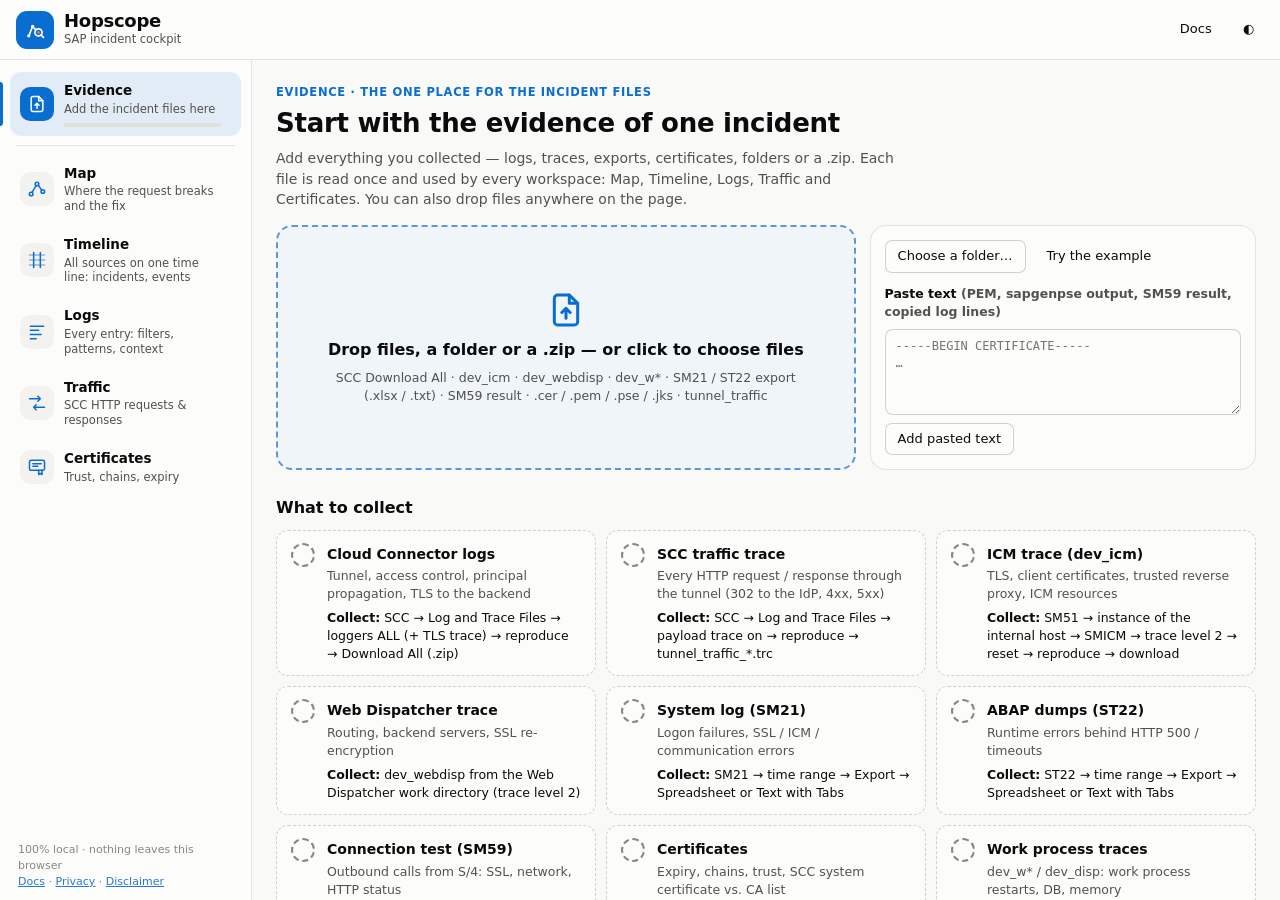
<file: index.html>
<!doctype html>
<html lang="en">
<head>
<meta charset="utf-8">
<meta name="viewport" content="width=device-width, initial-scale=1">
<title>Hopscope</title>
<meta name="description" content="Hopscope — SAP incident cockpit: drop the logs of one incident and see the hop where the request breaks.">
<link rel="icon" href="assets/img/hopscope.svg" type="image/svg+xml">
<meta property="og:title" content="Hopscope - SAP incident cockpit">
<meta property="og:description" content="Drop the logs of one SAP incident and see the hop where the request breaks. Runs in your browser; nothing is uploaded.">
<meta property="og:image" content="https://masnizar.github.io/hopscope/assets/img/cockpit-example.png">
<meta property="og:url" content="https://masnizar.github.io/hopscope/">
<meta name="twitter:card" content="summary_large_image">
<link rel="stylesheet" href="assets/css/app.css">
</head>
<body class="hs">
<header class="hs-top">
  <a class="hs-brand" href="index.html" aria-label="Hopscope — start page">
    <span class="brand-mark" aria-hidden="true">
      <svg viewBox="0 0 24 24" width="22" height="22"><path d="M5.2 18.4 9.4 8.2l3.6 3.7" fill="none" stroke="currentColor" stroke-width="1.8" stroke-linecap="round" stroke-linejoin="round"/><circle cx="5.2" cy="18.4" r="1.8" fill="currentColor"/><circle cx="9.4" cy="8.2" r="1.8" fill="currentColor"/><circle cx="15.8" cy="14.6" r="3.9" fill="none" stroke="currentColor" stroke-width="1.8"/><circle cx="15.8" cy="14.6" r="1.5" fill="#ff6b6b"/><path d="m18.6 17.4 2.6 2.6" stroke="currentColor" stroke-width="2" stroke-linecap="round"/></svg>
    </span>
    <span class="hs-name-wrap"><b class="hs-name">Hopscope</b><span class="hs-tag">SAP incident cockpit</span></span>
  </a>
  <button class="hs-verdict" id="verdict" type="button" hidden></button>
  <div class="hs-incident" id="incident" hidden></div>
  <span class="spacer"></span>
  <div class="hs-actions">
    <button class="btn ghost" id="btnNew" type="button" title="New incident — remove all loaded files" hidden><span class="hs-long">New incident</span><span class="hs-short">New</span></button>
    <a class="btn ghost" href="docs.html" style="text-decoration:none">Docs</a>
    <button class="btn ghost icon" id="btnTheme" type="button" title="Change theme" aria-label="Change theme">◐</button>
  </div>
  <input type="file" id="inputFiles" multiple hidden>
  <input type="file" id="inputFolder" webkitdirectory multiple hidden>
</header>

<div class="hs-body">
  <nav class="hs-rail" id="rail" aria-label="Workspaces"></nav>
  <main class="hs-main" id="stage">
    <div class="hs-status" id="status" role="status" hidden></div>
    <section class="hs-evidence" id="evidence" hidden></section>
  </main>
</div>

<div class="hs-drop" id="drop" hidden>
  <div class="hs-drop-box">
    <svg viewBox="0 0 24 24" width="44" height="44" aria-hidden="true"><path d="M12 15V4m0 0-4 4m4-4 4 4M5 15v3a2 2 0 0 0 2 2h10a2 2 0 0 0 2-2v-3" stroke="currentColor" stroke-width="1.6" fill="none" stroke-linecap="round" stroke-linejoin="round"/></svg>
    <b>Drop to add to the incident</b>
    <span>Logs, traces, SM21 / ST22 / SM59 exports, certificates, folders or a .zip — read once, sent to every workspace, never leaves this browser.</span>
  </div>
</div>

<script src="assets/js/core/engine.js"></script>
<script src="assets/js/core/widgets.js"></script>
<script src="assets/js/core/tables.js"></script>
<script src="assets/js/core/x509.js"></script>
<script src="assets/js/core/sapkernel.js"></script>
<script src="assets/js/modules/scc.js"></script>
<script src="assets/js/modules/icm.js"></script>
<script src="assets/js/modules/wdp.js"></script>
<script src="assets/js/tools/certs.js"></script>
<script src="assets/js/tools/correlate.js"></script>
<script src="assets/js/tools/landscape.js"></script>
<script src="assets/js/tools/landscape-ui.js"></script>
<script src="assets/js/cockpit.js"></script>
</body>
</html>
</file>
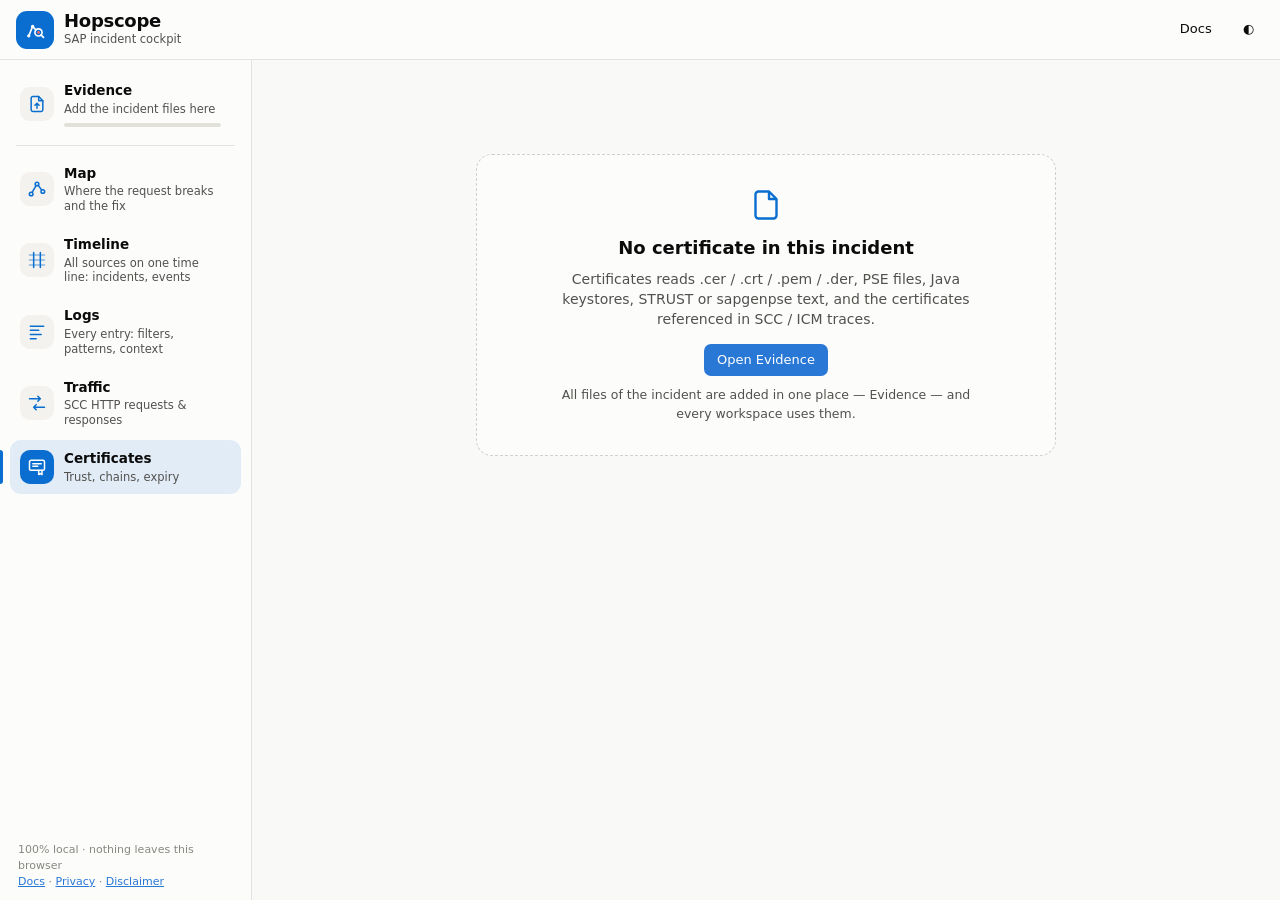
<file: certificates.html>
<!doctype html>
<html lang="en">
<head>
<meta charset="utf-8">
<meta name="viewport" content="width=device-width, initial-scale=1">
<title>Hopscope · Certificates</title>
<meta name="hopscope-view" content="certs">
<link rel="icon" href="assets/img/hopscope.svg" type="image/svg+xml">
<link rel="stylesheet" href="assets/css/app.css">
</head>
<body>
<header class="topbar">
  <div class="brand">
    <span class="brand-mark" aria-hidden="true">
      <svg viewBox="0 0 24 24" width="22" height="22"><path d="M5.2 18.4 9.4 8.2l3.6 3.7" fill="none" stroke="currentColor" stroke-width="1.8" stroke-linecap="round" stroke-linejoin="round"/><circle cx="5.2" cy="18.4" r="1.8" fill="currentColor"/><circle cx="9.4" cy="8.2" r="1.8" fill="currentColor"/><circle cx="15.8" cy="14.6" r="3.9" fill="none" stroke="currentColor" stroke-width="1.8"/><circle cx="15.8" cy="14.6" r="1.5" fill="#ff6b6b"/><path d="m18.6 17.4 2.6 2.6" stroke="currentColor" stroke-width="2" stroke-linecap="round"/></svg>
    </span>
    <div>
      <div class="brand-title">Hopscope</div>
      <div class="brand-sub">Certificates — PSE, CRT, CER, PEM, P7B · 100% local</div>
    </div>
  </div>
  <nav class="toolnav" aria-label="Workspace">
    <a href="index.html">Cockpit</a>
    <a href="landscape.html">Map</a>
    <a href="log-analyzer.html">Logs</a>
    <a href="scc-traffic.html">Traffic</a>
    <a href="correlation.html">Timeline</a>
    <a href="certificates.html" class="active" aria-current="page">Certificates</a>
  </nav>
  <div class="topbar-actions">
    <button class="btn" id="btnAdd" hidden>+ Add files</button>
    <button class="btn" id="btnPem" hidden title="All certificates in one PEM file">Download PEM bundle</button>
    <button class="btn" id="btnCsv" hidden>Export CSV</button>
    <button class="btn" id="btnReport" hidden>Export report (.md)</button>
    <button class="btn ghost" id="btnReset" hidden>Reset</button>
    <button class="btn ghost icon" id="btnTheme" title="Change theme" aria-label="Change theme">◐</button>
  </div>
</header>

<main>
  <section id="loader" class="loader">
    <div>
      <div class="dropzone" id="dropzone" tabindex="0">
        <div class="dz-icon" aria-hidden="true">
          <svg viewBox="0 0 24 24" width="40" height="40"><path d="M12 15V4m0 0-4 4m4-4 4 4M5 15v3a2 2 0 0 0 2 2h10a2 2 0 0 0 2-2v-3" stroke="currentColor" stroke-width="1.6" fill="none" stroke-linecap="round" stroke-linejoin="round"/></svg>
        </div>
        <h1>Drop certificates or PSE files here</h1>
        <p class="muted"><b>.pse</b> (SAPSSLS, SAPSSLC, SAPSSLA, SAPSYS, SAPSRV, …), <b>.crt / .cer / .der / .pem</b>, <b>.p7b</b> bundles, Java keystores (<b>.jks / .ks</b> — Cloud Connector, AS Java), sapgenpse / openssl output (.txt), <b>dev_icm / dev_webdisp</b> traces (certificate subject / issuer / serial seen in handshakes), Cloud Connector <b>scc_core.trc</b> with TLS trace — or a .zip of the <code>sec</code> directory / the SCC log download.</p>
        <div class="dz-buttons">
          <button class="btn primary" id="btnPickFiles">Choose files…</button>
          <button class="btn" id="btnPickFolder">Choose folder…</button>
        </div>
        <input type="file" id="inputFiles" multiple hidden>
        <input type="file" id="inputFolder" webkitdirectory multiple hidden>
        <p class="status" id="status" role="status"></p>
      </div>
      <div class="card" style="margin-top:14px">
        <h2>…or paste certificates</h2>
        <textarea id="pasteBox" rows="6" placeholder="-----BEGIN CERTIFICATE-----&#10;…&#10;-----END CERTIFICATE-----&#10;&#10;or the output of: sapgenpse maintain_pk -l -p SAPSSLC.pse"></textarea>
        <div style="margin-top:8px"><button class="btn primary" id="btnPaste">Analyze pasted text</button></div>
      </div>
    </div>
    <div class="guide-preview">
      <h2>Where to get the certificates</h2>
      <ul class="guide-list">
        <li><b class="k">PSE files</b><span>ABAP: <code>/usr/sap/&lt;SID&gt;/&lt;INSTANCE&gt;/sec</code> (SAPSSLS.pse = SSL server Standard, SAPSSLC.pse = SSL client Standard, SAPSSLA.pse = SSL client Anonymous, SAPSYS.pse = System PSE, SAPSNCS.pse = SNC). Web Dispatcher: its <code>sec</code> directory. Download via AL11 / CG3Y or copy from the OS.</span></li>
        <li><b class="k">PSE content</b><span>Certificates are read when the PSE stores them unencrypted. If none are found, export them from STRUST or run <code>sapgenpse maintain_pk -l -p &lt;pse&gt;</code> and <code>sapgenpse get_my_name -v -p &lt;pse&gt;</code> and load the output text.</span></li>
        <li><b class="k">STRUST export</b><span>STRUST → select PSE → double-click a certificate → <b>Export certificate</b> (Base64 or binary). Own certificate: <b>Certificate → Export</b>.</span></li>
        <li><b class="k">Traces</b><span>SMICM → trace level 2–3 → reproduce → <code>dev_icm</code> (Web Dispatcher: <code>dev_webdisp</code>). The certificate references (<code>Subject DN / Issuer DN / SerialNum</code>, CCL error blocks) are matched by issuer + serial number to the loaded PSE / certificate files.</span></li>
        <li><b class="k">Cloud Connector</b><span>Configuration → On Premise → System Certificate / CA Certificate → download (<code>sys_cert.der</code>, <code>ca_cert.der</code>). With the TLS trace on (Log and Trace Files), <code>scc_core.trc</code> shows the backend server certificate and the CA list it accepts for client certificates — load both to see whether the backend accepts the system certificate.</span></li>
        <li><b class="k">Partner certificates</b><span>Browser (padlock → certificate → export) or <code>openssl s_client -connect host:443 -showcerts</code> → save the PEM blocks to a file.</span></li>
        <li><b class="k">Privacy</b><span>Only public certificates are read; private keys are never extracted. Everything stays in this browser.</span></li>
      </ul>
    </div>
  </section>

  <section id="app" hidden>
    <div class="kpis" id="kpis"></div>

    <div class="filters">
      <label class="field-inline">Reference date <input type="date" id="optRef"></label>
      <label class="field-inline">Host name check <input type="text" id="optHost" placeholder="e.g. erp.example.com"></label>
      <input type="search" id="optQ" placeholder="Filter certificates (CN, issuer, SAN, PSE, serial)…">
    </div>

    <div class="card">
      <div class="card-head"><h2>Findings <span class="count" id="cntFind"></span></h2></div>
      <div id="findings"></div>
    </div>

    <div class="card" style="margin-top:14px" id="trustCard">
      <div class="card-head"><h2>Trust check</h2><span class="spacer"></span>
        <label class="field-inline">Trust store (PSE certificate list) <select id="optStore"></select></label>
      </div>
      <p class="muted small" style="margin:0 0 10px">Simulates whether the selected PSE accepts the other loaded certificates. For <b>SSSLERR_CLIENT_CERT_UNTRUSTED</b> choose the SSL server PSE of the HTTPS port (SAPSSLS.pse or the SSL server identity of the port) and load the client certificate (with its chain). For <b>SSSLERR_PEER_CERT_UNTRUSTED</b> choose the SSL client PSE (SAPSSLC / SAPSSLA / the SSL client identity of the SM59 destination) and load the server certificate of the target. Every link is checked down to the serial number: issuer name, key identifier (AKI ↔ SKI), issuer serial (AKI) and the signature itself.</p>
      <div id="trust"></div>
    </div>

    <div class="card" style="margin-top:14px" id="hsCard" hidden>
      <div class="card-head"><h2>Client certificate vs. CA list of the server</h2></div>
      <p class="muted small" style="margin:0 0 10px">From the Cloud Connector TLS trace (<code>scc_core.trc</code> with TLS trace on, or the availability check <code>SCCEndpointValidator</code>): the HTTPS backend asks for a client certificate and names the CAs it accepts (<b>Accepted certificate authorities</b> = the certificate list of its SSL server PSE). A client only sends a certificate issued by one of them, otherwise <b>"No client certificate available"</b>. For principal propagation the backend must receive the SCC system certificate, or it does not trust the Cloud Connector as reverse proxy. Load <code>scc_core.trc</code> together with <code>sys_cert.der</code> (Configuration → On Premise → System Certificate → download).</p>
      <div id="hsRes"></div>
    </div>

    <div class="card" style="margin-top:14px">
      <div class="card-head"><h2>Serial number lookup</h2></div>
      <p class="muted small" style="margin:0 0 10px">Serial number from STRUST, sapgenpse, an ICM / Web Dispatcher trace (<code>SerialNum =</code>), SM21 / security audit log, SAML / XML signature (decimal), openssl or a browser — any notation: hex with or without colons, leading zeros, decimal. Shows the certificate, its chain with the serial of every level, and certificates issued by a CA certificate with this serial.</p>
      <div class="filters" style="margin:0 0 10px">
        <input type="search" id="optSerial" placeholder="Serial, e.g. 0A:20:25:11:18:14:35:50 · 0a2025111814 · 7215939227226109264">
        <input type="search" id="optSerialIss" placeholder="Issuer (optional, part of the DN)">
      </div>
      <div id="serialRes"></div>
    </div>

    <div class="card" style="margin-top:14px">
      <div class="card-head"><h2>Logon ticket ACL check (STRUSTSSO2)</h2></div>
      <p class="muted small" style="margin:0 0 10px">ABAP systems (ECC / S/4HANA) accept logon / assertion tickets only from systems in the STRUSTSSO2 access control list — identified by <b>system ID, client, subject, issuer and serial number</b> of the issuing system's System PSE certificate. Paste the ACL rows (STRUSTSSO2 → Access Control List, or SE16 table <code>TWPSSO2ACL</code>, tab / "|" / ";" separated) and load the SAPSYS certificate(s) of the issuing system(s).</p>
      <textarea id="aclBox" rows="4" placeholder="ABC&#9;100&#9;CN=ABC, OU=I0020000001, OU=SAP Web AS, O=SAP Trust Community, C=DE&#9;CN=ABC, OU=I0020000001, OU=SAP Web AS, O=SAP Trust Community, C=DE&#9;20260101120000"></textarea>
      <div style="margin-top:8px"><button class="btn" id="btnAcl" type="button">Check ACL</button></div>
      <div id="aclRes" style="margin-top:10px"></div>
    </div>

    <div class="card" style="margin-top:14px">
      <div class="card-head"><h2>Validity timeline</h2><div class="legend" id="ganttLegend"></div></div>
      <div class="chart" id="gantt"></div>
      <div class="muted small" id="ganttNote"></div>
    </div>

    <div class="card" style="margin-top:14px">
      <div class="card-head"><h2>Certificates <span class="count" id="cntCerts"></span></h2></div>
      <div class="table-wrap"><table class="simple" id="certTable"></table></div>
    </div>

    <div class="two-col">
      <div class="card"><div class="card-head"><h2>Chains</h2></div><div id="chains"></div></div>
      <div class="card"><div class="card-head"><h2>Files</h2></div><div id="files"></div></div>
    </div>
  </section>
</main>

<div class="modal" id="modal" hidden>
  <div class="modal-box" role="dialog" aria-modal="true" aria-labelledby="modalTitle">
    <div class="modal-head"><h3 id="modalTitle"></h3><button class="btn ghost icon" id="modalClose" aria-label="Close">✕</button></div>
    <div class="modal-body" id="modalBody"></div>
  </div>
</div>
<div class="tooltip" id="tooltip" hidden></div>

<script src="assets/js/core/engine.js"></script>
<script src="assets/js/core/widgets.js"></script>
<script src="assets/js/core/tables.js"></script>
<script src="assets/js/core/x509.js"></script>
<script src="assets/js/tools/certs.js"></script>
<script src="assets/js/tools/certs-ui.js"></script>
</body>
</html>
</file>
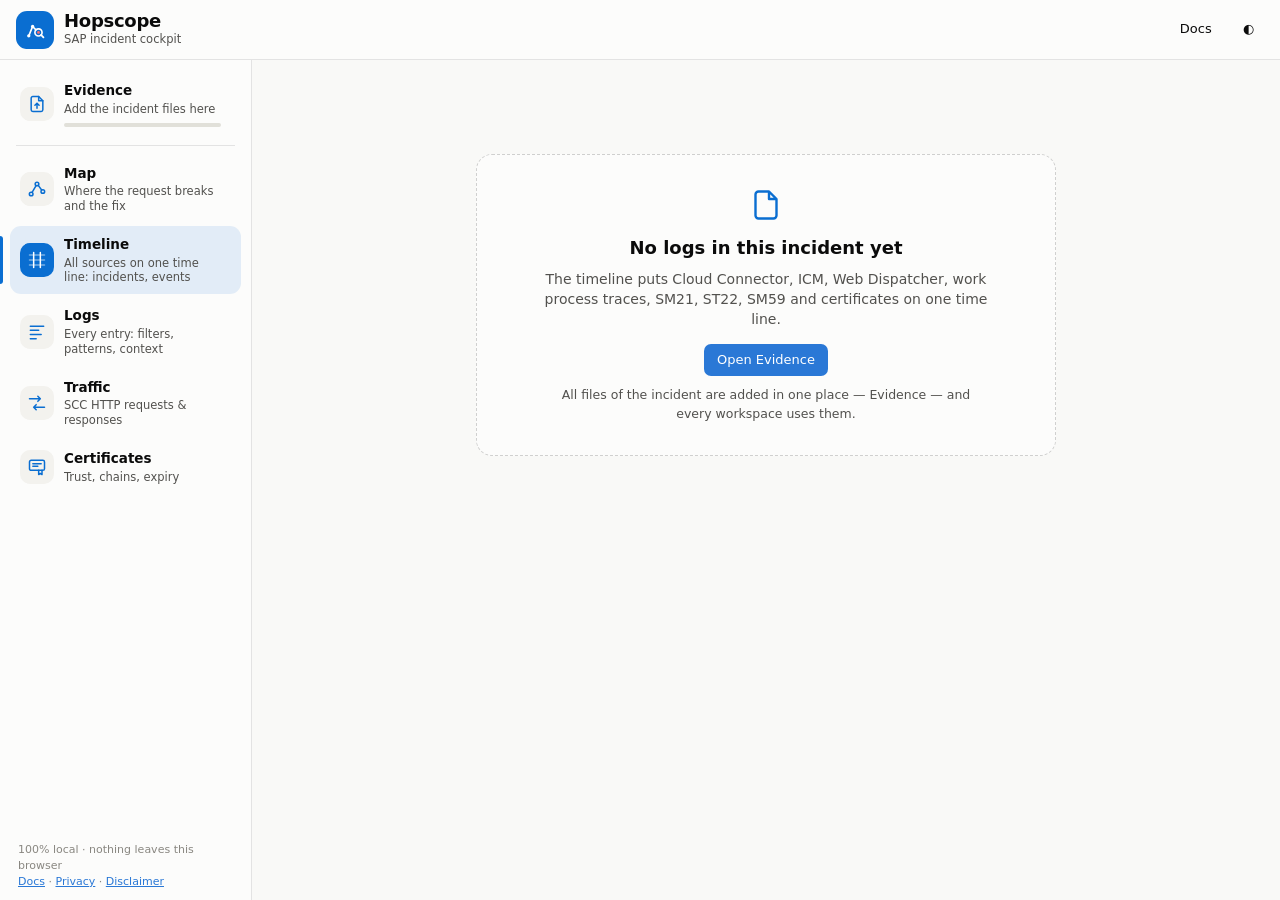
<file: correlation.html>
<!doctype html>
<html lang="en">
<head>
<meta charset="utf-8">
<meta name="viewport" content="width=device-width, initial-scale=1">
<title>Hopscope · Timeline</title>
<meta name="hopscope-view" content="timeline">
<link rel="icon" href="assets/img/hopscope.svg" type="image/svg+xml">
<link rel="stylesheet" href="assets/css/app.css">
</head>
<body>
<header class="topbar">
  <div class="brand">
    <span class="brand-mark" aria-hidden="true">
      <svg viewBox="0 0 24 24" width="22" height="22"><path d="M5.2 18.4 9.4 8.2l3.6 3.7" fill="none" stroke="currentColor" stroke-width="1.8" stroke-linecap="round" stroke-linejoin="round"/><circle cx="5.2" cy="18.4" r="1.8" fill="currentColor"/><circle cx="9.4" cy="8.2" r="1.8" fill="currentColor"/><circle cx="15.8" cy="14.6" r="3.9" fill="none" stroke="currentColor" stroke-width="1.8"/><circle cx="15.8" cy="14.6" r="1.5" fill="#ff6b6b"/><path d="m18.6 17.4 2.6 2.6" stroke="currentColor" stroke-width="2" stroke-linecap="round"/></svg>
    </span>
    <div>
      <div class="brand-title">Hopscope</div>
      <div class="brand-sub">Timeline — Cloud Connector, ICM, Web Dispatcher, SM21, ST22, SM59 &amp; STRUST on one time line</div>
    </div>
  </div>
  <nav class="toolnav" aria-label="Workspace">
    <a href="index.html">Cockpit</a>
    <a href="landscape.html">Map</a>
    <a href="log-analyzer.html">Logs</a>
    <a href="scc-traffic.html">Traffic</a>
    <a href="correlation.html" class="active" aria-current="page">Timeline</a>
    <a href="certificates.html">Certificates</a>
  </nav>
  <div class="topbar-actions">
    <button class="btn" id="btnAdd" hidden>+ Add files</button>
    <button class="btn" id="btnReport" hidden>Export report (.md)</button>
    <button class="btn ghost" id="btnReset" hidden>Reset</button>
    <button class="btn ghost icon" id="btnTheme" title="Change theme" aria-label="Change theme">◐</button>
  </div>
</header>

<main>
  <section id="loader" class="loader">
    <div class="dropzone" id="dropzone" tabindex="0">
      <div class="dz-icon" aria-hidden="true">
        <svg viewBox="0 0 24 24" width="40" height="40"><path d="M12 15V4m0 0-4 4m4-4 4 4M5 15v3a2 2 0 0 0 2 2h10a2 2 0 0 0 2-2v-3" stroke="currentColor" stroke-width="1.6" fill="none" stroke-linecap="round" stroke-linejoin="round"/></svg>
      </div>
      <h1>Drop all files of the incident here</h1>
      <p class="muted">dev_webdisp, dev_icm, dev_w*, dev_disp, SM21 / ST22 exports (.txt, .csv, .xlsx), SM59 test results, STRUST certificates (.cer/.crt/.pem or copied list), HTTP logs, Cloud Connector logs — or a .zip with all of them.</p>
      <div class="dz-buttons">
        <button class="btn primary" id="btnPickFiles">Choose files…</button>
        <button class="btn" id="btnPickFolder">Choose folder…</button>
      </div>
      <input type="file" id="inputFiles" multiple hidden>
      <input type="file" id="inputFolder" webkitdirectory multiple hidden>
      <p class="status" id="status" role="status"></p>
    </div>
    <div class="guide-preview">
      <h2>How to collect each source (same time range)</h2>
      <ul class="guide-list">
        <li><b class="k">Web Dispatcher</b><span><code>dev_webdisp</code> from the work directory of the Web Dispatcher instance (or web administration → Monitor → Trace).</span></li>
        <li><b class="k">ICM (SMICM)</b><span>SMICM → Goto → Trace Level → 2 (3 for TLS handshake details) → Goto → Trace File → Reset → reproduce → Goto → Trace File → Display All → save as local file, or <code>dev_icm</code> via AL11 / CG3Y. Any name containing <code>dev_icm</code> works (e.g. <code>DV1_dev_icm.txt</code>). Set the level back afterwards.</span></li>
        <li><b class="k">Cloud Connector</b><span>SCC UI → Configuration → Log And Trace Files → set the Cloud Connector loggers to <b>All</b> → reproduce → download <code>ljs_trace.log</code> / <code>scc_core</code> (or "Download All" as .zip) → reset the level. Backend requests, system mappings and principal propagation are only logged at that level.</span></li>
        <li><b class="k">Time zones</b><span>SCC logs in UTC, SAP traces in server time. The server offset is detected from the HTTP <code>Date: … GMT</code> headers in dev_icm / dev_webdisp and the SCC times are converted; override with "Server time zone".</span></li>
        <li><b class="k">dev_w* / dev_disp</b><span>SM50 → select work process → Administration → Trace → Display File (save), or AL11 → DIR_HOME.</span></li>
        <li><b class="k">SM21</b><span>Select the time range → list → <b>Export</b> → Spreadsheet (.xlsx) or Local File → Text with Tabs. Keep the column headers (Date, Time, Message Text, …).</span></li>
        <li><b class="k">ST22</b><span>Select the time range → dump list → <b>Export</b> → Spreadsheet or Text with Tabs (columns Date, Time, Runtime Error, Exception, Program, User…).</span></li>
        <li><b class="k">SM59</b><span>Connection Test of the destination → System → List → Save → Local File (or copy the result into a .txt file). Without a timestamp the file date is used.</span></li>
        <li><b class="k">STRUST</b><span>Double-click the certificate → Export (.crt/.cer/.pem), or copy the certificate details / <code>sapgenpse maintain_pk -l</code> output into a .txt file.</span></li>
        <li><b class="k">Privacy</b><span>Everything is processed locally in this browser.</span></li>
      </ul>
    </div>
  </section>

  <section id="app" hidden>
    <div class="card">
      <div class="card-head">
        <h2>Sources</h2>
        <span class="spacer"></span>
        <label class="field-inline">Correlation window
          <select id="optWindow">
            <option value="30">30 s</option><option value="60">1 min</option><option value="120" selected>2 min</option>
            <option value="300">5 min</option><option value="900">15 min</option><option value="3600">1 h</option>
          </select>
        </label>
        <label class="field-inline">Server time zone
          <select id="optTz" title="Time base = SAP server local time. Logs with an explicit zone (Cloud Connector: UTC) are converted to it."></select>
        </label>
        <label class="field-inline">Date format in exports
          <select id="optDate">
            <option value="auto">Auto</option><option value="DMY">DD.MM.YYYY</option><option value="MDY">MM/DD/YYYY</option><option value="YMD">YYYY-MM-DD</option>
          </select>
        </label>
      </div>
      <div class="table-wrap"><table class="simple" id="srcTable"></table></div>
      <p class="small" id="tzNote" style="margin:8px 0 0"></p>
      <p class="muted small" style="margin:4px 0 0" id="srcHint">Wrong source? Change it in the list. A single file in another time zone? Use “Shift (h)”.</p>
    </div>

    <div class="kpis" id="kpis" style="margin-top:14px"></div>

    <div class="card">
      <div class="card-head"><h2>Findings &amp; solutions <span class="count" id="cntFind"></span></h2><span class="spacer"></span><span class="muted small">for the selected time range · all sources</span></div>
      <div id="findings"></div>
    </div>

    <div class="card">
      <div class="card-head"><h2>Timeline</h2><div class="legend" id="laneLegend"></div></div>
      <div id="timeFilter" hidden></div>
      <div class="chart lanes" id="lanes"></div>
      <div class="muted small" id="lanesNote"></div>
    </div>

    <div class="card" style="margin-top:14px">
      <div class="card-head"><h2>Correlated incidents <span class="count" id="cntInc"></span></h2><span class="spacer"></span>
        <label class="field-inline">Sort <select id="optSort"><option value="score">Most significant</option><option value="time">Time</option></select></label>
      </div>
      <div id="incidents"></div>
    </div>

    <div class="two-col">
      <div class="card"><div class="card-head"><h2>Certificates (STRUST &amp; traces)</h2></div><div id="certs"></div></div>
      <div class="card"><div class="card-head"><h2>Connection tests (SM59)</h2></div><div id="tests"></div></div>
    </div>
    <div class="two-col">
      <div class="card"><div class="card-head"><h2>Top ABAP dumps (ST22)</h2></div><div id="topDumps"></div></div>
      <div class="card"><div class="card-head"><h2>Top error codes / messages</h2></div><div id="topCodes"></div></div>
    </div>

    <div class="card" style="margin-top:14px" id="eventsCard">
      <div class="card-head"><h2>All events</h2><span class="spacer"></span><span class="muted small" id="evCount"></span></div>
      <div class="filters" style="margin-bottom:8px">
        <div class="lvl-filter" id="evSrc"></div>
        <select id="evLevel" aria-label="Level"><option value="bad">WARN and worse</option><option value="err">ERROR only</option><option value="all">All events</option></select>
        <input type="search" id="evText" placeholder="Search events…">
        <button class="btn ghost" id="evClear">Clear</button>
      </div>
      <div class="chips" id="evChips"></div>
      <div class="table-wrap">
        <table class="log-table" id="evTable">
          <thead><tr><th class="c-time">Time</th><th class="c-src">Source</th><th class="c-lvl">Level</th><th class="c-logger">Code</th><th>Event</th></tr></thead>
          <tbody></tbody>
        </table>
      </div>
      <div class="viewer-bar" style="margin-top:8px"><span class="spacer"></span>
        <span class="pager"><button class="btn ghost" id="evPrev" aria-label="Previous page">‹</button><span id="evPage"></span><button class="btn ghost" id="evNext" aria-label="Next page">›</button></span>
      </div>
    </div>
  </section>
</main>

<div class="modal" id="modal" hidden>
  <div class="modal-box" role="dialog" aria-modal="true" aria-labelledby="modalTitle">
    <div class="modal-head"><h3 id="modalTitle"></h3><button class="btn ghost icon" id="modalClose" aria-label="Close">✕</button></div>
    <div class="modal-body" id="modalBody"></div>
  </div>
</div>
<div class="tooltip" id="tooltip" hidden></div>

<script src="assets/js/core/engine.js"></script>
<script src="assets/js/core/widgets.js"></script>
<script src="assets/js/core/tables.js"></script>
<script src="assets/js/core/x509.js"></script>
<script src="assets/js/core/sapkernel.js"></script>
<script src="assets/js/modules/scc.js"></script>
<script src="assets/js/modules/icm.js"></script>
<script src="assets/js/modules/wdp.js"></script>
<script src="assets/js/tools/certs.js"></script>
<script src="assets/js/tools/correlate.js"></script>
<script src="assets/js/tools/correlate-ui.js"></script>
</body>
</html>
</file>
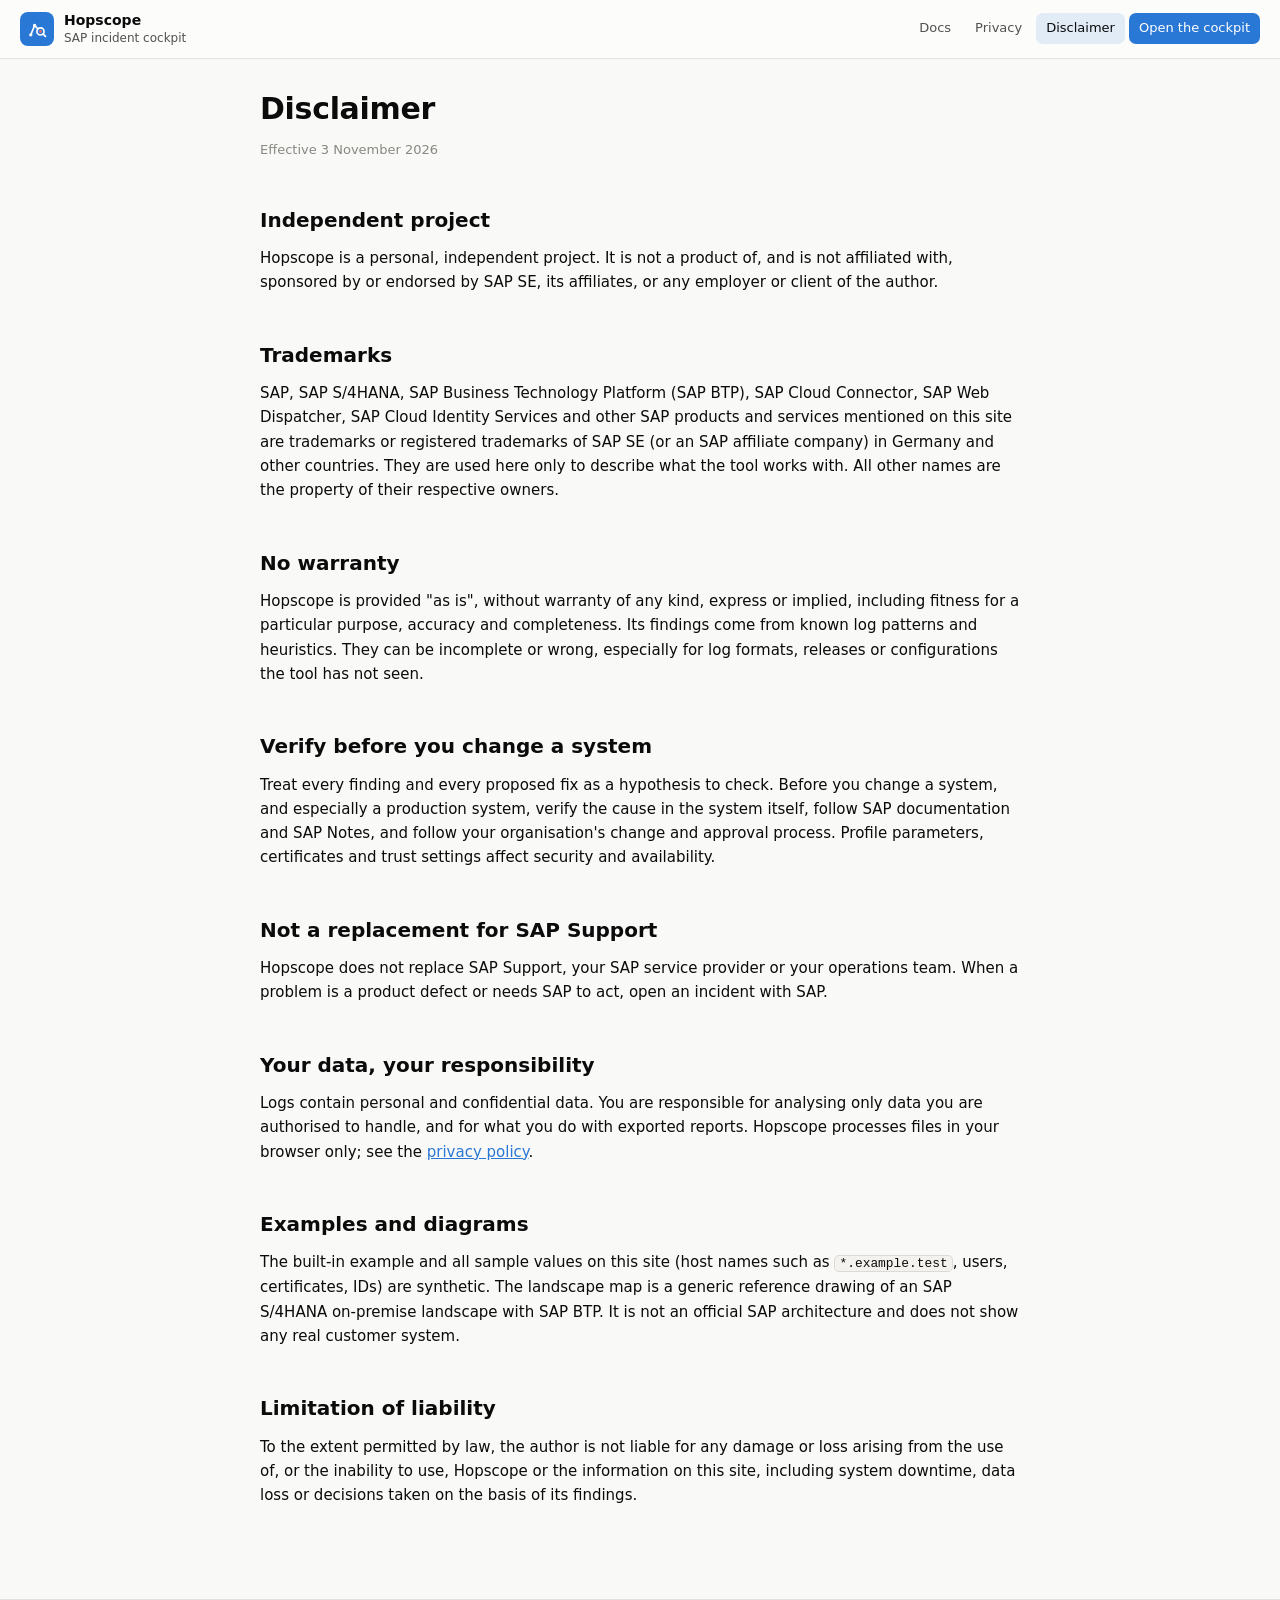
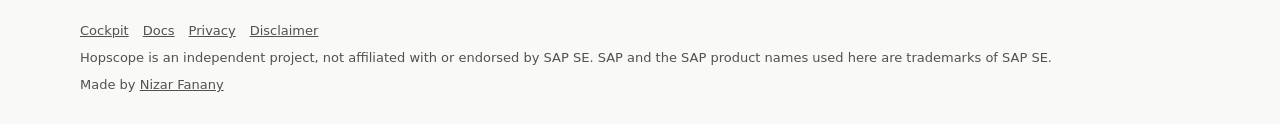
<file: disclaimer.html>
<!doctype html>
<html lang="en">
<head>
<meta charset="utf-8">
<meta name="viewport" content="width=device-width, initial-scale=1">
<title>Hopscope · Disclaimer</title>
<meta name="description" content="Hopscope is an independent project, not affiliated with SAP SE. Provided as is, without warranty; verify findings before changing a system.">
<link rel="icon" href="assets/img/hopscope.svg" type="image/svg+xml">
<link rel="stylesheet" href="assets/css/app.css">
<link rel="stylesheet" href="assets/css/site.css">
<script>try { var t = localStorage.getItem('sapts.theme'); if (t === 'light' || t === 'dark') document.documentElement.dataset.theme = t; } catch (e) {}</script>
</head>
<body class="site">
<header class="topbar">
  <a class="brand" href="index.html" style="color:inherit;text-decoration:none">
    <span class="brand-mark" aria-hidden="true">
      <svg viewBox="0 0 24 24" width="22" height="22"><path d="M5.2 18.4 9.4 8.2l3.6 3.7" fill="none" stroke="currentColor" stroke-width="1.8" stroke-linecap="round" stroke-linejoin="round"/><circle cx="5.2" cy="18.4" r="1.8" fill="currentColor"/><circle cx="9.4" cy="8.2" r="1.8" fill="currentColor"/><circle cx="15.8" cy="14.6" r="3.9" fill="none" stroke="currentColor" stroke-width="1.8"/><circle cx="15.8" cy="14.6" r="1.5" fill="#ff6b6b"/><path d="m18.6 17.4 2.6 2.6" stroke="currentColor" stroke-width="2" stroke-linecap="round"/></svg>
    </span>
    <div><div class="brand-title">Hopscope</div><div class="brand-sub">SAP incident cockpit</div></div>
  </a>
  <nav class="site-nav" aria-label="Site">
    <a href="docs.html">Docs</a>
    <a href="privacy.html">Privacy</a>
    <a href="disclaimer.html" aria-current="page">Disclaimer</a>
    <a class="primary" href="index.html">Open the cockpit</a>
  </nav>
</header>

<main>
  <article class="prose" style="margin:0 auto">
    <h1>Disclaimer</h1>
    <p class="meta">Effective 3 November 2026</p>

    <h2>Independent project</h2>
    <p>Hopscope is a personal, independent project. It is not a product of, and is not affiliated with, sponsored by or endorsed by SAP SE, its affiliates, or any employer or client of the author.</p>

    <h2>Trademarks</h2>
    <p>SAP, SAP S/4HANA, SAP Business Technology Platform (SAP BTP), SAP Cloud Connector, SAP Web Dispatcher, SAP Cloud Identity Services and other SAP products and services mentioned on this site are trademarks or registered trademarks of SAP SE (or an SAP affiliate company) in Germany and other countries. They are used here only to describe what the tool works with. All other names are the property of their respective owners.</p>

    <h2>No warranty</h2>
    <p>Hopscope is provided "as is", without warranty of any kind, express or implied, including fitness for a particular purpose, accuracy and completeness. Its findings come from known log patterns and heuristics. They can be incomplete or wrong, especially for log formats, releases or configurations the tool has not seen.</p>

    <h2>Verify before you change a system</h2>
    <p>Treat every finding and every proposed fix as a hypothesis to check. Before you change a system, and especially a production system, verify the cause in the system itself, follow SAP documentation and SAP Notes, and follow your organisation's change and approval process. Profile parameters, certificates and trust settings affect security and availability.</p>

    <h2>Not a replacement for SAP Support</h2>
    <p>Hopscope does not replace SAP Support, your SAP service provider or your operations team. When a problem is a product defect or needs SAP to act, open an incident with SAP.</p>

    <h2>Your data, your responsibility</h2>
    <p>Logs contain personal and confidential data. You are responsible for analysing only data you are authorised to handle, and for what you do with exported reports. Hopscope processes files in your browser only; see the <a href="privacy.html">privacy policy</a>.</p>

    <h2>Examples and diagrams</h2>
    <p>The built-in example and all sample values on this site (host names such as <code>*.example.test</code>, users, certificates, IDs) are synthetic. The landscape map is a generic reference drawing of an SAP S/4HANA on-premise landscape with SAP BTP. It is not an official SAP architecture and does not show any real customer system.</p>

    <h2>Limitation of liability</h2>
    <p>To the extent permitted by law, the author is not liable for any damage or loss arising from the use of, or the inability to use, Hopscope or the information on this site, including system downtime, data loss or decisions taken on the basis of its findings.</p>
  </article>
</main>
<footer class="site-foot"><div class="in">
  <nav aria-label="Site"><a href="index.html">Cockpit</a><a href="docs.html">Docs</a><a href="privacy.html">Privacy</a><a href="disclaimer.html">Disclaimer</a></nav>
  <p>Hopscope is an independent project, not affiliated with or endorsed by SAP SE. SAP and the SAP product names used here are trademarks of SAP SE.</p>
  <p>Made by <a href="https://www.linkedin.com/in/nizarfanany" rel="author">Nizar Fanany</a></p>
</div></footer>
</body>
</html>
</file>
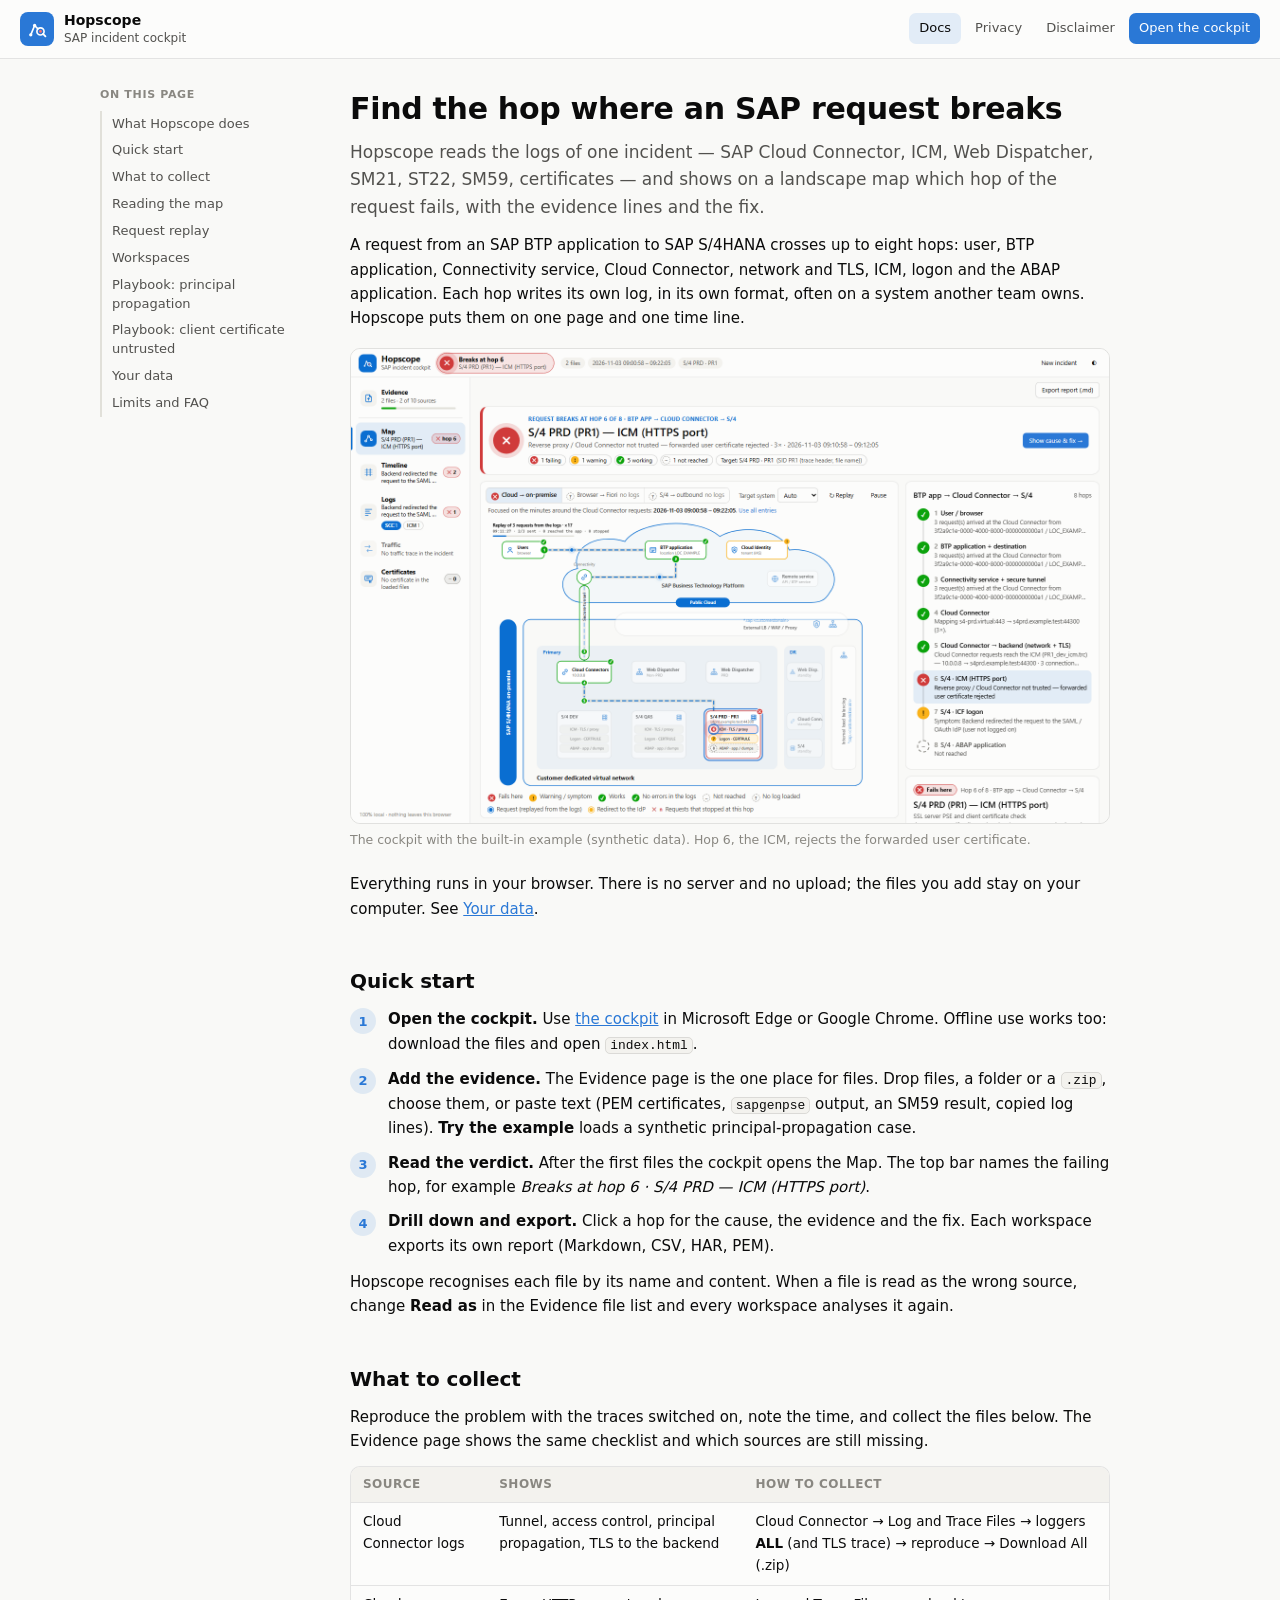
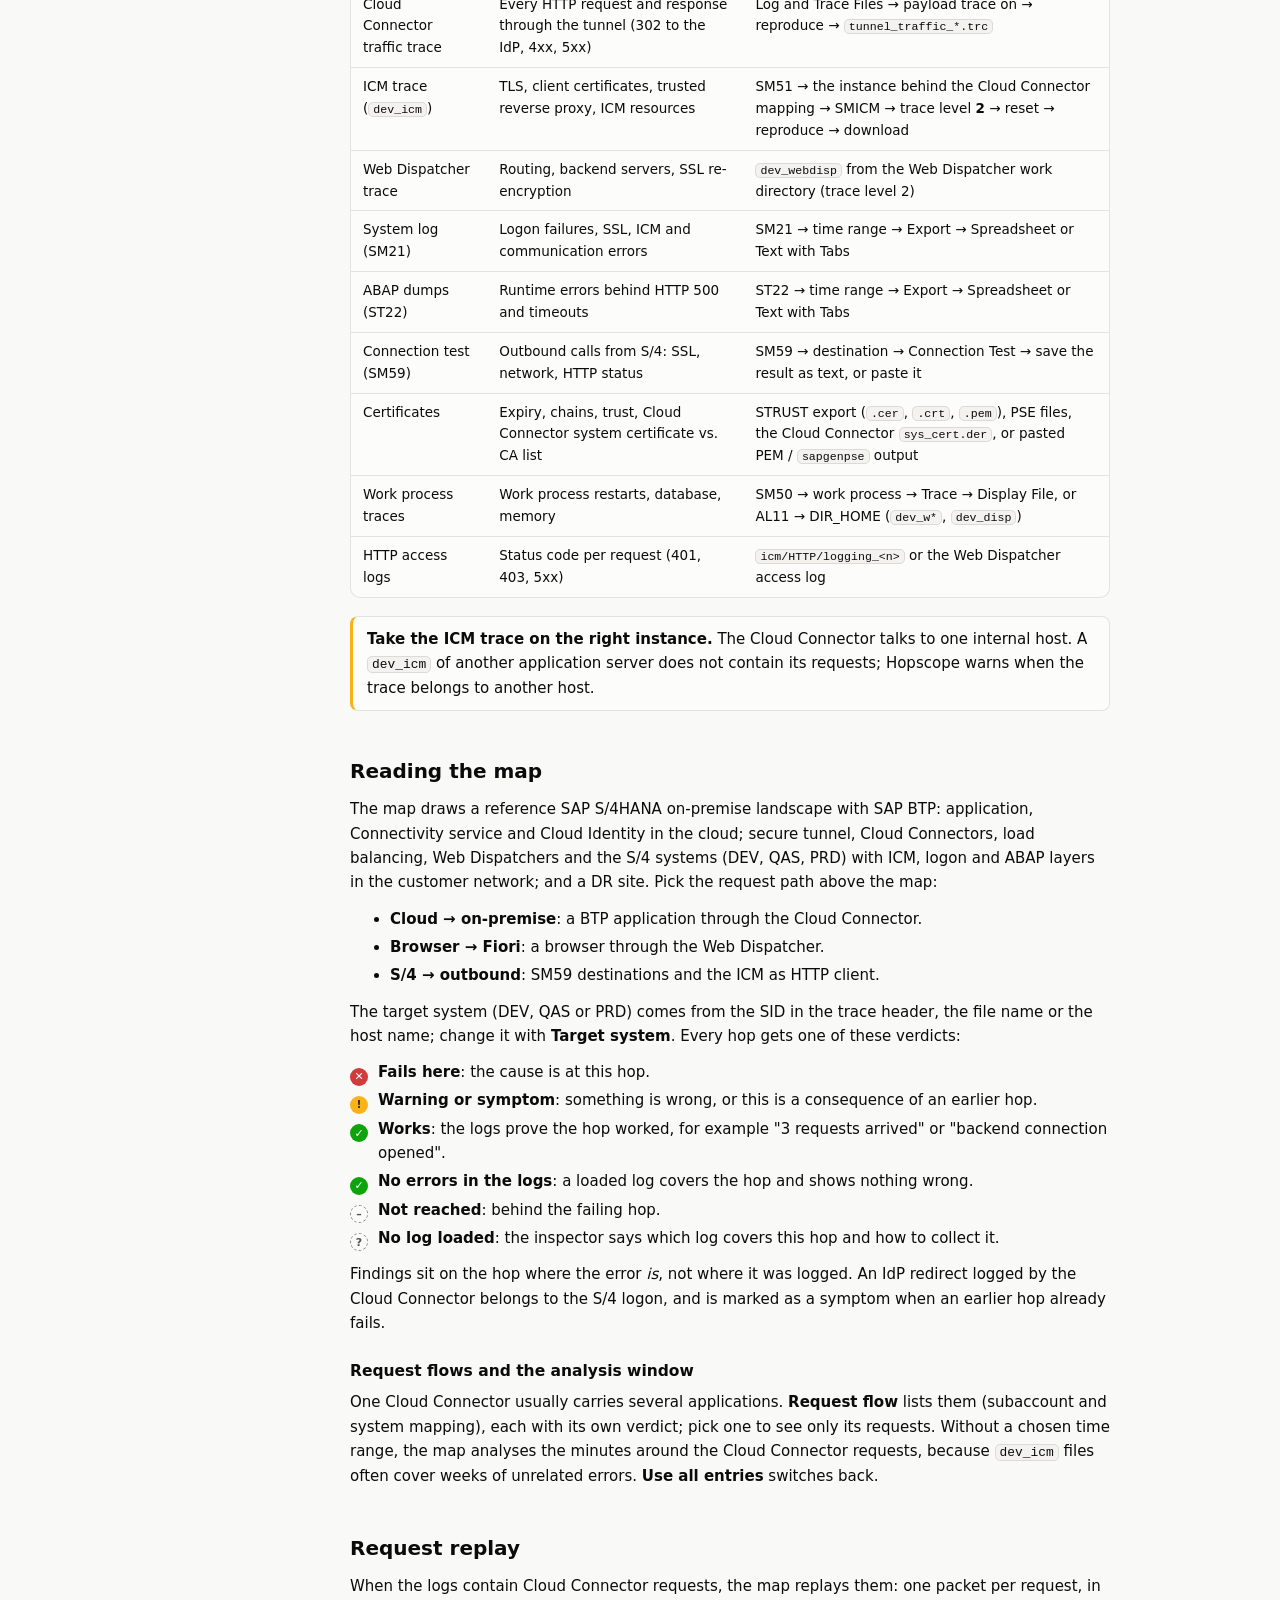
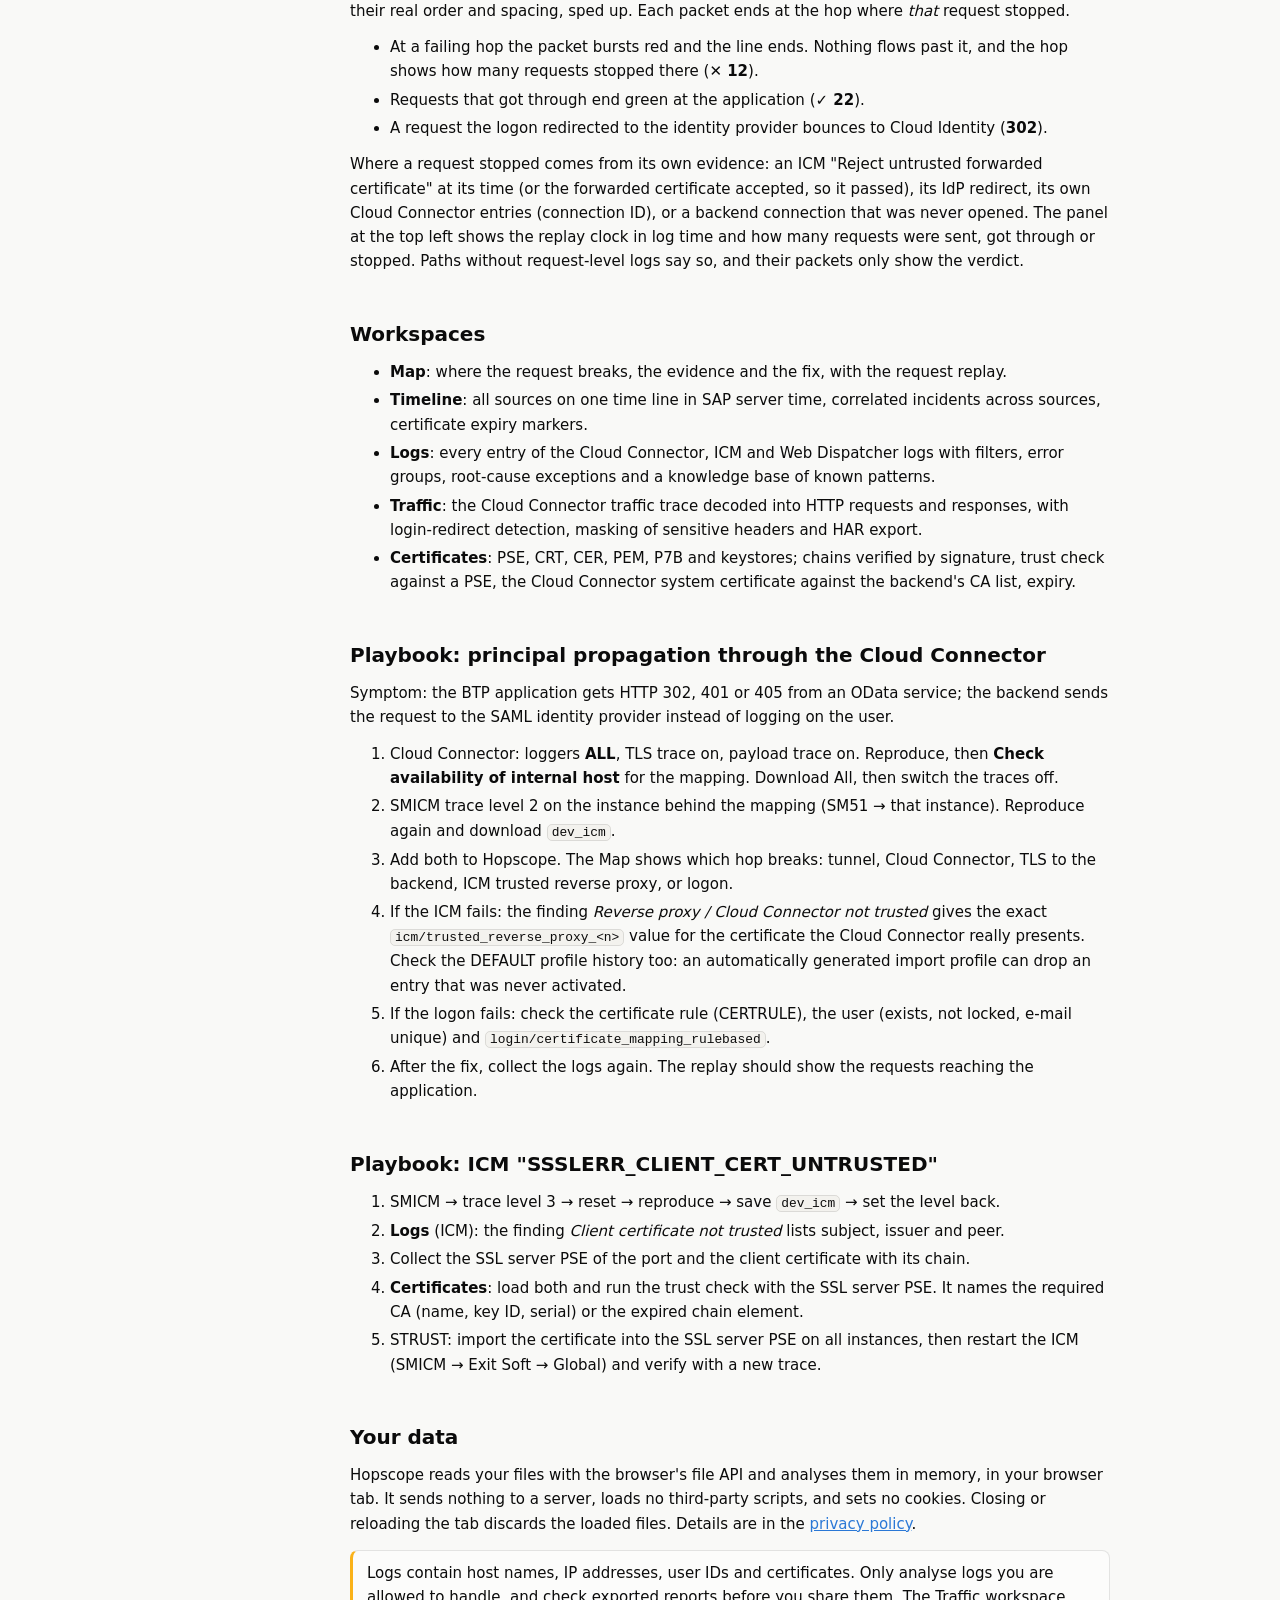
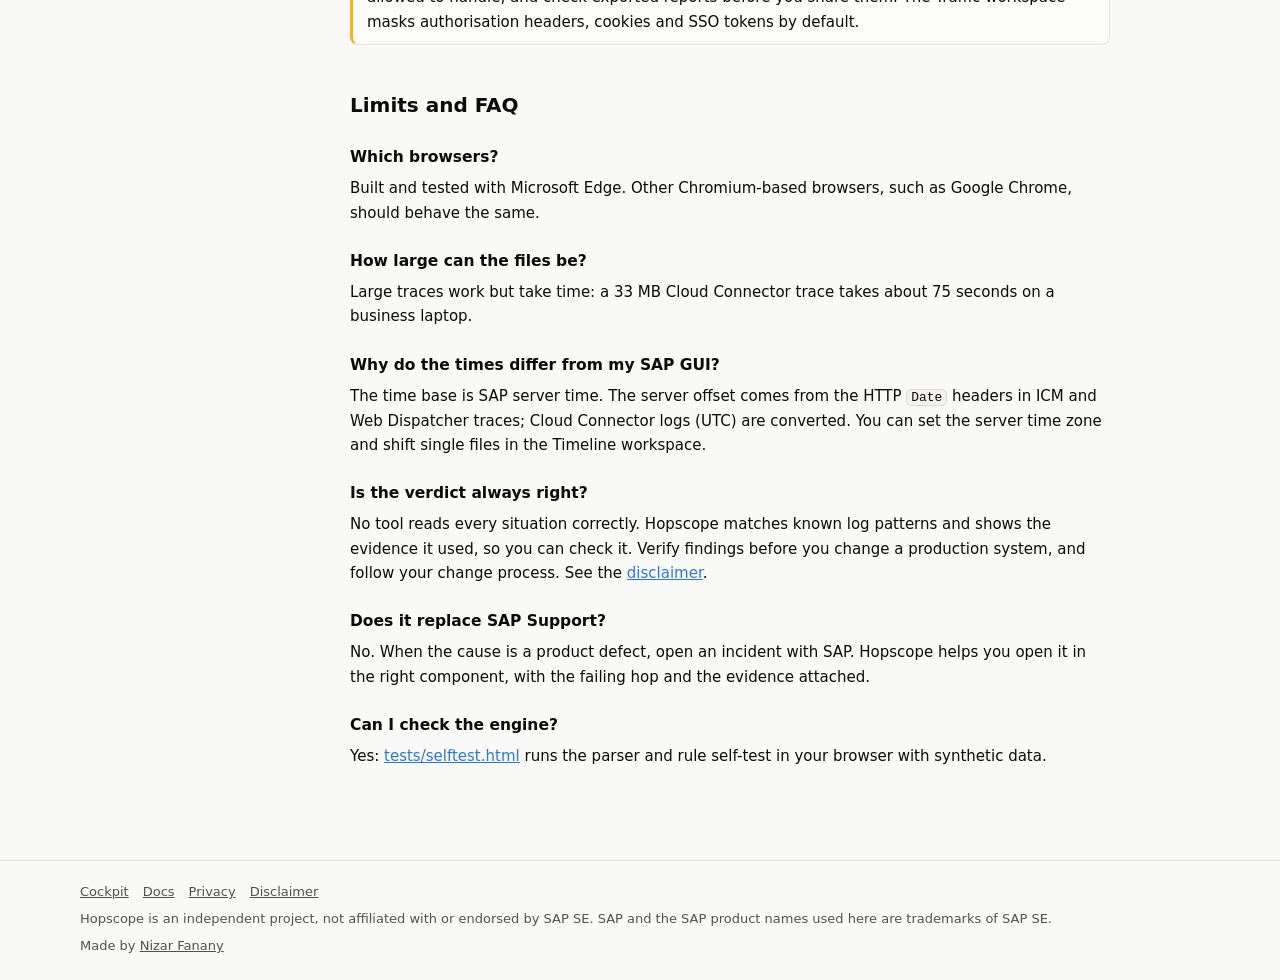
<file: docs.html>
<!doctype html>
<html lang="en">
<head>
<meta charset="utf-8">
<meta name="viewport" content="width=device-width, initial-scale=1">
<title>Hopscope · Docs</title>
<meta name="description" content="How to use Hopscope: which SAP logs to collect, how to read the landscape map and the request replay, and playbooks for principal propagation and ICM certificate errors.">
<link rel="icon" href="assets/img/hopscope.svg" type="image/svg+xml">
<link rel="stylesheet" href="assets/css/app.css">
<link rel="stylesheet" href="assets/css/site.css">
<script>try { var t = localStorage.getItem('sapts.theme'); if (t === 'light' || t === 'dark') document.documentElement.dataset.theme = t; } catch (e) {}</script>
</head>
<body class="site">
<header class="topbar">
  <a class="brand" href="index.html" style="color:inherit;text-decoration:none">
    <span class="brand-mark" aria-hidden="true">
      <svg viewBox="0 0 24 24" width="22" height="22"><path d="M5.2 18.4 9.4 8.2l3.6 3.7" fill="none" stroke="currentColor" stroke-width="1.8" stroke-linecap="round" stroke-linejoin="round"/><circle cx="5.2" cy="18.4" r="1.8" fill="currentColor"/><circle cx="9.4" cy="8.2" r="1.8" fill="currentColor"/><circle cx="15.8" cy="14.6" r="3.9" fill="none" stroke="currentColor" stroke-width="1.8"/><circle cx="15.8" cy="14.6" r="1.5" fill="#ff6b6b"/><path d="m18.6 17.4 2.6 2.6" stroke="currentColor" stroke-width="2" stroke-linecap="round"/></svg>
    </span>
    <div><div class="brand-title">Hopscope</div><div class="brand-sub">SAP incident cockpit</div></div>
  </a>
  <nav class="site-nav" aria-label="Site">
    <a href="docs.html" aria-current="page">Docs</a>
    <a href="privacy.html">Privacy</a>
    <a href="disclaimer.html">Disclaimer</a>
    <a class="primary" href="index.html">Open the cockpit</a>
  </nav>
</header>

<main>
  <div class="doc-grid">
    <nav class="toc" aria-label="On this page">
      <b>On this page</b>
      <a href="#what">What Hopscope does</a>
      <a href="#start">Quick start</a>
      <a href="#collect">What to collect</a>
      <a href="#map">Reading the map</a>
      <a href="#replay">Request replay</a>
      <a href="#workspaces">Workspaces</a>
      <a href="#playbook-pp">Playbook: principal propagation</a>
      <a href="#playbook-cert">Playbook: client certificate untrusted</a>
      <a href="#privacy">Your data</a>
      <a href="#limits">Limits and FAQ</a>
    </nav>

    <article class="prose">
      <h1 id="what">Find the hop where an SAP request breaks</h1>
      <p class="lead">Hopscope reads the logs of one incident — SAP Cloud Connector, ICM, Web Dispatcher, SM21, ST22, SM59, certificates — and shows on a landscape map which hop of the request fails, with the evidence lines and the fix.</p>
      <p>A request from an SAP BTP application to SAP S/4HANA crosses up to eight hops: user, BTP application, Connectivity service, Cloud Connector, network and TLS, ICM, logon and the ABAP application. Each hop writes its own log, in its own format, often on a system another team owns. Hopscope puts them on one page and one time line.</p>
      <figure>
        <img src="assets/img/cockpit-example.png" width="1600" height="1000" alt="The Hopscope cockpit with the built-in example: the landscape map marks hop 6, the ICM of the S/4 PRD system, as the failing hop; the hop list on the right explains each hop.">
        <figcaption>The cockpit with the built-in example (synthetic data). Hop 6, the ICM, rejects the forwarded user certificate.</figcaption>
      </figure>
      <p>Everything runs in your browser. There is no server and no upload; the files you add stay on your computer. See <a href="#privacy">Your data</a>.</p>

      <h2 id="start">Quick start</h2>
      <ol class="steps">
        <li><b>Open the cockpit.</b> Use <a href="index.html">the cockpit</a> in Microsoft Edge or Google Chrome. Offline use works too: download the files and open <code>index.html</code>.</li>
        <li><b>Add the evidence.</b> The Evidence page is the one place for files. Drop files, a folder or a <code>.zip</code>, choose them, or paste text (PEM certificates, <code>sapgenpse</code> output, an SM59 result, copied log lines). <b>Try the example</b> loads a synthetic principal-propagation case.</li>
        <li><b>Read the verdict.</b> After the first files the cockpit opens the Map. The top bar names the failing hop, for example <i>Breaks at hop 6 · S/4 PRD — ICM (HTTPS port)</i>.</li>
        <li><b>Drill down and export.</b> Click a hop for the cause, the evidence and the fix. Each workspace exports its own report (Markdown, CSV, HAR, PEM).</li>
      </ol>
      <p>Hopscope recognises each file by its name and content. When a file is read as the wrong source, change <b>Read as</b> in the Evidence file list and every workspace analyses it again.</p>

      <h2 id="collect">What to collect</h2>
      <p>Reproduce the problem with the traces switched on, note the time, and collect the files below. The Evidence page shows the same checklist and which sources are still missing.</p>
      <div class="tbl"><table>
        <thead><tr><th>Source</th><th>Shows</th><th>How to collect</th></tr></thead>
        <tbody>
          <tr><td>Cloud Connector logs</td><td>Tunnel, access control, principal propagation, TLS to the backend</td><td>Cloud Connector → Log and Trace Files → loggers <b>ALL</b> (and TLS trace) → reproduce → Download All (.zip)</td></tr>
          <tr><td>Cloud Connector traffic trace</td><td>Every HTTP request and response through the tunnel (302 to the IdP, 4xx, 5xx)</td><td>Log and Trace Files → payload trace on → reproduce → <code>tunnel_traffic_*.trc</code></td></tr>
          <tr><td>ICM trace (<code>dev_icm</code>)</td><td>TLS, client certificates, trusted reverse proxy, ICM resources</td><td>SM51 → the instance behind the Cloud Connector mapping → SMICM → trace level <b>2</b> → reset → reproduce → download</td></tr>
          <tr><td>Web Dispatcher trace</td><td>Routing, backend servers, SSL re-encryption</td><td><code>dev_webdisp</code> from the Web Dispatcher work directory (trace level 2)</td></tr>
          <tr><td>System log (SM21)</td><td>Logon failures, SSL, ICM and communication errors</td><td>SM21 → time range → Export → Spreadsheet or Text with Tabs</td></tr>
          <tr><td>ABAP dumps (ST22)</td><td>Runtime errors behind HTTP 500 and timeouts</td><td>ST22 → time range → Export → Spreadsheet or Text with Tabs</td></tr>
          <tr><td>Connection test (SM59)</td><td>Outbound calls from S/4: SSL, network, HTTP status</td><td>SM59 → destination → Connection Test → save the result as text, or paste it</td></tr>
          <tr><td>Certificates</td><td>Expiry, chains, trust, Cloud Connector system certificate vs. CA list</td><td>STRUST export (<code>.cer</code>, <code>.crt</code>, <code>.pem</code>), PSE files, the Cloud Connector <code>sys_cert.der</code>, or pasted PEM / <code>sapgenpse</code> output</td></tr>
          <tr><td>Work process traces</td><td>Work process restarts, database, memory</td><td>SM50 → work process → Trace → Display File, or AL11 → DIR_HOME (<code>dev_w*</code>, <code>dev_disp</code>)</td></tr>
          <tr><td>HTTP access logs</td><td>Status code per request (401, 403, 5xx)</td><td><code>icm/HTTP/logging_&lt;n&gt;</code> or the Web Dispatcher access log</td></tr>
        </tbody>
      </table></div>
      <div class="note warn"><b>Take the ICM trace on the right instance.</b> The Cloud Connector talks to one internal host. A <code>dev_icm</code> of another application server does not contain its requests; Hopscope warns when the trace belongs to another host.</div>

      <h2 id="map">Reading the map</h2>
      <p>The map draws a reference SAP S/4HANA on-premise landscape with SAP BTP: application, Connectivity service and Cloud Identity in the cloud; secure tunnel, Cloud Connectors, load balancing, Web Dispatchers and the S/4 systems (DEV, QAS, PRD) with ICM, logon and ABAP layers in the customer network; and a DR site. Pick the request path above the map:</p>
      <ul>
        <li><b>Cloud → on-premise</b>: a BTP application through the Cloud Connector.</li>
        <li><b>Browser → Fiori</b>: a browser through the Web Dispatcher.</li>
        <li><b>S/4 → outbound</b>: SM59 destinations and the ICM as HTTP client.</li>
      </ul>
      <p>The target system (DEV, QAS or PRD) comes from the SID in the trace header, the file name or the host name; change it with <b>Target system</b>. Every hop gets one of these verdicts:</p>
      <ul class="status-list">
        <li><i class="st-fail">✕</i><span><b>Fails here</b>: the cause is at this hop.</span></li>
        <li><i class="st-warn">!</i><span><b>Warning or symptom</b>: something is wrong, or this is a consequence of an earlier hop.</span></li>
        <li><i class="st-ok">✓</i><span><b>Works</b>: the logs prove the hop worked, for example "3 requests arrived" or "backend connection opened".</span></li>
        <li><i class="st-ok">✓</i><span><b>No errors in the logs</b>: a loaded log covers the hop and shows nothing wrong.</span></li>
        <li><i class="st-none">–</i><span><b>Not reached</b>: behind the failing hop.</span></li>
        <li><i class="st-none">?</i><span><b>No log loaded</b>: the inspector says which log covers this hop and how to collect it.</span></li>
      </ul>
      <p>Findings sit on the hop where the error <i>is</i>, not where it was logged. An IdP redirect logged by the Cloud Connector belongs to the S/4 logon, and is marked as a symptom when an earlier hop already fails.</p>
      <h3>Request flows and the analysis window</h3>
      <p>One Cloud Connector usually carries several applications. <b>Request flow</b> lists them (subaccount and system mapping), each with its own verdict; pick one to see only its requests. Without a chosen time range, the map analyses the minutes around the Cloud Connector requests, because <code>dev_icm</code> files often cover weeks of unrelated errors. <b>Use all entries</b> switches back.</p>

      <h2 id="replay">Request replay</h2>
      <p>When the logs contain Cloud Connector requests, the map replays them: one packet per request, in their real order and spacing, sped up. Each packet ends at the hop where <i>that</i> request stopped.</p>
      <ul>
        <li>At a failing hop the packet bursts red and the line ends. Nothing flows past it, and the hop shows how many requests stopped there (<b>✕ 12</b>).</li>
        <li>Requests that got through end green at the application (<b>✓ 22</b>).</li>
        <li>A request the logon redirected to the identity provider bounces to Cloud Identity (<b>302</b>).</li>
      </ul>
      <p>Where a request stopped comes from its own evidence: an ICM "Reject untrusted forwarded certificate" at its time (or the forwarded certificate accepted, so it passed), its IdP redirect, its own Cloud Connector entries (connection ID), or a backend connection that was never opened. The panel at the top left shows the replay clock in log time and how many requests were sent, got through or stopped. Paths without request-level logs say so, and their packets only show the verdict.</p>

      <h2 id="workspaces">Workspaces</h2>
      <ul>
        <li><b>Map</b>: where the request breaks, the evidence and the fix, with the request replay.</li>
        <li><b>Timeline</b>: all sources on one time line in SAP server time, correlated incidents across sources, certificate expiry markers.</li>
        <li><b>Logs</b>: every entry of the Cloud Connector, ICM and Web Dispatcher logs with filters, error groups, root-cause exceptions and a knowledge base of known patterns.</li>
        <li><b>Traffic</b>: the Cloud Connector traffic trace decoded into HTTP requests and responses, with login-redirect detection, masking of sensitive headers and HAR export.</li>
        <li><b>Certificates</b>: PSE, CRT, CER, PEM, P7B and keystores; chains verified by signature, trust check against a PSE, the Cloud Connector system certificate against the backend's CA list, expiry.</li>
      </ul>

      <h2 id="playbook-pp">Playbook: principal propagation through the Cloud Connector</h2>
      <p>Symptom: the BTP application gets HTTP 302, 401 or 405 from an OData service; the backend sends the request to the SAML identity provider instead of logging on the user.</p>
      <ol>
        <li>Cloud Connector: loggers <b>ALL</b>, TLS trace on, payload trace on. Reproduce, then <b>Check availability of internal host</b> for the mapping. Download All, then switch the traces off.</li>
        <li>SMICM trace level 2 on the instance behind the mapping (SM51 → that instance). Reproduce again and download <code>dev_icm</code>.</li>
        <li>Add both to Hopscope. The Map shows which hop breaks: tunnel, Cloud Connector, TLS to the backend, ICM trusted reverse proxy, or logon.</li>
        <li>If the ICM fails: the finding <i>Reverse proxy / Cloud Connector not trusted</i> gives the exact <code>icm/trusted_reverse_proxy_&lt;n&gt;</code> value for the certificate the Cloud Connector really presents. Check the DEFAULT profile history too: an automatically generated import profile can drop an entry that was never activated.</li>
        <li>If the logon fails: check the certificate rule (CERTRULE), the user (exists, not locked, e-mail unique) and <code>login/certificate_mapping_rulebased</code>.</li>
        <li>After the fix, collect the logs again. The replay should show the requests reaching the application.</li>
      </ol>

      <h2 id="playbook-cert">Playbook: ICM "SSSLERR_CLIENT_CERT_UNTRUSTED"</h2>
      <ol>
        <li>SMICM → trace level 3 → reset → reproduce → save <code>dev_icm</code> → set the level back.</li>
        <li><b>Logs</b> (ICM): the finding <i>Client certificate not trusted</i> lists subject, issuer and peer.</li>
        <li>Collect the SSL server PSE of the port and the client certificate with its chain.</li>
        <li><b>Certificates</b>: load both and run the trust check with the SSL server PSE. It names the required CA (name, key ID, serial) or the expired chain element.</li>
        <li>STRUST: import the certificate into the SSL server PSE on all instances, then restart the ICM (SMICM → Exit Soft → Global) and verify with a new trace.</li>
      </ol>

      <h2 id="privacy">Your data</h2>
      <p>Hopscope reads your files with the browser's file API and analyses them in memory, in your browser tab. It sends nothing to a server, loads no third-party scripts, and sets no cookies. Closing or reloading the tab discards the loaded files. Details are in the <a href="privacy.html">privacy policy</a>.</p>
      <div class="note warn">Logs contain host names, IP addresses, user IDs and certificates. Only analyse logs you are allowed to handle, and check exported reports before you share them. The Traffic workspace masks authorisation headers, cookies and SSO tokens by default.</div>

      <h2 id="limits">Limits and FAQ</h2>
      <h3>Which browsers?</h3>
      <p>Built and tested with Microsoft Edge. Other Chromium-based browsers, such as Google Chrome, should behave the same.</p>
      <h3>How large can the files be?</h3>
      <p>Large traces work but take time: a 33 MB Cloud Connector trace takes about 75 seconds on a business laptop.</p>
      <h3>Why do the times differ from my SAP GUI?</h3>
      <p>The time base is SAP server time. The server offset comes from the HTTP <code>Date</code> headers in ICM and Web Dispatcher traces; Cloud Connector logs (UTC) are converted. You can set the server time zone and shift single files in the Timeline workspace.</p>
      <h3>Is the verdict always right?</h3>
      <p>No tool reads every situation correctly. Hopscope matches known log patterns and shows the evidence it used, so you can check it. Verify findings before you change a production system, and follow your change process. See the <a href="disclaimer.html">disclaimer</a>.</p>
      <h3>Does it replace SAP Support?</h3>
      <p>No. When the cause is a product defect, open an incident with SAP. Hopscope helps you open it in the right component, with the failing hop and the evidence attached.</p>
      <h3>Can I check the engine?</h3>
      <p>Yes: <a href="tests/selftest.html">tests/selftest.html</a> runs the parser and rule self-test in your browser with synthetic data.</p>
    </article>
  </div>
</main>
<footer class="site-foot"><div class="in">
  <nav aria-label="Site"><a href="index.html">Cockpit</a><a href="docs.html">Docs</a><a href="privacy.html">Privacy</a><a href="disclaimer.html">Disclaimer</a></nav>
  <p>Hopscope is an independent project, not affiliated with or endorsed by SAP SE. SAP and the SAP product names used here are trademarks of SAP SE.</p>
  <p>Made by <a href="https://www.linkedin.com/in/nizarfanany" rel="author">Nizar Fanany</a></p>
</div></footer>
</body>
</html>
</file>
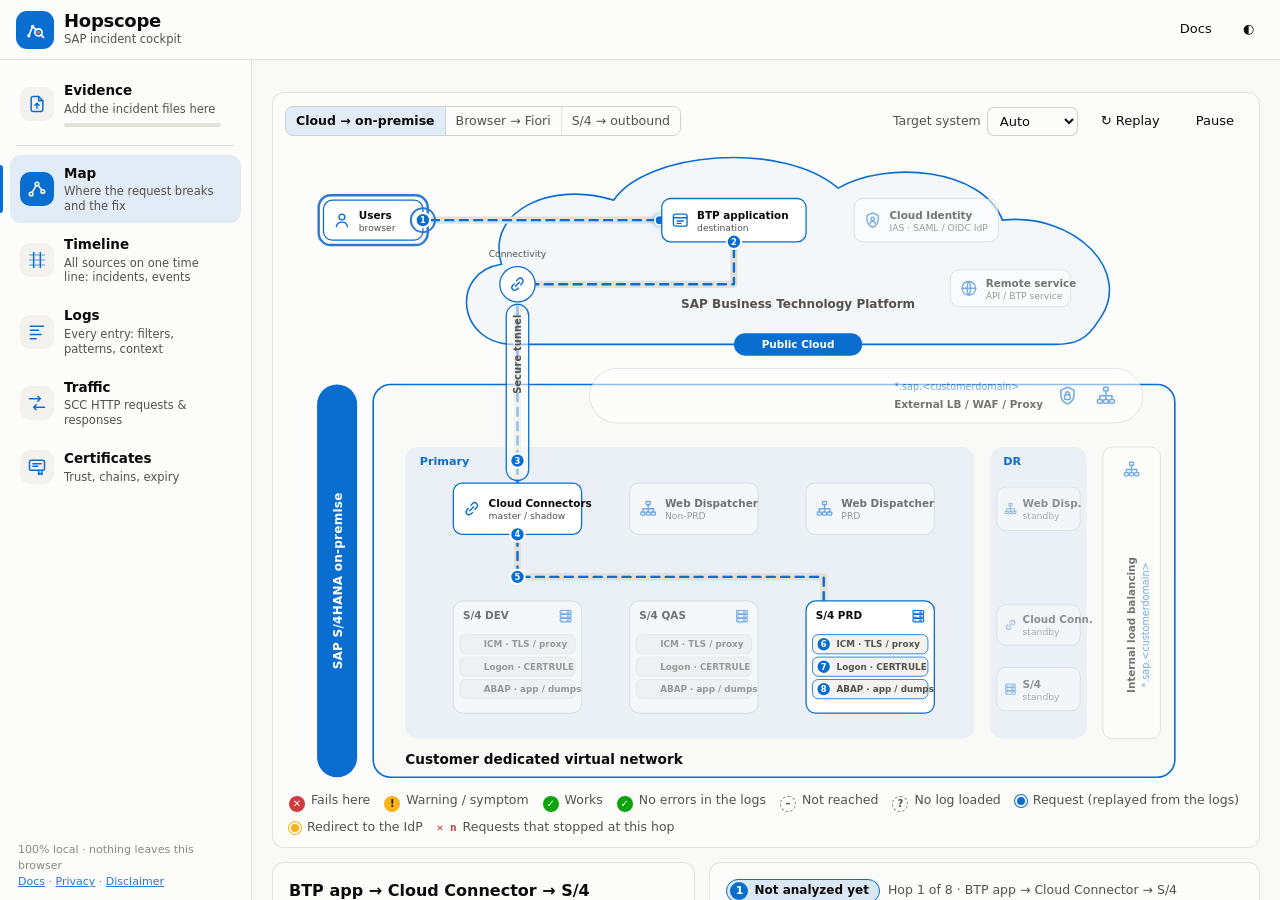
<file: landscape.html>
<!doctype html>
<html lang="en">
<head>
<meta charset="utf-8">
<meta name="viewport" content="width=device-width, initial-scale=1">
<title>Hopscope · Map</title>
<meta name="hopscope-view" content="map">
<link rel="icon" href="assets/img/hopscope.svg" type="image/svg+xml">
<link rel="stylesheet" href="assets/css/app.css">
</head>
<body class="ls-page">
<header class="topbar">
  <div class="brand">
    <span class="brand-mark" aria-hidden="true">
      <svg viewBox="0 0 24 24" width="22" height="22"><path d="M5.2 18.4 9.4 8.2l3.6 3.7" fill="none" stroke="currentColor" stroke-width="1.8" stroke-linecap="round" stroke-linejoin="round"/><circle cx="5.2" cy="18.4" r="1.8" fill="currentColor"/><circle cx="9.4" cy="8.2" r="1.8" fill="currentColor"/><circle cx="15.8" cy="14.6" r="3.9" fill="none" stroke="currentColor" stroke-width="1.8"/><circle cx="15.8" cy="14.6" r="1.5" fill="#ff6b6b"/><path d="m18.6 17.4 2.6 2.6" stroke="currentColor" stroke-width="2" stroke-linecap="round"/></svg>
    </span>
    <div>
      <div class="brand-title">Hopscope</div>
      <div class="brand-sub">Map — where the request breaks, hop by hop</div>
    </div>
  </div>
  <nav class="toolnav" aria-label="Workspace">
    <a href="index.html">Cockpit</a>
    <a href="landscape.html" class="active" aria-current="page">Map</a>
    <a href="log-analyzer.html">Logs</a>
    <a href="scc-traffic.html">Traffic</a>
    <a href="correlation.html">Timeline</a>
    <a href="certificates.html">Certificates</a>
  </nav>
  <div class="topbar-actions">
    <button class="btn" id="btnAdd" hidden>+ Add files</button>
    <button class="btn" id="btnReport" hidden>Export report (.md)</button>
    <button class="btn ghost" id="btnReset" hidden>Reset</button>
    <button class="btn ghost icon" id="btnTheme" title="Change theme" aria-label="Change theme">◐</button>
  </div>
</header>

<main class="ls-main">
  <section class="ls-hero" id="hero" aria-live="polite">
    <div class="ls-intro" id="intro">
      <div class="ls-intro-text">
        <div class="v-kick">SAP S/4HANA on-premise · reference landscape</div>
        <h1>Where does the request break?</h1>
        <p>Drop the logs of one incident — Cloud Connector, <code>dev_icm</code>, <code>dev_webdisp</code>, SM21 / ST22 / SM59 exports, certificates. Every hop of the request is checked on the landscape below; the hop that fails lights up with the cause and the fix. Nothing leaves this browser.</p>
      </div>
      <div class="dropzone ls-dz" id="dropzone" tabindex="0">
        <div class="dz-icon" aria-hidden="true">
          <svg viewBox="0 0 24 24" width="34" height="34"><path d="M12 15V4m0 0-4 4m4-4 4 4M5 15v3a2 2 0 0 0 2 2h10a2 2 0 0 0 2-2v-3" stroke="currentColor" stroke-width="1.6" fill="none" stroke-linecap="round" stroke-linejoin="round"/></svg>
        </div>
        <b>Drop files, a folder or a .zip</b>
        <div class="dz-buttons">
          <button class="btn primary" id="btnPickFiles">Choose files…</button>
          <button class="btn" id="btnPickFolder">Choose folder…</button>
          <button class="btn ghost" id="btnExample" title="Synthetic logs: principal propagation from BTP is rejected by the ICM">Try the example</button>
        </div>
        <input type="file" id="inputFiles" multiple hidden>
        <input type="file" id="inputFolder" webkitdirectory multiple hidden>
        <p class="status" id="status" role="status"></p>
      </div>
    </div>
    <div id="verdict" hidden></div>
  </section>

  <div class="ls-layout">
    <section class="card ls-stage" aria-label="Landscape">
      <div class="ls-bar">
        <div class="seg" id="pathSeg" role="tablist" aria-label="Request path"></div>
        <label class="field-inline" id="flowWrap" hidden>Request flow
          <select id="optFlow" aria-label="Request flow (application)"></select>
        </label>
        <span class="spacer"></span>
        <label class="field-inline">Target system
          <select id="optTier">
            <option value="auto">Auto</option><option value="dev">S/4 DEV</option><option value="qas">S/4 QAS</option><option value="prd">S/4 PRD</option>
          </select>
        </label>
        <button class="btn ghost" id="btnReplay" title="Send the request again">↻ Replay</button>
        <button class="btn ghost" id="btnPause" aria-pressed="false">Pause</button>
      </div>
      <p class="ls-scope" id="scope" hidden></p>
      <div class="ls-map" id="map"></div>
      <div class="legend ls-legend" id="legend"></div>
    </section>

    <aside class="ls-side">
      <section class="card ls-journey">
        <div class="card-head"><h2 id="journeyTitle">Request path</h2><span class="spacer"></span><span class="muted small" id="journeyNote"></span></div>
        <ol class="ls-steps" id="journey"></ol>
      </section>
      <section class="card ls-inspect" id="inspector"></section>
    </aside>
  </div>

  <section class="card ls-sources" id="srcCard" hidden>
    <div class="card-head"><h2>Loaded logs</h2><span class="spacer"></span><span class="muted small" id="tzNote"></span></div>
    <div class="table-wrap"><table class="simple" id="srcTable"></table></div>
    <div id="timeFilter" hidden></div>
    <div id="otherFindings"></div>
  </section>
</main>

<div class="tooltip" id="tooltip" hidden></div>

<script src="assets/js/core/engine.js"></script>
<script src="assets/js/core/widgets.js"></script>
<script src="assets/js/core/tables.js"></script>
<script src="assets/js/core/x509.js"></script>
<script src="assets/js/core/sapkernel.js"></script>
<script src="assets/js/modules/scc.js"></script>
<script src="assets/js/modules/icm.js"></script>
<script src="assets/js/modules/wdp.js"></script>
<script src="assets/js/tools/certs.js"></script>
<script src="assets/js/tools/correlate.js"></script>
<script src="assets/js/tools/landscape.js"></script>
<script src="assets/js/tools/landscape-ui.js"></script>
</body>
</html>
</file>
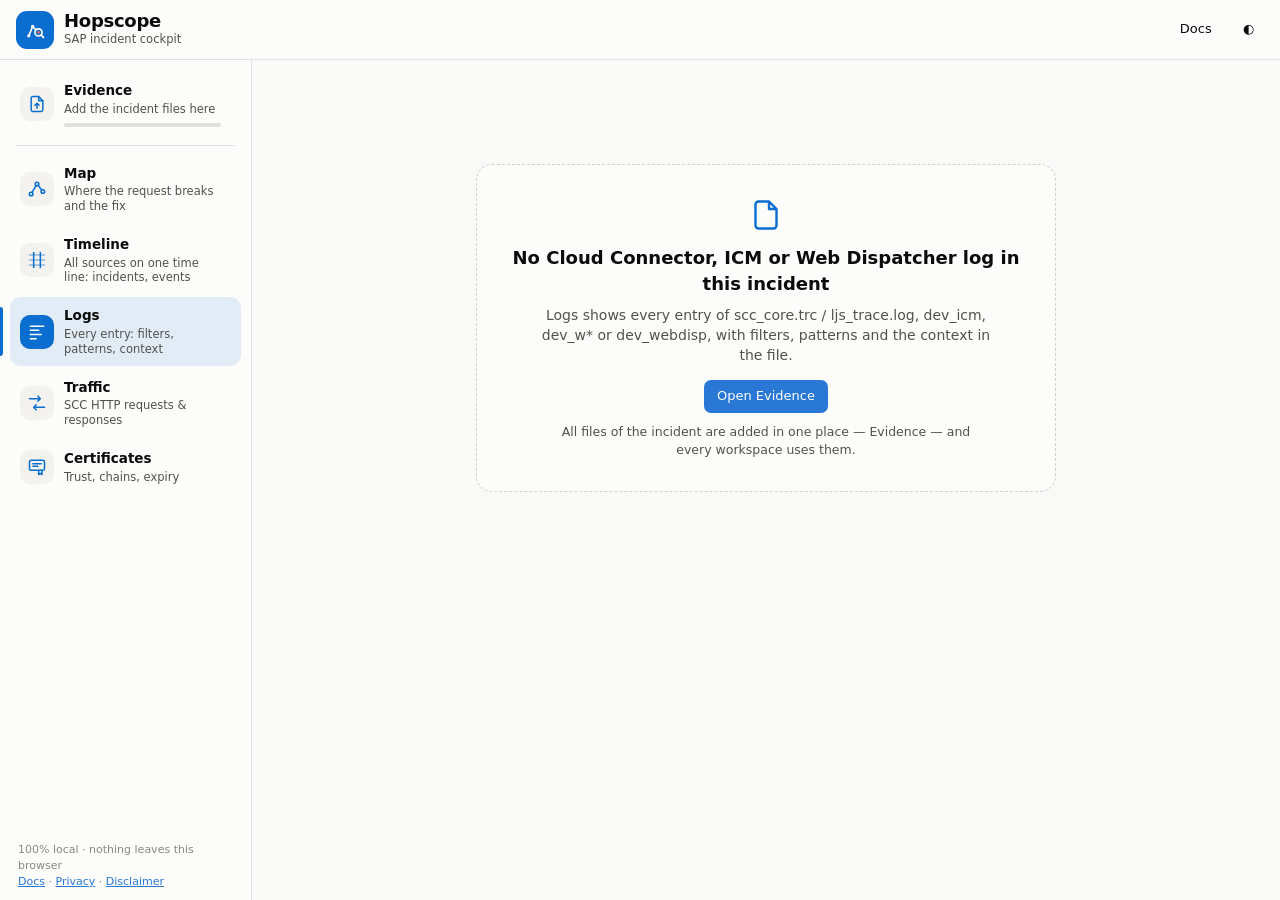
<file: log-analyzer.html>
<!doctype html>
<html lang="en">
<head>
<meta charset="utf-8">
<meta name="viewport" content="width=device-width, initial-scale=1">
<title>Hopscope · Logs</title>
<meta name="hopscope-view" content="logs">
<link rel="icon" href="assets/img/hopscope.svg" type="image/svg+xml">
<link rel="stylesheet" href="assets/css/app.css">
</head>
<body>
<header class="topbar">
  <div class="brand">
    <span class="brand-mark" aria-hidden="true">
      <svg viewBox="0 0 24 24" width="22" height="22"><path d="M5.2 18.4 9.4 8.2l3.6 3.7" fill="none" stroke="currentColor" stroke-width="1.8" stroke-linecap="round" stroke-linejoin="round"/><circle cx="5.2" cy="18.4" r="1.8" fill="currentColor"/><circle cx="9.4" cy="8.2" r="1.8" fill="currentColor"/><circle cx="15.8" cy="14.6" r="3.9" fill="none" stroke="currentColor" stroke-width="1.8"/><circle cx="15.8" cy="14.6" r="1.5" fill="#ff6b6b"/><path d="m18.6 17.4 2.6 2.6" stroke="currentColor" stroke-width="2" stroke-linecap="round"/></svg>
    </span>
    <div>
      <div class="brand-title">Hopscope</div>
      <div class="brand-sub">Logs — log &amp; trace analysis, 100% local</div>
    </div>
  </div>
  <nav class="toolnav" aria-label="Workspace">
    <a href="index.html">Cockpit</a>
    <a href="landscape.html">Map</a>
    <a href="log-analyzer.html" class="active" aria-current="page">Logs</a>
    <a href="scc-traffic.html">Traffic</a>
    <a href="correlation.html">Timeline</a>
    <a href="certificates.html">Certificates</a>
  </nav>
  <div class="topbar-actions">
    <label class="field-inline">Component
      <select id="moduleSelect"></select>
    </label>
    <button class="btn" id="btnAdd" hidden>+ Add files</button>
    <button class="btn" id="btnReport" hidden>Export report (.md)</button>
    <button class="btn ghost" id="btnReset" hidden>Reset</button>
    <button class="btn ghost icon" id="btnTheme" title="Change theme" aria-label="Change theme">◐</button>
  </div>
</header>

<main>
  <section id="loader" class="loader">
    <div class="dropzone" id="dropzone" tabindex="0">
      <div class="dz-icon" aria-hidden="true">
        <svg viewBox="0 0 24 24" width="40" height="40"><path d="M12 15V4m0 0-4 4m4-4 4 4M5 15v3a2 2 0 0 0 2 2h10a2 2 0 0 0 2-2v-3" stroke="currentColor" stroke-width="1.6" fill="none" stroke-linecap="round" stroke-linejoin="round"/></svg>
      </div>
      <h1 id="dzTitle">Drop log / trace files here</h1>
      <p id="dzDesc" class="muted"></p>
      <p class="muted small">Supports text files (.log, .trc, .txt, …), <b>.zip</b> archives (e.g. “Download All” from SCC) and <b>.gz</b>. Multiple files at once.</p>
      <div class="dz-buttons">
        <button class="btn primary" id="btnPickFiles">Choose files…</button>
        <button class="btn" id="btnPickFolder">Choose folder…</button>
      </div>
      <input type="file" id="inputFiles" multiple hidden>
      <input type="file" id="inputFolder" webkitdirectory multiple hidden>
      <p class="status" id="status" role="status"></p>
    </div>
    <div class="guide-preview" id="guidePreview"></div>
  </section>

  <section id="app" hidden>
    <nav class="tabs" id="tabs" role="tablist">
      <button role="tab" data-tab="summary" class="active">Summary</button>
      <button role="tab" data-tab="findings">Findings <span class="count" id="cntFindings"></span></button>
      <button role="tab" data-tab="groups">Error Groups <span class="count" id="cntGroups"></span></button>
      <button role="tab" data-tab="exceptions"><span id="lblExc">Exceptions</span> <span class="count" id="cntExc"></span></button>
      <button role="tab" data-tab="viewer">Log Viewer</button>
      <button role="tab" data-tab="info">System Info</button>
      <button role="tab" data-tab="files">Files <span class="count" id="cntFiles"></span></button>
      <button role="tab" data-tab="guide">Guide</button>
    </nav>

    <div class="tab-panel active" id="tab-summary"></div>
    <div class="tab-panel" id="tab-findings"></div>
    <div class="tab-panel" id="tab-groups"></div>
    <div class="tab-panel" id="tab-exceptions"></div>
    <div class="tab-panel" id="tab-viewer">
      <div class="filters">
        <div class="lvl-filter" id="lvlFilter"></div>
        <input type="search" id="fText" placeholder="Search text (message, stack trace, logger, thread)…">
        <label class="chk"><input type="checkbox" id="fRegex"> Regex</label>
        <select id="fFile"><option value="">All files</option></select>
        <button class="btn ghost" id="btnClearFilter">Clear filters</button>
        <div class="time-filter" id="timeFilter" hidden></div>
      </div>
      <div class="chips" id="chips"></div>
      <div class="viewer-bar">
        <span id="viewerCount" class="muted"></span>
        <span class="spacer"></span>
        <button class="btn ghost" id="btnSort">Sort: oldest → newest</button>
        <button class="btn" id="btnCsv">Export CSV</button>
        <span class="pager">
          <button class="btn ghost" id="pgPrev" aria-label="Previous page">‹</button>
          <span id="pgInfo"></span>
          <button class="btn ghost" id="pgNext" aria-label="Next page">›</button>
        </span>
      </div>
      <div class="table-wrap">
        <table class="log-table" id="logTable">
          <thead><tr><th class="c-time">Time</th><th class="c-lvl">Level</th><th class="c-src">Source</th><th class="c-logger">Logger / Thread</th><th>Message</th></tr></thead>
          <tbody></tbody>
        </table>
      </div>
    </div>
    <div class="tab-panel" id="tab-info"></div>
    <div class="tab-panel" id="tab-files"></div>
    <div class="tab-panel" id="tab-guide"></div>
  </section>
</main>

<div class="modal" id="modal" hidden>
  <div class="modal-box" role="dialog" aria-modal="true" aria-labelledby="modalTitle">
    <div class="modal-head"><h3 id="modalTitle"></h3><button class="btn ghost icon" id="modalClose" aria-label="Close">✕</button></div>
    <div class="modal-body" id="modalBody"></div>
  </div>
</div>
<div class="tooltip" id="tooltip" hidden></div>

<script src="assets/js/core/engine.js"></script>
<script src="assets/js/core/widgets.js"></script>
<script src="assets/js/core/sapkernel.js"></script>
<script src="assets/js/core/x509.js"></script>
<!-- SAP component modules: register new module files here -->
<script src="assets/js/modules/scc.js"></script>
<script src="assets/js/modules/icm.js"></script>
<script src="assets/js/modules/wdp.js"></script>
<script src="assets/js/core/ui.js"></script>
</body>
</html>
</file>
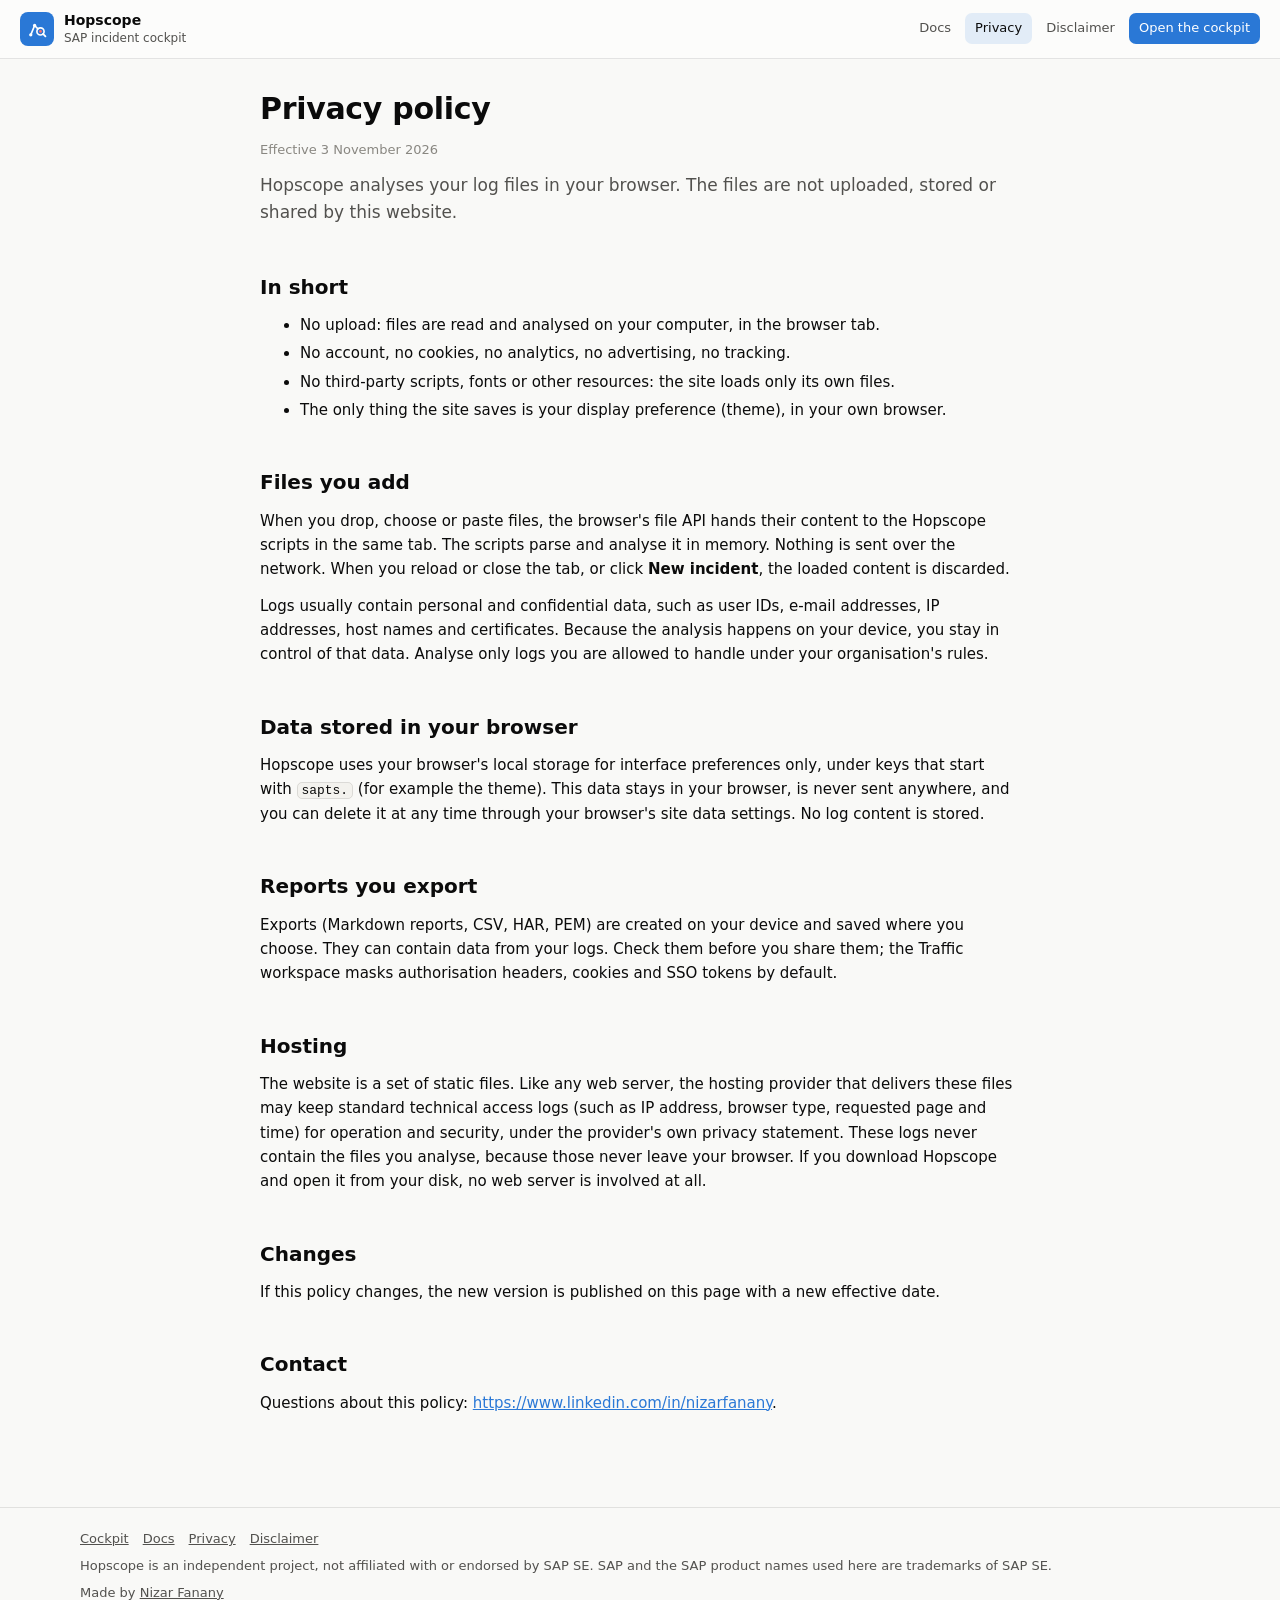
<file: privacy.html>
<!doctype html>
<html lang="en">
<head>
<meta charset="utf-8">
<meta name="viewport" content="width=device-width, initial-scale=1">
<title>Hopscope · Privacy</title>
<meta name="description" content="Hopscope privacy policy: your log files are processed only in your browser. No upload, no cookies, no analytics, no third-party scripts.">
<link rel="icon" href="assets/img/hopscope.svg" type="image/svg+xml">
<link rel="stylesheet" href="assets/css/app.css">
<link rel="stylesheet" href="assets/css/site.css">
<script>try { var t = localStorage.getItem('sapts.theme'); if (t === 'light' || t === 'dark') document.documentElement.dataset.theme = t; } catch (e) {}</script>
</head>
<body class="site">
<header class="topbar">
  <a class="brand" href="index.html" style="color:inherit;text-decoration:none">
    <span class="brand-mark" aria-hidden="true">
      <svg viewBox="0 0 24 24" width="22" height="22"><path d="M5.2 18.4 9.4 8.2l3.6 3.7" fill="none" stroke="currentColor" stroke-width="1.8" stroke-linecap="round" stroke-linejoin="round"/><circle cx="5.2" cy="18.4" r="1.8" fill="currentColor"/><circle cx="9.4" cy="8.2" r="1.8" fill="currentColor"/><circle cx="15.8" cy="14.6" r="3.9" fill="none" stroke="currentColor" stroke-width="1.8"/><circle cx="15.8" cy="14.6" r="1.5" fill="#ff6b6b"/><path d="m18.6 17.4 2.6 2.6" stroke="currentColor" stroke-width="2" stroke-linecap="round"/></svg>
    </span>
    <div><div class="brand-title">Hopscope</div><div class="brand-sub">SAP incident cockpit</div></div>
  </a>
  <nav class="site-nav" aria-label="Site">
    <a href="docs.html">Docs</a>
    <a href="privacy.html" aria-current="page">Privacy</a>
    <a href="disclaimer.html">Disclaimer</a>
    <a class="primary" href="index.html">Open the cockpit</a>
  </nav>
</header>

<main>
  <article class="prose" style="margin:0 auto">
    <h1>Privacy policy</h1>
    <p class="meta">Effective 3 November 2026</p>
    <p class="lead">Hopscope analyses your log files in your browser. The files are not uploaded, stored or shared by this website.</p>

    <h2>In short</h2>
    <ul>
      <li>No upload: files are read and analysed on your computer, in the browser tab.</li>
      <li>No account, no cookies, no analytics, no advertising, no tracking.</li>
      <li>No third-party scripts, fonts or other resources: the site loads only its own files.</li>
      <li>The only thing the site saves is your display preference (theme), in your own browser.</li>
    </ul>

    <h2>Files you add</h2>
    <p>When you drop, choose or paste files, the browser's file API hands their content to the Hopscope scripts in the same tab. The scripts parse and analyse it in memory. Nothing is sent over the network. When you reload or close the tab, or click <b>New incident</b>, the loaded content is discarded.</p>
    <p>Logs usually contain personal and confidential data, such as user IDs, e-mail addresses, IP addresses, host names and certificates. Because the analysis happens on your device, you stay in control of that data. Analyse only logs you are allowed to handle under your organisation's rules.</p>

    <h2>Data stored in your browser</h2>
    <p>Hopscope uses your browser's local storage for interface preferences only, under keys that start with <code>sapts.</code> (for example the theme). This data stays in your browser, is never sent anywhere, and you can delete it at any time through your browser's site data settings. No log content is stored.</p>

    <h2>Reports you export</h2>
    <p>Exports (Markdown reports, CSV, HAR, PEM) are created on your device and saved where you choose. They can contain data from your logs. Check them before you share them; the Traffic workspace masks authorisation headers, cookies and SSO tokens by default.</p>

    <h2>Hosting</h2>
    <p>The website is a set of static files. Like any web server, the hosting provider that delivers these files may keep standard technical access logs (such as IP address, browser type, requested page and time) for operation and security, under the provider's own privacy statement. These logs never contain the files you analyse, because those never leave your browser. If you download Hopscope and open it from your disk, no web server is involved at all.</p>

    <h2>Changes</h2>
    <p>If this policy changes, the new version is published on this page with a new effective date.</p>

    <h2>Contact</h2>
    <p>Questions about this policy: <a href="https://www.linkedin.com/in/nizarfanany">https://www.linkedin.com/in/nizarfanany</a>.</p>
  </article>
</main>
<footer class="site-foot"><div class="in">
  <nav aria-label="Site"><a href="index.html">Cockpit</a><a href="docs.html">Docs</a><a href="privacy.html">Privacy</a><a href="disclaimer.html">Disclaimer</a></nav>
  <p>Hopscope is an independent project, not affiliated with or endorsed by SAP SE. SAP and the SAP product names used here are trademarks of SAP SE.</p>
  <p>Made by <a href="https://www.linkedin.com/in/nizarfanany" rel="author">Nizar Fanany</a></p>
</div></footer>
</body>
</html>
</file>
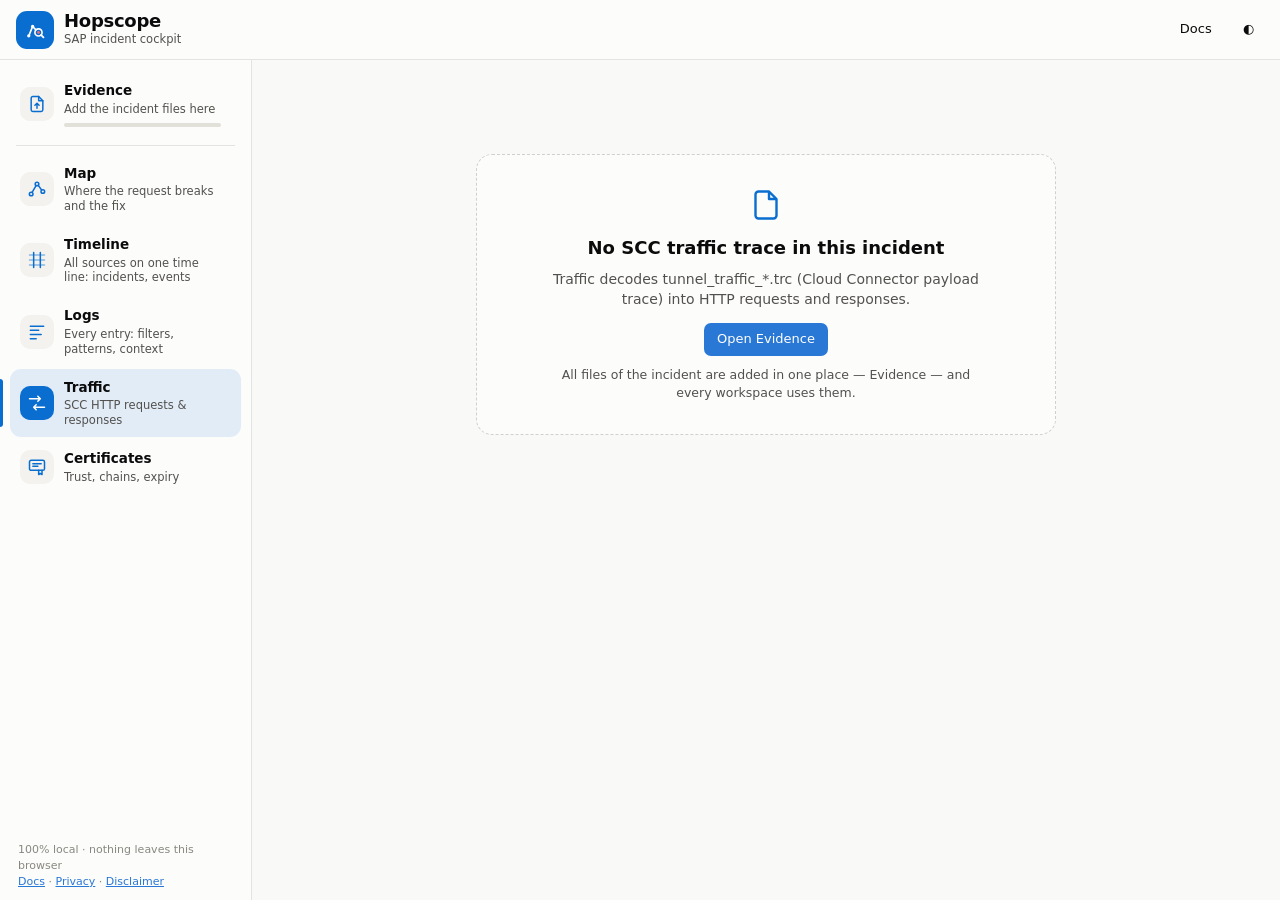
<file: scc-traffic.html>
<!doctype html>
<html lang="en">
<head>
<meta charset="utf-8">
<meta name="viewport" content="width=device-width, initial-scale=1">
<title>Hopscope · Traffic</title>
<meta name="hopscope-view" content="traffic">
<link rel="icon" href="assets/img/hopscope.svg" type="image/svg+xml">
<link rel="stylesheet" href="assets/css/app.css">
</head>
<body>
<header class="topbar">
  <div class="brand">
    <span class="brand-mark" aria-hidden="true">
      <svg viewBox="0 0 24 24" width="22" height="22"><path d="M5.2 18.4 9.4 8.2l3.6 3.7" fill="none" stroke="currentColor" stroke-width="1.8" stroke-linecap="round" stroke-linejoin="round"/><circle cx="5.2" cy="18.4" r="1.8" fill="currentColor"/><circle cx="9.4" cy="8.2" r="1.8" fill="currentColor"/><circle cx="15.8" cy="14.6" r="3.9" fill="none" stroke="currentColor" stroke-width="1.8"/><circle cx="15.8" cy="14.6" r="1.5" fill="#ff6b6b"/><path d="m18.6 17.4 2.6 2.6" stroke="currentColor" stroke-width="2" stroke-linecap="round"/></svg>
    </span>
    <div>
      <div class="brand-title">Hopscope</div>
      <div class="brand-sub">Traffic — Cloud Connector HTTP requests &amp; responses, 100% local</div>
    </div>
  </div>
  <nav class="toolnav" aria-label="Workspace">
    <a href="index.html">Cockpit</a>
    <a href="landscape.html">Map</a>
    <a href="log-analyzer.html">Logs</a>
    <a href="scc-traffic.html" class="active" aria-current="page">Traffic</a>
    <a href="correlation.html">Timeline</a>
    <a href="certificates.html">Certificates</a>
  </nav>
  <div class="topbar-actions">
    <button class="btn" id="btnAdd" hidden>+ Add files</button>
    <button class="btn" id="btnHar" hidden title="Export the filtered results as HAR (opens in Chrome/Edge DevTools)">Export HAR</button>
    <button class="btn" id="btnCsv" hidden>Export CSV</button>
    <button class="btn ghost" id="btnReset" hidden>Reset</button>
    <button class="btn ghost icon" id="btnTheme" title="Change theme" aria-label="Change theme">◐</button>
  </div>
</header>

<main>
  <section id="loader" class="loader">
    <div class="dropzone" id="dropzone" tabindex="0">
      <div class="dz-icon" aria-hidden="true">
        <svg viewBox="0 0 24 24" width="40" height="40"><path d="M12 15V4m0 0-4 4m4-4 4 4M5 15v3a2 2 0 0 0 2 2h10a2 2 0 0 0 2-2v-3" stroke="currentColor" stroke-width="1.6" fill="none" stroke-linecap="round" stroke-linejoin="round"/></svg>
      </div>
      <h1>Drop SCC traffic trace files here</h1>
      <p class="muted"><code>tunnel_traffic_&lt;subaccount&gt;_on_&lt;region&gt;.trc</code> — multiple files, .zip or .gz supported</p>
      <div class="dz-buttons">
        <button class="btn primary" id="btnPickFiles">Choose files…</button>
      </div>
      <input type="file" id="inputFiles" multiple hidden>
      <p class="status" id="status" role="status"></p>
    </div>
    <div class="guide-preview">
      <h2>How to capture a traffic trace</h2>
      <ul class="guide-list">
        <li><b class="k">Enable</b><span>SCC UI → <b>Log and Trace Files</b> → <b>Edit</b> → enable <b>Payload Trace</b> for the relevant subaccount. If the four-eyes principle is active, a second user must approve.</span></li>
        <li><b class="k">Reproduce</b><span>Run the failing scenario (BTP application → destination → SCC → backend) and note the time.</span></li>
        <li><b class="k">Collect</b><span>Download <code>tunnel_traffic_*.trc</code> from the Log and Trace Files page (or the <code>log/</code> folder of the SCC installation), then <b>disable</b> the payload trace again.</span></li>
        <li><b class="k">Sensitive data</b><span>Traffic traces contain business data, cookies, tokens and authorization headers. Files are processed only in this browser; sensitive header values are masked by default.</span></li>
        <li><b class="k">End-to-end HTTPS</b><span>If SCC calls the backend via HTTPS, the trace contains encrypted TLS data that cannot be decoded.</span></li>
      </ul>
    </div>
  </section>

  <section id="app" hidden>
    <div class="card sysinfo" id="sysInfo"></div>
    <div class="findings" id="ttDiag" style="margin-top:14px" hidden></div>
    <div class="kpis" id="kpis"></div>

    <div class="filters">
      <input type="search" id="fUrl" placeholder="Filter by URL, header or body content…">
      <select id="fMethod" aria-label="Method"><option value="">All methods</option></select>
      <div class="seg" id="fStatus" role="group" aria-label="Status"></div>
      <select id="fSort" aria-label="Sort order">
        <option value="time">Sort: time</option>
        <option value="dur">Sort: slowest first</option>
        <option value="size">Sort: largest response</option>
      </select>
      <label class="chk" title="Mask Authorization, Cookie, Set-Cookie, x-csrf-token, MYSAPSSO2 etc."><input type="checkbox" id="fMask" checked> Mask sensitive values</label>
      <div id="timeFilter" hidden></div>
    </div>

    <div class="tt-results">
      <aside class="tt-list" id="ttList" tabindex="0" aria-label="Request list"></aside>
      <section class="tt-detail" id="ttDetail"></section>
    </div>
  </section>
</main>

<div class="modal" id="modal" hidden>
  <div class="modal-box" role="dialog" aria-modal="true" aria-labelledby="modalTitle">
    <div class="modal-head"><h3 id="modalTitle"></h3><button class="btn ghost icon" id="modalClose" aria-label="Close">✕</button></div>
    <div class="modal-body" id="modalBody"></div>
  </div>
</div>

<script src="assets/js/core/engine.js"></script>
<script src="assets/js/core/widgets.js"></script>
<script src="assets/js/tools/traffic.js"></script>
<script src="assets/js/tools/traffic-ui.js"></script>
</body>
</html>
</file>
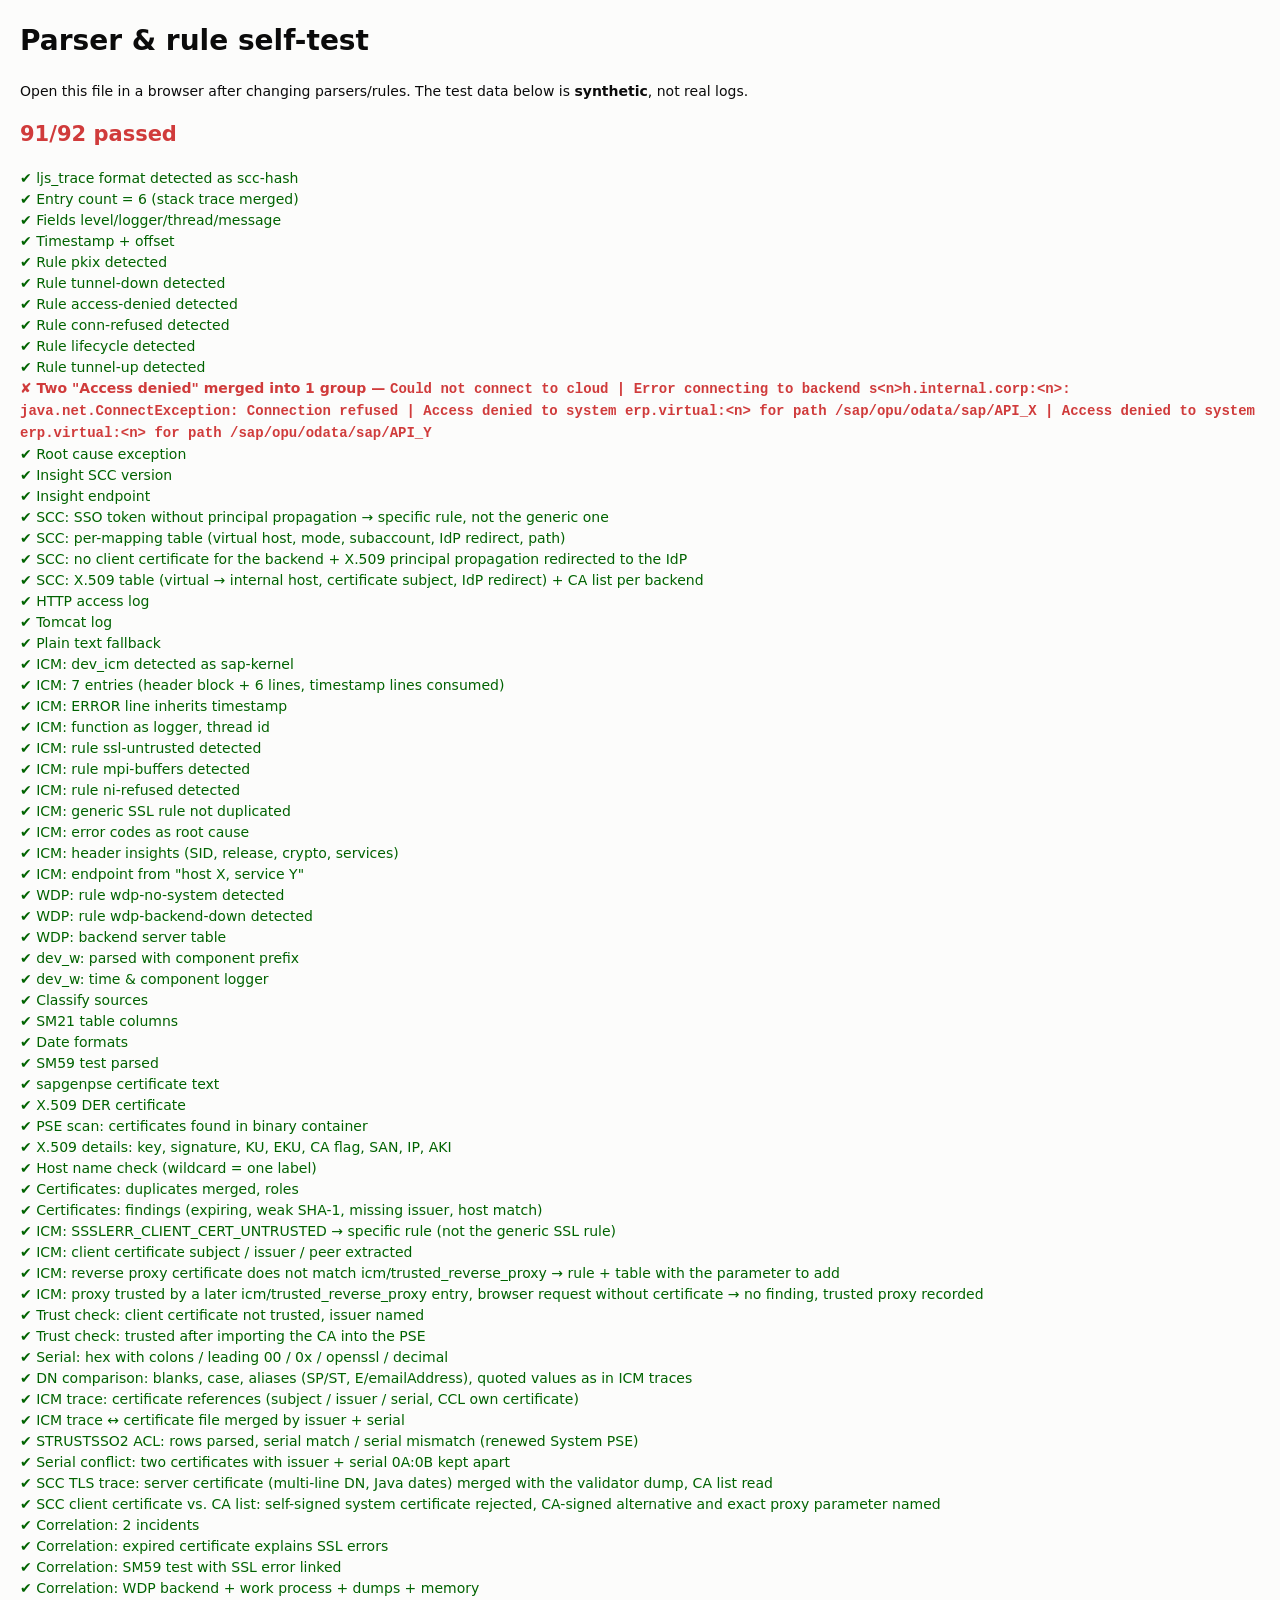
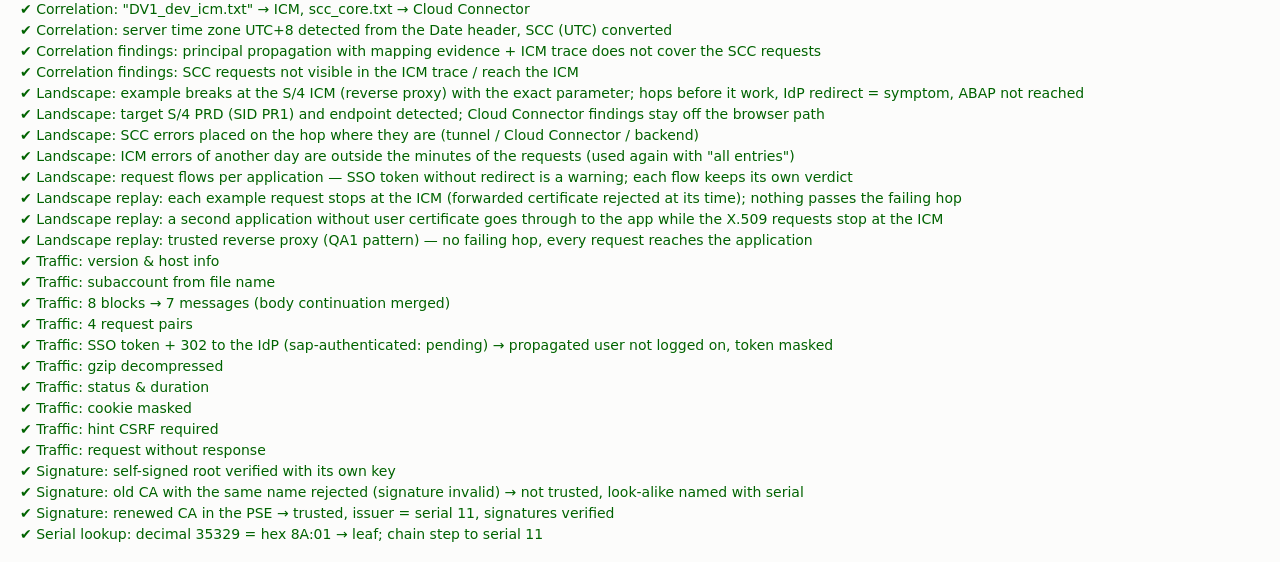
<file: tests/selftest.html>
<!doctype html>
<html lang="en">
<head>
<meta charset="utf-8">
<title>Parser Self-test</title>
<style>
  body { font: 14px/1.5 system-ui, "Segoe UI", sans-serif; margin: 20px; background: #fcfcfb; color: #0b0b0b; }
  .ok { color: #006300; } .fail { color: #d03b3b; font-weight: 600; }
  pre { background: #f3f2ee; padding: 10px; border-radius: 8px; white-space: pre-wrap; }
</style>
</head>
<body>
<h1>Parser &amp; rule self-test</h1>
<p>Open this file in a browser after changing parsers/rules. The test data below is <b>synthetic</b>, not real logs.</p>
<div id="out"></div>
<script src="../assets/js/core/engine.js"></script>
<script src="../assets/js/core/widgets.js"></script>
<script src="../assets/js/core/sapkernel.js"></script>
<script src="../assets/js/core/tables.js"></script>
<script src="../assets/js/core/x509.js"></script>
<script src="../assets/js/modules/scc.js"></script>
<script src="../assets/js/modules/icm.js"></script>
<script src="../assets/js/modules/wdp.js"></script>
<script src="../assets/js/tools/correlate.js"></script>
<script src="../assets/js/tools/certs.js"></script>
<script src="../assets/js/tools/traffic.js"></script>
<script src="../assets/js/tools/landscape.js"></script>
<script src="../assets/js/tools/landscape-ui.js"></script>
<script>
(function () {
  const results = [];
  const check = (name, cond, info) => results.push({ name, ok: !!cond, info: info || '' });

  /* ---- SCC ljs_trace (synthetic) ---- */
  const scc = [
    '2026-09-30 08:00:01,100 +0200#INFO#com.sap.scc.jni.SccInstallation#main#          #Cloud Connector version 2.17.1 started',
    '2026-09-30 08:01:00,000 +0200#INFO#com.sap.core.connectivity.tunnel.client.TunnelClient#tunnel-client-1-1#          #Tunnel connection established to connectivitytunnel.cf.eu10.hana.ondemand.com',
    '2026-09-30 09:15:10,500 +0200#ERROR#com.sap.core.connectivity.tunnel.client.TunnelClient#tunnel-client-1-1#          #Could not connect to cloud',
    'javax.net.ssl.SSLHandshakeException: PKIX path building failed',
    '\tat sun.security.ssl.Alert.createSSLException(Alert.java:131)',
    'Caused by: sun.security.provider.certpath.SunCertPathBuilderException: unable to find valid certification path to requested target',
    '2026-09-30 09:20:11,000 +0200#WARNING#com.sap.scc.rt.http#http-nio-8443-exec-3#          #Access denied to system erp.virtual:443 for path /sap/opu/odata/sap/API_X',
    '2026-09-30 09:21:11,000 +0200#WARNING#com.sap.scc.rt.http#http-nio-8443-exec-4#          #Access denied to system erp.virtual:443 for path /sap/opu/odata/sap/API_Y',
    '2026-09-30 10:00:00,000 +0200#ERROR#com.sap.scc.rt.backend#worker-7#          #Error connecting to backend s4h.internal.corp:44300: java.net.ConnectException: Connection refused'
  ].join('\n');
  const m = TS.getModule('scc');
  const p = TS.parseText(scc, 'ljs_trace.log', m);
  check('ljs_trace format detected as scc-hash', p.parser.id === 'scc-hash', p.parser.id);
  check('Entry count = 6 (stack trace merged)', p.entries.length === 6, p.entries.length);
  const err = p.entries[2];
  check('Fields level/logger/thread/message', err.level === 'ERROR' && err.thread === 'tunnel-client-1-1' && err.message === 'Could not connect to cloud', JSON.stringify({ l: err.level, t: err.thread, m: err.message }));
  check('Timestamp + offset', TS.fmtTime(err.t, err.off, true) === '2026-09-30 09:15:10.500', TS.fmtTime(err.t, err.off, true));
  p.entries.forEach((e, i) => (e.id = i));
  const r = TS.analyze(p.entries, m);
  const ids = r.findings.map(f => f.rule.id);
  ['pkix', 'tunnel-down', 'access-denied', 'conn-refused', 'lifecycle', 'tunnel-up'].forEach(id => check('Rule ' + id + ' detected', ids.includes(id), ids.join(',')));
  check('Two "Access denied" merged into 1 group', r.groups.filter(g => g.sig.startsWith('Access denied')).length === 1, r.groups.map(g => g.sig).join(' | '));
  check('Root cause exception', r.exceptions.some(x => x.name.endsWith('SunCertPathBuilderException')), r.exceptions.map(x => x.name).join(','));
  check('Insight SCC version', r.insights.kv[0][1].includes('2.17.1'), r.insights.kv[0][1]);
  check('Insight endpoint', r.insights.tables[0].rows.some(row => row[0] === 's4h.internal.corp:44300'), JSON.stringify(r.insights.tables[0].rows));

  // SSO token without principal propagation (format as in scc_core.txt: connection ID before the message)
  const ppLog = [
    '2026-10-06 01:10:01,065 +0000#DEBUG#com.sap.core.connectivity.tunnel.core.Tunnel#tunnel-client-1-1#0x11aa#Subscribed connectionId 0x11aa to tunnel channel [id: 0x1] with tunnelId account:///sub-1/LOC_A',
    "2026-10-06 01:10:01,065 +0000#DEBUG#com.sap.core.connectivity.tunnel.client.sso.SSOClientProcessor#tunnel-client-1-1#0x11aa#SSO handling not required. The authentication mode is set to 'NONE_CERTIFICATE_LOCAL' for: protocol http, virtualHost s4.virtual, virtualPort 443, connectionId 0x11aa",
    '2026-10-06 01:10:01,114 +0000#DEBUG#com.sap.core.connectivity.protocol.http.handlers.HttpRequestStateHandler#tunnel-client-1-1#0x11aa#Start sending https://s4.virtual:443/sap/opu/odata/sap/API_X/Items?sap-client=100 to backend',
    '2026-10-06 01:10:01,114 +0000#WARN#com.sap.core.connectivity.protocol.http.handlers.HttpNoAuthenticationHandler#tunnel-client-1-1#0x11aa#The Cloud Connector has not been configured for principal propagation. Please configure it or discontinue sending the SSO token in the request.',
    '2026-10-06 01:10:01,165 +0000#DEBUG#com.sap.core.connectivity.protocol.http.handlers.HttpLocationHeaderHandler#tunnel-client-1-1#0x11aa#Location header represents unknown host: tenant.accounts.ondemand.com. The value of the header remains unchanged.'
  ].join('\n');
  const ppp = TS.parseText(ppLog, 'scc_core.txt', m);
  ppp.entries.forEach((e, i) => (e.id = i));
  const ppr = TS.analyze(ppp.entries, m), ppIds = ppr.findings.map(f => f.rule.id);
  const ppT = ppr.insights.tables.find(t => /SSO token/.test(t.title));
  check('SCC: SSO token without principal propagation → specific rule, not the generic one', ppIds.includes('pp-not-configured') && !ppIds.includes('principal-propagation'), ppIds.join(','));
  check('SCC: per-mapping table (virtual host, mode, subaccount, IdP redirect, path)', ppT && ppT.rows.length === 1 && ppT.rows[0][0] === 's4.virtual:443' && ppT.rows[0][2] === 'NONE_CERTIFICATE_LOCAL' &&
    ppT.rows[0][3] === 'sub-1 / LOC_A' && ppT.rows[0][4] === 1 && /tenant\.accounts\.ondemand\.com/.test(ppT.rows[0][5]) && /API_X/.test(ppT.rows[0][6]), JSON.stringify(ppT && ppT.rows));

  // X.509 principal propagation active, but the backend accepts no SCC certificate (availability check with TLS trace) → IdP redirect
  const sslDbg = (ts, id, msg) => `2026-11-02 ${ts} +0000#DEBUG#com.sap.scc.rt#notification-client-8-1#          #ssl_debug(${id}): ${msg}`;
  const x509Log = [
    sslDbg('03:07:34,636', 51, 'Sending v3 client_hello message to s4host.example.test:44300, requesting version 3.3...'),
    sslDbg('03:07:34,637', 51, 'Received certificate_request handshake message.'),
    sslDbg('03:07:34,637', 51, '  Accepted certificate authorities:'),
    sslDbg('03:07:34,637', 51, '    CN=Corp Issuing CA,DC=corp,DC=test'),
    sslDbg('03:07:34,637', 51, '    CN=*.example.test,OU=SAP Web AS,C=DE'),
    sslDbg('03:07:34,638', 51, 'No client certificate available, sending empty certificate message...'),
    '2026-11-02 03:30:09,229 +0000#DEBUG#com.sap.scc.security#tunnel-client-9-6#          #Generated X.509 certificate with subject CN=jane.doe@example.test',
    '2026-11-02 03:30:09,267 +0000#DEBUG#com.sap.core.connectivity.spi.processing.AbstractProtocolProcessor#tunnel-client-9-6#0xe6ce#Successfully opened backend connection [id: 0xd5, L:/10.0.0.8:50345 - R:s4host.example.test/10.0.0.27:44300]',
    '2026-11-02 03:30:09,267 +0000#DEBUG#com.sap.core.connectivity.protocol.http.handlers.HttpRequestStateHandler#tunnel-client-9-6#0xe6ce#Start sending http://s4.virtual:8000/sap/opu/odata/sap/API_GRMASTERDATA_SRV/$metadata to backend',
    '2026-11-02 03:30:09,268 +0000#DEBUG#com.sap.core.connectivity.protocol.http.handlers.HttpAuthenticationHandler#tunnel-client-9-6#0xe6ce#Will use X.509 certificate for authentication to backend: 8b0b6590(SHA-256)',
    '2026-11-02 03:30:09,291 +0000#DEBUG#com.sap.core.connectivity.protocol.http.handlers.HttpLocationHeaderHandler#tunnel-client-9-6#0xe6ce#Location header represents unknown host: tenant.accounts.ondemand.com. The value of the header remains unchanged: https://tenant.accounts.ondemand.com/saml2/idp/sso/tenant.accounts.ondemand.com?SAMLRequest=x'
  ].join('\n');
  const xp = TS.parseText(x509Log, 'scc_core.trc', m);
  xp.entries.forEach((e, i) => (e.id = i));
  const xr = TS.analyze(xp.entries, m), xIds = xr.findings.map(f => f.rule.id);
  const xT = xr.insights.tables.find(t => /short-lived X\.509/.test(t.title)), hT = xr.insights.tables.find(t => /Client certificate requested/.test(t.title));
  check('SCC: no client certificate for the backend + X.509 principal propagation redirected to the IdP', xIds.includes('backend-no-client-cert') && xIds.includes('pp-idp-redirect') && !xIds.includes('pp-not-configured'), xIds.join(','));
  check('SCC: X.509 table (virtual → internal host, certificate subject, IdP redirect) + CA list per backend', xT && xT.rows[0][0] === 's4.virtual:8000' && xT.rows[0][1] === 's4host.example.test:44300' &&
    xT.rows[0][2] === 'CN=jane.doe@example.test' && /tenant\.accounts/.test(xT.rows[0][4]) && hT && hT.rows[0][0] === 's4host.example.test:44300' && /Corp Issuing CA/.test(hT.rows[0][1]) && /^NO/.test(hT.rows[0][3]),
    JSON.stringify([xT && xT.rows, hT && hT.rows]));

  /* ---- Other formats ---- */
  const acc = TS.parseText('10.1.2.3 - - [30/Sep/2026:09:00:01 +0200] "POST /login HTTP/1.1" 401 0', 'http_access.log', m);
  check('HTTP access log', acc.parser.id === 'access' && acc.entries[0].level === 'WARN', acc.parser.id + ' ' + (acc.entries[0] || {}).level);
  const tc = TS.parseText('15-Mar-2026 09:41:23.456 SEVERE [main] org.apache.catalina.startup.Catalina.start Failed', 'catalina.log', m);
  check('Tomcat log', tc.parser.id === 'tomcat' && tc.entries[0].level === 'ERROR' && tc.entries[0].thread === 'main', tc.parser.id);
  const pl = TS.parseText('line without timestamp\nsecond line', 'x.txt', m);
  check('Plain text fallback', pl.parser.id === 'plain' && pl.entries.length === 2, pl.parser.id);

  /* ---- ICM dev_icm (synthetic) ---- */
  const icmText = [
    '---------------------------------------------------',
    'trc file: "dev_icm", trc level: 1, release: "793"',
    '---------------------------------------------------',
    'sysno      00',
    'sid        ABC',
    'relno      7930',
    'patchno    100',
    'profile    /usr/sap/ABC/D00/profile/ABC_D00_host',
    '[Thr 140000000000001] Mon Oct  2 10:15:23:123 2026',
    '[Thr 140000000000001] ICM running on host abchost',
    '[Thr 140000000000001] SAPCRYPTOLIB version: 8.5.40',
    '[Thr 140000000000001] Started service 44300 for protocol HTTPS',
    '[Thr 140000000000002] Mon Oct  2 10:16:00:500 2026',
    '[Thr 140000000000002] *** ERROR => IcmConnInitClientSSL: SapSSLSessionStartNB failed (-102): SSSLERR_PEER_CERT_UNTRUSTED [icxxconn_mt.c 2034]',
    '[Thr 140000000000002] *** WARNING => IcmReadFromConn(id=8/1234): temporarily out of MPI buffers -> roll out [icxxthrio_mt 3018]',
    '[Thr 140000000000003] *** ERROR => NiIConnect: connect to host target.example.test, service 443 failed (NIECONN_REFUSED) [nixxi.cpp 3500]'
  ].join('\n');
  const im = TS.getModule('icm');
  const ip = TS.parseText(icmText, 'dev_icm', im);
  check('ICM: dev_icm detected as sap-kernel', ip.parser.id === 'sap-kernel', ip.parser.id);
  check('ICM: 7 entries (header block + 6 lines, timestamp lines consumed)', ip.entries.length === 7, ip.entries.length);
  const ie = ip.entries.find(e => e.level === 'ERROR');
  check('ICM: ERROR line inherits timestamp', ie && TS.fmtTime(ie.t, null, true) === '2026-10-02 10:16:00.500', ie && TS.fmtTime(ie.t, null, true));
  check('ICM: function as logger, thread id', ie && ie.logger === 'IcmConnInitClientSSL' && ie.thread === '140000000000002', ie && ie.logger + ' ' + ie.thread);
  ip.entries.forEach((e, i) => (e.id = i));
  const ir = TS.analyze(ip.entries, im);
  const iids = ir.findings.map(f => f.rule.id);
  ['ssl-untrusted', 'mpi-buffers', 'ni-refused'].forEach(id => check('ICM: rule ' + id + ' detected', iids.includes(id), iids.join(',')));
  check('ICM: generic SSL rule not duplicated', !iids.includes('ssl-handshake'), iids.join(','));
  check('ICM: error codes as root cause', ['SSSLERR_PEER_CERT_UNTRUSTED', 'NIECONN_REFUSED'].every(c => ir.exceptions.some(x => x.name === c)), ir.exceptions.map(x => x.name).join(','));
  const kv = Object.fromEntries(ir.insights.kv);
  check('ICM: header insights (SID, release, crypto, services)', kv['SID / instance'] === 'ABC / 00' && kv['Kernel release / patch'] === '793, patch 100' && kv['CommonCryptoLib'] === '8.5.40' && kv['ICM services'] === 'HTTPS:44300', JSON.stringify(kv));
  check('ICM: endpoint from "host X, service Y"', ir.insights.tables[1].rows.some(r => r[0] === 'target.example.test:443'), JSON.stringify(ir.insights.tables[1].rows));

  /* ---- Web Dispatcher dev_webdisp (synthetic) ---- */
  const wdpText = [
    'trc file: "dev_webdisp", trc level: 1, release: "793"',
    '[Thr 1] Mon Oct  2 10:20:00:000 2026',
    '[Thr 1] *** ERROR => IcmHandleHttp: no backend system found for URL /sap/bc/ui5_ui5 [icrxx_mt.c 100]',
    '[Thr 1] *** WARNING => server appsrv1.example.test:44300 marked as down [icrxx_mt.c 200]'
  ].join('\n');
  const wm = TS.getModule('wdp');
  const wp = TS.parseText(wdpText, 'dev_webdisp', wm);
  wp.entries.forEach((e, i) => (e.id = i));
  const wr = TS.analyze(wp.entries, wm);
  const wids = wr.findings.map(f => f.rule.id);
  ['wdp-no-system', 'wdp-backend-down'].forEach(id => check('WDP: rule ' + id + ' detected', wids.includes(id), wids.join(',')));
  check('WDP: backend server table', wr.insights.tables[0].rows.some(r => r[0] === 'appsrv1.example.test:44300' && r[2] === 1), JSON.stringify(wr.insights.tables[0].rows));

  /* ---- dev_w* with component prefix (synthetic) ---- */
  const dwText = [
    'trc file: "dev_w0", trc level: 1, release: "793"',
    'M Mon Oct  2 10:20:05 2026',
    'M  *** ERROR => ThIErrHandle: work process terminated [thxxhead.c 100]',
    'A  *** ERROR => ABAP runtime error TSV_TNEW_PAGE_ALLOC_FAILED'
  ].join('\n');
  const dw = TS.parseText(dwText, 'dev_w0', { parsers: [TS.sapKernel.parser], rules: [] });
  check('dev_w: parsed with component prefix', dw.parser.id === 'sap-kernel' && dw.entries.length === 3, dw.parser.id + ' ' + dw.entries.length);
  check('dev_w: time & component logger', dw.entries[2] && TS.fmtTime(dw.entries[2].t, null) === '2026-10-02 10:20:05' && dw.entries[2].logger === 'ABAP' && dw.entries[1].logger === 'ThIErrHandle',
    dw.entries.map(e => TS.fmtTime(e.t, null) + '/' + e.logger).join(' | '));

  /* ---- Table exports, SM59, certificates (synthetic) ---- */
  const sm21 = 'Date\tTime\tInstance\tUser\tMessage ID\tMessage Text\n02.10.2026\t10:20:06\tappsrv1_ABC_00\tSAPSYS\tR49\tCommunication error, CPIC return code 020';
  const st22 = 'Date;Time;Host;User;Client;Runtime Error;Exception;Program\n02.10.2026;10:20:07;appsrv1;JDOE;100;TSV_TNEW_PAGE_ALLOC_FAILED;;ZPROG';
  const sm59 = 'Connection Test HTTP Destination Z_BACKEND\nConnection Test Action      Result\nStatus HTTP Response        500\nICM_HTTP_SSL_ERROR';
  const pse = ['SSL client Anonymous', '   Subject:  CN=Test Root CA, O=Example, C=US', '   Issuer:   CN=Test Root CA, O=Example, C=US',
    '   Validity  -  NotBefore:  Fri Nov 10 00:00:00 2006 (061110000000Z)', '                 NotAfter:  Thu Oct  1 00:00:00 2026 (261001000000Z)'].join('\n');
  const C = TS.corr;
  check('Classify sources', [['dev_webdisp', wdpText, 'wdp'], ['dev_w0', dwText, 'wp'], ['sm21_export.txt', sm21, 'sm21'], ['dumps.csv', st22, 'st22'], ['test.txt', sm59, 'sm59'], ['pse.txt', pse, 'strust']]
    .every(([n, t, s]) => C.classify(n, t) === s), [['dev_webdisp', wdpText], ['dev_w0', dwText], ['sm21_export.txt', sm21], ['dumps.csv', st22], ['test.txt', sm59], ['pse.txt', pse]].map(([n, t]) => C.classify(n, t)).join(','));
  const tbl = TS.tables.parse(sm21), map = TS.tables.mapColumns(tbl.header);
  check('SM21 table columns', map.date === 0 && map.time === 1 && map.msgid === 4 && map.text === 5 && map.user === 3, JSON.stringify(map));
  check('Date formats', TS.tables.parseDateTime('02.10.2026', '10:20:06') === Date.UTC(2026, 9, 2, 10, 20, 6) &&
    TS.tables.parseDateTime('10/02/2026', '10:20:06') === Date.UTC(2026, 9, 2, 10, 20, 6) &&
    TS.tables.parseDateTime('2026-10-02', '102006') === Date.UTC(2026, 9, 2, 10, 20, 6) &&
    TS.tables.parseDateTime('46297', '') === Date.UTC(2026, 9, 2), 'parseDateTime');
  const tests = C.parseSm59(sm59, {});
  check('SM59 test parsed', tests.length === 1 && tests[0].dest === 'Z_BACKEND' && !tests[0].ok && tests[0].status === 500 && tests[0].codes.includes('ICM_HTTP_SSL_ERROR'), JSON.stringify(tests));
  const gc = TS.x509.parseText(pse, 'pse.txt');
  check('sapgenpse certificate text', gc.length === 1 && gc[0].cn === 'Test Root CA' && gc[0].pse === 'SSL client Anonymous' && gc[0].notAfter === Date.UTC(2026, 9, 1) &&
    TS.x509.status(gc[0], Date.UTC(2026, 9, 2)).key === 'expired', JSON.stringify(gc));

  // hand-made DER certificate (structure only, no valid signature)
  const L = n => (n < 128 ? [n] : n < 256 ? [0x81, n] : [0x82, n >> 8, n & 255]);
  const D = (tag, ...parts) => { const body = [].concat(...parts); return [tag, ...L(body.length), ...body]; };
  const OID = s => { const p = s.split('.').map(Number), out = [p[0] * 40 + p[1]]; for (const v of p.slice(2)) { const st = [v & 127]; let x = v >> 7; while (x) { st.unshift((x & 127) | 128); x >>= 7; } out.push(...st); } return D(0x06, out); };
  const STR = (tag, s) => D(tag, [...new TextEncoder().encode(s)]);
  const NAME = cn => D(0x30, D(0x31, D(0x30, OID('2.5.4.3'), STR(0x0c, cn))));
  const tbs = D(0x30, D(0xa0, D(0x02, [2])), D(0x02, [1]), D(0x30, OID('1.2.840.113549.1.1.11')), NAME('Test CA'),
    D(0x30, STR(0x17, '250101000000Z'), STR(0x17, '270101000000Z')), NAME('host.example.test'),
    D(0x30, D(0x30, OID('1.2.840.113549.1.1.1')), D(0x03, [0])),
    D(0xa3, D(0x30, D(0x30, OID('2.5.29.17'), D(0x04, D(0x30, STR(0x82, 'host.example.test')))))));
  const derBytes = D(0x30, tbs, D(0x30, OID('1.2.840.113549.1.1.11')), D(0x03, [0]));
  const pem = '-----BEGIN CERTIFICATE-----\n' + btoa(String.fromCharCode(...derBytes)) + '\n-----END CERTIFICATE-----';
  const dc = TS.x509.parseText(pem, 'host.cer');
  check('X.509 DER certificate', dc.length === 1 && dc[0].cn === 'host.example.test' && dc[0].san[0] === 'host.example.test' && dc[0].notAfter === Date.UTC(2027, 0, 1) && /CN=Test CA/.test(dc[0].issuer), JSON.stringify(dc));

  // server certificate with extensions + RSA 2048 key, embedded in a binary "PSE-like" container
  const INT = bytes => D(0x02, bytes);
  const modulus = [0x00, 0xC0].concat(new Array(255).fill(0x11));            // 2048-bit modulus
  const rsaKey = D(0x03, [0], D(0x30, INT(modulus), INT([1, 0, 1])));
  const ext = (o, val, crit) => D(0x30, OID(o), crit ? D(0x01, [0xff]) : [], D(0x04, val));
  const tbs2 = D(0x30, D(0xa0, D(0x02, [2])), D(0x02, [0x0a, 0x0b]), D(0x30, OID('1.2.840.113549.1.1.5')), NAME('Issuing CA'),
    D(0x30, STR(0x17, '250101000000Z'), STR(0x17, '261101000000Z')), NAME('erp.example.test'),
    D(0x30, D(0x30, OID('1.2.840.113549.1.1.1')), rsaKey),
    D(0xa3, D(0x30,
      ext('2.5.29.19', D(0x30), true),
      ext('2.5.29.15', D(0x03, [5, 0xa0]), true),
      ext('2.5.29.37', D(0x30, OID('1.3.6.1.5.5.7.3.1'), OID('1.3.6.1.5.5.7.3.2'))),
      ext('2.5.29.17', D(0x30, STR(0x82, '*.example.test'), D(0x87, [10, 0, 0, 1]))),
      ext('2.5.29.35', D(0x30, D(0x80, [1, 2, 3, 4]))))));
  const der2 = D(0x30, tbs2, D(0x30, OID('1.2.840.113549.1.1.5')), D(0x03, [0]));
  const blob = new Uint8Array([0x50, 0x53, 0x45, 0x00, 0x01, 0x02].concat(der2, [0, 0, 0, 7, 9], derBytes, [0, 0]));
  const fb = TS.x509.fromBytes(blob, 'SAPSSLS.pse');
  const sc = fb.certs.find(c => c.cn === 'erp.example.test');
  check('PSE scan: certificates found in binary container', fb.kind === 'SAP PSE' && fb.pse === 'SSL server Standard' && fb.certs.length === 2, `${fb.kind} / ${fb.pse} / ${fb.certs.length}`);
  check('X.509 details: key, signature, KU, EKU, CA flag, SAN, IP, AKI', sc && sc.keyAlg === 'RSA' && sc.keyBits === 2048 && sc.sigAlg === 'sha1WithRSA' &&
    sc.ku.join() === 'digitalSignature,keyEncipherment' && sc.eku.join() === 'serverAuth,clientAuth' && sc.ca === false && sc.san[0] === '*.example.test' &&
    sc.sanIp[0] === '10.0.0.1' && sc.aki === '01:02:03:04' && sc.critical.length === 2, JSON.stringify(sc && { ...sc, der: undefined }));
  check('Host name check (wildcard = one label)', TS.x509.matchesHost(sc, 'erp.example.test') && !TS.x509.matchesHost(sc, 'a.b.example.test') && !TS.x509.matchesHost(sc, 'example.test'), 'matchesHost');
  const inv = TS.certs.dedupe(fb.certs.concat(TS.x509.fromBytes(blob, 'copy/SAPSSLS.pse').certs));
  TS.certs.link(inv);
  const fnd = TS.certs.analyze(inv, { ref: Date.UTC(2026, 8, 1), host: 'erp.example.test' });
  const fids = fnd.map(f => f.id);
  check('Certificates: duplicates merged, roles', inv.length === 2 && inv.every(c => c.where.length === 2) && inv.find(c => c.cn === 'erp.example.test').role === 'End entity', inv.map(c => c.cn + ':' + c.role + ':' + c.where.length).join(', '));
  check('Certificates: findings (expiring, weak SHA-1, missing issuer, host match)', ['expiring90', 'weak-sig', 'missing-issuer', 'host'].every(id => fids.includes(id)) && !fids.includes('no-san'), fids.join(','));

  // SSSLERR_CLIENT_CERT_UNTRUSTED: ICM rule + client certificate extraction (synthetic trace level 3 lines)
  const ccText = [
    '[Thr 7] Fri Oct  2 11:00:00:000 2026',
    '[Thr 7] SSL NI-hdl 12: local=10.0.0.1:44300 peer=10.20.30.40:51234',
    '[Thr 7] *** ERROR => IcmConnInitServerSSL: SapSSLSessionStartNB failed (-30): SSSLERR_CLIENT_CERT_UNTRUSTED [icxxconn_mt.c 2500]',
    '[Thr 7]     Subject: CN=scc-system, O=Example',
    '[Thr 7]     Issuer:  CN=Example Issuing CA, O=Example'
  ].join('\n');
  const cp = TS.parseText(ccText, 'dev_icm', im);
  cp.entries.forEach((e, i) => (e.id = i));
  const cr = TS.analyze(cp.entries, im);
  const cids = cr.findings.map(f => f.rule.id);
  check('ICM: SSSLERR_CLIENT_CERT_UNTRUSTED → specific rule (not the generic SSL rule)', cids.includes('ssl-client-untrusted') && !cids.includes('ssl-handshake'), cids.join(','));
  const cct = cr.insights.tables.find(t => /Client certificates/.test(t.title));
  check('ICM: client certificate subject / issuer / peer extracted', cct && cct.rows[0][0] === 'CN=scc-system, O=Example' && cct.rows[0][1] === 'CN=Example Issuing CA, O=Example' && cct.rows[0][2] === '10.20.30.40:51234', JSON.stringify(cct && cct.rows));

  // Trace level 2: SCC presents a self-signed "CN=SCCPRD", icm/trusted_reverse_proxy_0 names the CA-signed certificate → forwarded user certificate rejected
  const rpText = [
    '[Thr 140211] Tue Nov  3 09:10:58:763 2026',
    '[Thr 140211] HttpHandleCertificate: Client certificate received: with len=1187, subj="CN=SCCPRD", issuer="CN=SCCPRD", cipher="TLS_ECDHE_RSA_WITH_AES_128_GCM_SHA256"',
    '[Thr 140211] HttpCertIsReverseProxyTrustworthy: intermediate cert issuer "CN=SCCPRD" does not match trusted issuer "CN=Corp Issuing CA, DC=corp"',
    '[Thr 140211] HttpCertIsReverseProxyTrustworthy: intermediate cert subject "CN=SCCPRD" does not match trusted subject "CN=SCCPRD, O=Corp, C=MY"',
    '[Thr 140211] HttpIsReverseProxyTrustworthy: intermediary is NOT trusted',
    '[Thr 140211] HTTP request [298/630835/1] Reject untrusted forwarded certificate (received via HTTPS with untrusted certificate): subject="CN=jane.doe@example.test", issuer="CN=SCCPRD"',
    '[Thr 140211] HTTP request (raw) [298/630835/1]:',
    '[Thr 140211]   GET /sap/opu/odata/sap/API_GRMASTERDATA_SRV/Feature HTTP/1.1',
    '[Thr 140211] Connection Info: role=Server, local=s4host.example.test:44300, peer=10.0.0.8, protocol=HTTPS, SNI=s4host.example.test',
    '[Thr 140211] Forwarded Client certificate: subject="CN=jane.doe@example.test", issuer="CN=SCCPRD"',
    '[Thr 140211] HttpSrvHdlRequest: method: 1; path: /sap/opu/odata/sap/API_GRMASTERDATA_SRV/Feature'
  ].join('\n');
  const rpp = TS.parseText(rpText, 'dev_icm', im);
  rpp.entries.forEach((e, i) => (e.id = i));
  const rpr = TS.analyze(rpp.entries, im), rpT = rpr.insights.tables.find(t => /Reverse proxy certificate/.test(t.title));
  check('ICM: reverse proxy certificate does not match icm/trusted_reverse_proxy → rule + table with the parameter to add', rpr.findings.some(f => f.rule.id === 'reverse-proxy-untrusted') &&
    rpT && rpT.rows[0][0] === 'CN=SCCPRD / CN=SCCPRD' && rpT.rows[0][1] === '10.0.0.8' && rpT.rows[0][2] === 'SUBJECT="CN=SCCPRD, O=Corp, C=MY", ISSUER="CN=Corp Issuing CA, DC=corp"' && rpT.rows[0][3] === 1 &&
    /jane\.doe@example\.test/.test(rpT.rows[0][4]) && rpT.rows[0][5] === 'icm/trusted_reverse_proxy_<n> = SUBJECT="CN=SCCPRD", ISSUER="CN=SCCPRD"', JSON.stringify([rpr.findings.map(f => f.rule.id), rpT && rpT.rows]));

  // A later icm/trusted_reverse_proxy entry matches (QA1 pattern): the mismatch lines of the earlier entries are no finding; a browser
  // request without client certificate is normal; the trusted proxy and the accepted user certificate are recorded
  const okText = [
    '[Thr 7001] Tue Nov  3 15:18:44:300 2026',
    '[Thr 7001] HttpCertIsReverseProxyTrustworthy: intermediate cert issuer "CN=SCCQAS" does not match trusted issuer "CN=Corp Issuing CA, DC=corp"',
    '[Thr 7001] HttpCertIsReverseProxyTrustworthy: intermediate cert subject "CN=SCCQAS" does not match trusted subject "CN=SCCQAS, O=Corp, C=MY"',
    '[Thr 7001] HttpCertIsReverseProxyTrustworthy: intermediate is trustworthy (i:s):',
    '[Thr 7001] "CN=SCCQAS:CN=SCCQAS" matches "CN=SCCQAS:CN=SCCQAS"',
    '[Thr 7001] HttpIsReverseProxyTrustworthy: intermediary is trusted',
    '[Thr 7001] HTTP request (raw) [147/1577511/1]:',
    '[Thr 7001] Connection Info: role=Server, local=s4qas.example.test:44300, peer=10.0.0.8, protocol=HTTPS',
    '[Thr 7001] Forwarded Client certificate: subject="CN=jane.doe@example.test", issuer="CN=SCCQAS"',
    '[Thr 7001] HttpCertIsReverseProxyTrustworthy: client did not sent any cert ->intermediate not trustworthy',
    '[Thr 7001] HttpIsReverseProxyTrustworthy: intermediary is NOT trusted',
    '[Thr 7001] Forwarded Client certificate: reverse proxy did not forward a certificate'
  ].join('\n');
  const okp = TS.parseText(okText, 'dev_icm', im);
  okp.entries.forEach((e, i) => (e.id = i));
  const okr = TS.analyze(okp.entries, im), okx = TS.icm.proxyCerts(okp.entries);
  check('ICM: proxy trusted by a later icm/trusted_reverse_proxy entry, browser request without certificate → no finding, trusted proxy recorded',
    !okr.findings.some(f => f.rule.id === 'reverse-proxy-untrusted') && okx.length === 1 && okx[0].ok && okx[0].subject === 'CN=SCCQAS' && okx[0].issuer === 'CN=SCCQAS' && okx[0].n === 1 &&
    [...okx[0].peers].join() === '10.0.0.8' && /jane\.doe/.test([...okx[0].fwd.keys()].join()), JSON.stringify([okr.findings.map(f => f.rule.id), okx.map(r => [r.subject, r.issuer, r.ok, r.n, [...r.peers], [...r.fwd]])]));

  // Trust check: SSL server PSE without the client's CA → not trusted; after adding the CA → trusted
  const caTbs = D(0x30, D(0xa0, D(0x02, [2])), D(0x02, [0x05]), D(0x30, OID('1.2.840.113549.1.1.11')), NAME('Issuing CA'),
    D(0x30, STR(0x17, '240101000000Z'), STR(0x17, '340101000000Z')), NAME('Issuing CA'),
    D(0x30, D(0x30, OID('1.2.840.113549.1.1.1')), rsaKey),
    D(0xa3, D(0x30, ext('2.5.29.19', D(0x30, D(0x01, [0xff])), true))));
  const caDer = D(0x30, caTbs, D(0x30, OID('1.2.840.113549.1.1.11')), D(0x03, [0]));
  const pseNoCa = TS.x509.fromBytes(new Uint8Array([1, 2, 3].concat(derBytes)), 'SAPSSLS.pse');           // only an unrelated cert
  const client = TS.x509.fromBytes(new Uint8Array(der2), 'client.cer');                                    // issued by "Issuing CA"
  let set = TS.certs.dedupe(pseNoCa.certs.concat(client.certs)); TS.certs.link(set);
  const t1 = TS.certs.trustCheck(set, 'SAPSSLS.pse', Date.UTC(2026, 8, 1));
  check('Trust check: client certificate not trusted, issuer named', t1.length === 1 && t1[0].key === 'untrusted' && /Issuing CA/.test(t1[0].need), JSON.stringify(t1.map(r => [r.cert.cn, r.key, r.need])));
  const pseWithCa = TS.x509.fromBytes(new Uint8Array([1, 2, 3].concat(derBytes, [0, 0], caDer)), 'SAPSSLS.pse');
  set = TS.certs.dedupe(pseWithCa.certs.concat(client.certs)); TS.certs.link(set);
  const t2 = TS.certs.trustCheck(set, 'SAPSSLS.pse', Date.UTC(2026, 8, 1));
  check('Trust check: trusted after importing the CA into the PSE', t2.length === 1 && t2[0].key === 'trusted', JSON.stringify(t2.map(r => [r.cert.cn, r.key, r.text])));

  // Serial numbers in every notation → one canonical key
  const X5 = TS.x509;
  check('Serial: hex with colons / leading 00 / 0x / openssl / decimal', X5.serialKey('0A:20:25:11:18:14:35:50') === 'a20251118143550' && X5.serialKey('00:8A:01') === '8a01' &&
    X5.serialKey('0x8a01') === '8a01' && X5.serialKey('8a 01') === '8a01' && X5.serialKeys('4096 (0x1000)').join() === '1000' && X5.serialKeys('35377').join() === '35377,8a31' &&
    X5.serialForms('8a01').dec === '35329' && X5.serialForms('8a01').colon === '8A:01' && !X5.serialKey('CN=x'), [X5.serialKey('0A:20:25:11:18:14:35:50'), X5.serialKeys('35377').join()].join(' '));
  check('DN comparison: blanks, case, aliases (SP/ST, E/emailAddress), quoted values as in ICM traces', X5.normDn('CN=a, SP=Bavaria, E=x@y') === X5.normDn('cn = A,ST=bavaria,emailAddress=X@Y') &&
    X5.normDn('CN=CA1, O="DigiCert, Inc.", C=US') === X5.normDn('CN=CA1, O=DigiCert, Inc., C=US'), X5.normDn('CN=CA1, O="DigiCert, Inc.", C=US'));

  // Certificate references in an ICM trace (format as in dev_icm trace level 2/3) → matched to the DER certificate by issuer + serial
  const icmCert = [
    '[Thr 1] Thu Oct  8 19:33:50:058 2026',
    '[Thr 1]  in/out: status = "resumed SSL session,TLSv1.2,TLS_ECDHE_RSA_WITH_AES_128_GCM_SHA256, received client cert"',
    '[Thr 1]   Subject DN = "CN=client.example.test"',
    '[Thr 1]   Issuer  DN = "CN=Issuing CA"',
    '[Thr 1]   SerialNum  = 00:0A:0B',
    '[Thr 2] CCL[SSL]: Cli-00068215: Error 0xA0600299(own certificate (chain) is expired - cannot be used for authentication):',
    '[Thr 2] \tCLIENT certificate is expired, corrupt or not yet valid.',
    '[Thr 2] \tSubject    : CN=DV1-500553185, O=SAP SE, C=DE',
    '[Thr 2] \tNot before : 260702132311Z',
    '[Thr 2] \tNot after  : 260801142311Z',
    '[Thr 2] \tCurrent    : 20261008113331Z',
    '[Thr 2]   SSL_get_state()==0x2171 "TLS write client certificate B"',
    '[Thr 2]   cli SSL session PSE "/usr/sap/DV1/D00/sec/SAPSSL21001D.pse" (load=Mon Sep 28 01:13:45 2026, rcnt=1)'
  ].join('\n');
  const tr = X5.fromBytes(new TextEncoder().encode(icmCert), 'dev_icm');
  const peer = tr.certs[0], own = tr.certs[1];
  check('ICM trace: certificate references (subject / issuer / serial, CCL own certificate)', tr.kind === 'SAP trace (handshake)' && tr.certs.length === 2 &&
    peer.subject === 'CN=client.example.test' && peer.issuer === 'CN=Issuing CA' && peer.serialKey === 'a0b' && /received client cert/.test(peer.observed[0].what) &&
    own.notAfter === Date.UTC(2026, 7, 1, 14, 23, 11) && own.notBefore === Date.UTC(2026, 6, 2, 13, 23, 11) && /own certificate/.test(own.observed[0].what) && /SAPSSL21001D\.pse$/.test(own.observed[0].pse),
    JSON.stringify(tr.certs.map(c => ({ s: c.subject, i: c.issuer, k: c.serialKey, nb: c.notBefore, na: c.notAfter, o: c.observed }))));
  // der2 = erp.example.test, serial 0A:0B issued by "Issuing CA" — give the trace the same issuer + serial
  const matched = TS.certs.dedupe(tr.certs.concat(client.certs).map(c => (c === peer ? Object.assign({}, c, { subject: 'CN=erp.example.test' }) : c)));
  TS.certs.link(matched);
  const mc = matched.find(c => c.der);
  check('ICM trace ↔ certificate file merged by issuer + serial', matched.length === 2 && mc.observed && mc.observed.length === 1 && mc.where.length === 2 &&
    TS.certs.analyze(matched, { ref: Date.UTC(2026, 8, 1) }).some(f => f.id === 'observed-matched'), JSON.stringify(matched.map(c => [c.cn, c.serialKey, !!c.der, (c.observed || []).length])));

  // STRUSTSSO2 ACL: issuer + serial of the ticket-signing certificate
  const acl = TS.certs.parseAcl('System\tClient\tSubject\tIssuer\tSerial\nABC\t100\tCN=erp.example.test\tCN=Issuing CA\t0A0B\nXYZ | 200 | CN=erp.example.test | CN=Issuing CA | 0A:0C');
  const aclRes = TS.certs.aclCheck(set, acl, Date.UTC(2026, 8, 1));
  check('STRUSTSSO2 ACL: rows parsed, serial match / serial mismatch (renewed System PSE)', acl.length === 2 && acl[0].sid === 'ABC' && acl[0].client === '100' && acl[1].serial === '0A:0C' &&
    aclRes[0].key === 'ok' && aclRes[1].key === 'serial' && /0A:0B/.test(aclRes[1].text), JSON.stringify(aclRes.map(r => [r.row, r.key])));

  // Same issuer + serial but different certificate → never merged, flagged
  const forged = der2.slice(); forged[forged.lastIndexOf(0x78)] = 0x79;   // "*.example.test" → "*.eyample.test" in the SAN
  const conf = TS.certs.dedupe(TS.x509.fromBytes(new Uint8Array(der2), 'a.cer').certs.concat(TS.x509.fromBytes(new Uint8Array(forged), 'b.cer').certs));
  TS.certs.link(conf);
  check('Serial conflict: two certificates with issuer + serial 0A:0B kept apart', conf.length === 2 && conf.every(c => c.serialConflict) &&
    TS.certs.analyze(conf, { ref: Date.UTC(2026, 8, 1) }).some(f => f.id === 'serial-conflict'), conf.length);

  // Cloud Connector TLS trace (scc_core.trc): backend server certificate (DN over several lines, Java dates) + CA list of the certificate request;
  // SCC system certificate sys_cert.der (self-signed, no extensions) is not in the list, a CA-signed certificate would be
  const tlsLine = (ts, msg) => `2026-11-02 03:29:00,${ts} +0000#DEBUG#com.sap.scc.rt#notification-client-8-1#          #${msg}`;
  const sccTls = [
    tlsLine('273', 'ssl_debug(52): Sending v3 client_hello message to s4host.example.test:44300, requesting version 3.3...'),
    tlsLine('274', 'ssl_debug(52): ServerCertChain[0]:'),
    'ssl_debug(52):   Version: 1', 'ssl_debug(52):   Serial Number: 0xa20261016062301', 'ssl_debug(52):   Signature Algorithm: SHA256withRSA',
    'ssl_debug(52):   Issuer:  CN=*.example.test', 'ssl_debug(52):            OU=SAP Web AS', 'ssl_debug(52):            C=DE',
    'ssl_debug(52):   Validity: ', 'ssl_debug(52):     Not Before: Fri Oct 16 06:23:01 UTC 2026', 'ssl_debug(52):     Not After:  Fri Jan 01 00:00:01 UTC 2038',
    'ssl_debug(52):   Subject: CN=*.example.test', 'ssl_debug(52):            OU=SAP Web AS', 'ssl_debug(52):            C=DE', 'ssl_debug(52):   Public Key: RSA, 2048 bit', '',
    tlsLine('274', 'SCCEndpointValidator received server certificate: Version: 1'),
    'Serial number:       729624990164853505', 'Serial number (hex): 0xa20261016062301', 'Issuer: CN=*.example.test,OU=SAP Web AS,C=DE',
    'Valid not before: Fri Oct 16 06:23:01 UTC 2026', '      not after: Fri Jan 01 00:00:01 UTC 2038', 'Subject: CN=*.example.test,OU=SAP Web AS,C=DE',
    tlsLine('274', 'ssl_debug(52): Received certificate_request handshake message.'),
    tlsLine('274', 'ssl_debug(52):   Accepted certificate authorities:'),
    tlsLine('274', 'ssl_debug(52):     CN=Issuing CA'),
    tlsLine('274', 'ssl_debug(52):     CN=*.example.test,OU=SAP Web AS,C=DE'),
    tlsLine('274', 'SCCEndpointValidator received issuer certificates trusted by the server:'),
    '[CN=Issuing CA, CN=*.example.test,OU=SAP Web AS,C=DE]',
    tlsLine('274', 'ssl_debug(52): No client certificate available, sending empty certificate message...')
  ].join('\n');
  const stl = X5.fromBytes(new TextEncoder().encode(sccTls), 'scc_core.trc');
  const sysTbs = D(0x30, D(0xa0, D(0x02, [2])), D(0x02, [0x21, 0xa7]), D(0x30, OID('1.2.840.113549.1.1.11')), NAME('SCCPRD'),
    D(0x30, STR(0x17, '261013000000Z'), STR(0x17, '271013000000Z')), NAME('SCCPRD'), D(0x30, D(0x30, OID('1.2.840.113549.1.1.1')), rsaKey));
  const sysDer = D(0x30, sysTbs, D(0x30, OID('1.2.840.113549.1.1.11')), D(0x03, [0]));
  const sccSet = TS.certs.dedupe(stl.certs.concat(X5.fromBytes(new Uint8Array(sysDer), 'sys_cert.der').certs, X5.fromBytes(new Uint8Array(der2), 'scc.cer').certs));
  TS.certs.link(sccSet);
  const srv = sccSet.find(c => c.cn === '*.example.test'), sysC = sccSet.find(c => c.cn === 'SCCPRD');
  const ccr = TS.certs.clientCertCheck(sccSet, stl.handshakes);
  check('SCC TLS trace: server certificate (multi-line DN, Java dates) merged with the validator dump, CA list read', stl.certs.length === 2 && sccSet.filter(c => c.cn === '*.example.test').length === 1 &&
    srv.issuer === 'CN=*.example.test, OU=SAP Web AS, C=DE' && srv.serialKey === 'a20261016062301' && srv.notAfter === Date.UTC(2038, 0, 1, 0, 0, 1) && srv.keyBits === 2048 &&
    /server certificate of s4host\.example\.test:44300/.test(srv.observed[0].what) && stl.handshakes.length === 1 && stl.handshakes[0].cas.length === 2 && stl.handshakes[0].client === 'none',
    JSON.stringify({ c: stl.certs.map(c => [c.subject, c.issuer, c.serialKey, c.notAfter]), h: stl.handshakes }));
  check('SCC client certificate vs. CA list: self-signed system certificate rejected, CA-signed alternative and exact proxy parameter named', ccr.length === 1 && ccr[0].key === 'rejected' &&
    sysC.role === 'Self-signed' && ccr[0].cands[0].cert === sysC && !ccr[0].cands[0].ok && ccr[0].cands.some(x => x.ok && x.cert.cn === 'erp.example.test') &&
    ccr[0].fix.some(f => /SUBJECT="CN=SCCPRD", ISSUER="CN=SCCPRD"/.test(f)) && TS.certs.analyze(sccSet, { ref: Date.UTC(2026, 10, 2), handshakes: stl.handshakes }).some(f => f.id === 'client-ca-list'),
    JSON.stringify(ccr.map(r => [r.key, r.text, r.cands.map(x => [x.cert.cn, x.ok])])));

  // Real signatures (WebCrypto, ECDSA P-256): CA renewed with a new key, PSE still has the old CA certificate with the same name
  const sigTest = (async () => {
    const sub = crypto.subtle, alg = { name: 'ECDSA', namedCurve: 'P-256' };
    const INTB = b => { let i = 0; while (i < b.length - 1 && b[i] === 0) i++; b = [...b.slice(i)]; if (b[0] & 0x80) b.unshift(0); return D(0x02, b); };
    const mkCert = async (serial, issuerCN, subjectCN, pubKey, signKey, extra) => {
      const spki = [...new Uint8Array(await sub.exportKey('spki', pubKey))];
      const sigAlg = D(0x30, OID('1.2.840.10045.4.3.2'));
      const tbsC = D(0x30, D(0xa0, D(0x02, [2])), D(0x02, serial), sigAlg, NAME(issuerCN), D(0x30, STR(0x17, '250101000000Z'), STR(0x17, '351231000000Z')), NAME(subjectCN), spki,
        D(0xa3, D(0x30, ...extra)));
      const raw = [...new Uint8Array(await sub.sign({ name: 'ECDSA', hash: 'SHA-256' }, signKey, new Uint8Array(tbsC)))];
      return new Uint8Array(D(0x30, tbsC, sigAlg, D(0x03, [0], D(0x30, INTB(raw.slice(0, 32)), INTB(raw.slice(32))))));
    };
    const caExt = ski => [ext('2.5.29.19', D(0x30, D(0x01, [0xff])), true), ext('2.5.29.14', D(0x04, ski))];
    const kOld = await sub.generateKey(alg, true, ['sign', 'verify']), kNew = await sub.generateKey(alg, true, ['sign', 'verify']), kLeaf = await sub.generateKey(alg, true, ['sign', 'verify']);
    const rootOld = await mkCert([0x10], 'Sig Root', 'Sig Root', kOld.publicKey, kOld.privateKey, caExt([0xaa]));
    const rootNew = await mkCert([0x11], 'Sig Root', 'Sig Root', kNew.publicKey, kNew.privateKey, caExt([0xbb]));
    const leaf = await mkCert([0x00, 0x8a, 0x01], 'Sig Root', 'sig-client.example.test', kLeaf.publicKey, kNew.privateKey, [ext('2.5.29.19', D(0x30), true)]);   // no AKI: only the signature tells
    const run = async pseParts => {
      const pse = X5.fromBytes(new Uint8Array([1, 2, 3].concat(...pseParts.map(p => [...p, 0, 0]))), 'SAPSSLS.pse');
      const s = TS.certs.dedupe(pse.certs.concat(X5.fromBytes(leaf, 'client.cer').certs));
      await TS.certs.verify(s); TS.certs.link(s);
      return { s, t: TS.certs.trustCheck(s, 'SAPSSLS.pse', Date.UTC(2026, 8, 1)) };
    };
    const a = await run([rootOld]);
    const lc = a.s.find(c => c.cn === 'sig-client.example.test'), ro = a.s.find(c => c.serialKey === '10');
    check('Signature: self-signed root verified with its own key', ro && ro.selfSig === true, ro && ro.selfSig);
    check('Signature: old CA with the same name rejected (signature invalid) → not trusted, look-alike named with serial',
      lc.missingIssuer && lc.wrongIssuer.length === 1 && lc.wrongIssuer[0].ev.sig === 'invalid' && a.t[0].key === 'untrusted' && a.t[0].lookalikes.length === 1 && /serial 10/.test(a.t[0].text) &&
      TS.certs.analyze(a.s, { ref: Date.UTC(2026, 8, 1) }).some(f => f.id === 'wrong-issuer'), JSON.stringify({ wi: lc.wrongIssuer.map(w => w.ev), t: a.t.map(r => [r.key, r.text]) }));
    const b = await run([rootOld, rootNew]);
    const lb = b.s.find(c => c.cn === 'sig-client.example.test');
    check('Signature: renewed CA in the PSE → trusted, issuer = serial 11, signatures verified', lb.parent && lb.parent.serialKey === '11' && lb.linkEv.sig === 'valid' &&
      b.t[0].key === 'trusted' && b.t[0].proof === 'signatures verified' && lb.wrongIssuer.length === 1, JSON.stringify(b.t.map(r => [r.key, r.text])));
    check('Serial lookup: decimal 35329 = hex 8A:01 → leaf; chain step to serial 11', (r => r.hits.length === 1 && r.hits[0] === lb)(TS.certs.findSerial(b.s, '35329')), '');
  })().catch(e => check('Certificates: signature test exception', false, e.stack));

  // end-to-end correlation
  // SM59 result file saved 30 s after the ICM errors (no timestamp inside → file date is used)
  const wall = Date.UTC(2026, 9, 2, 10, 16, 30), mtime = wall + new Date(wall).getTimezoneOffset() * 60000;
  const cfiles = [['dev_icm', icmText], ['dev_webdisp', wdpText], ['dev_w0', dwText], ['sm21.txt', sm21], ['st22.csv', st22], ['sm59.txt', sm59], ['pse.txt', pse]]
    .map(([name, text]) => ({ name, text, mtime, src: C.classify(name, text), shiftH: 0 }));
  const cdata = C.build(cfiles, { datefmt: 'auto' });
  const incs = C.incidents(cdata, 120000, null, null);
  const titles = incs.map(i => i.hints.map(h => h.title));
  check('Correlation: 2 incidents', incs.length === 2, incs.map(i => TS.fmtTime(i.t0, null) + ' ' + [...i.bySrc.keys()].join('+')).join(' | '));
  check('Correlation: expired certificate explains SSL errors', titles[0] && titles[0].some(t => /not valid at the time/.test(t)), JSON.stringify(titles[0]));
  check('Correlation: SM59 test with SSL error linked', titles[0] && titles[0].some(t => /SM59 test of Z_BACKEND/.test(t)), JSON.stringify(titles[0]));
  check('Correlation: WDP backend + work process + dumps + memory', titles[1] && ['Web Dispatcher could not reach', 'Work process / dispatcher problems', 'ABAP dumps', 'Memory bottleneck'].every(s => titles[1].some(t => t.includes(s))), JSON.stringify(titles[1]));

  // Correlation: Cloud Connector (UTC) + dev_icm (server time UTC+8, detected from the HTTP Date header)
  const sccCorr = ppLog + '\n2026-10-06 01:10:01,066 +0000#DEBUG#com.sap.core.connectivity.spi.processing.AbstractProtocolProcessor#tunnel-client-1-1#0x11aa#Successfully opened backend connection [id: 0x8e8, L:/10.0.0.8:32471 - R:s4host.example.test/10.0.0.27:44300]';
  const icmCorr = (peer) => [
    'trc file: "dev_icm", trc level: 2, release: "916"',
    '[Thr 9] Tue Oct  6 09:29:22:100 2026',
    '[Thr 9]   SSL NI-hdl 705: local=10.0.0.27:44300  peer=' + peer + ':61154',
    '[Thr 9] Connection Info: role=Server, local=s4host.example.test:44300, peer=' + peer + ', protocol=HTTPS',
    '[Thr 9]   date: Tue, 06 Oct 2026 01:29:22 GMT',
    '[Thr 9] Tue Oct  6 09:29:28:100 2026',
    '[Thr 9] *** ERROR => SSL handshake with alm.example.test:443 failed after 80ms: SSSLERR_SSL_READ (-58) [icxxconn_mt.c 2034]'
  ].join('\n');
  const corrRun = icm => {
    const fs2 = [['scc_core.txt', sccCorr], ['DV1_dev_icm.txt', icm]].map(([name, text]) => ({ name, text, mtime: wall, src: C.classify(name, text), shiftH: 0 }));
    const d = C.build(fs2, { datefmt: 'auto', tz: 'auto' });
    return { fs2, d, F: C.findings(d, null, null) };
  };
  const c1 = corrRun(icmCorr('10.0.0.14'));
  const sccEv = c1.d.events.find(e => e.rule === 'pp-not-configured');
  check('Correlation: "DV1_dev_icm.txt" → ICM, scc_core.txt → Cloud Connector', c1.fs2[0].src === 'scc' && c1.fs2[1].src === 'icm', c1.fs2.map(f => f.src).join(','));
  check('Correlation: server time zone UTC+8 detected from the Date header, SCC (UTC) converted', c1.d.tz.off === 480 && c1.d.tz.converted.join() === 'scc_core.txt' && sccEv && TS.fmtTime(sccEv.t) === '2026-10-06 09:10:01',
    JSON.stringify({ tz: c1.d.tz, t: sccEv && TS.fmtTime(sccEv.t) }));
  const f1 = c1.F.map(f => f.id);
  check('Correlation findings: principal propagation with mapping evidence + ICM trace does not cover the SCC requests', f1.includes('scc:pp-not-configured') && f1.includes('x:scc-uncovered:DV1_dev_icm.txt') &&
    c1.F.find(f => f.id === 'scc:pp-not-configured').evidence.some(x => /s4\.virtual:443 → s4host\.example\.test:44300/.test(x) && /tenant\.accounts\.ondemand\.com/.test(x)), JSON.stringify(c1.F.map(f => [f.id, f.evidence])));
  // ICM trace in the same period, but the client is not the SCC host → requests not visible; with the SCC IP as client → reached
  const sccIn = sccCorr.replace(/01:10:0/g, '01:29:2');
  const c2 = (icm => { const fs2 = [['scc_core.txt', sccIn], ['dev_icm', icm]].map(([name, text]) => ({ name, text, mtime: wall, src: C.classify(name, text), shiftH: 0 })); const d = C.build(fs2, { datefmt: 'auto', tz: 'auto' }); return C.findings(d, null, null).map(f => f.id); });
  const miss = c2(icmCorr('10.0.0.14')), reach = c2(icmCorr('10.0.0.8'));
  check('Correlation findings: SCC requests not visible in the ICM trace / reach the ICM', miss.includes('x:scc-missing:dev_icm') && reach.includes('x:scc-reached:dev_icm'), miss.join(',') + ' | ' + reach.join(','));

  /* ---- Landscape map (synthetic example of the page) ---- */
  const LS = TS.landscape, exFiles = TS.landscapeUi.exampleFiles();
  const lsd = LS.diagnose(C.build(exFiles, { datefmt: 'auto', tz: 'auto' }), exFiles, {});
  const lpp = lsd.paths.find(p => p.id === 'pp'), lweb = lsd.paths.find(p => p.id === 'web');
  const lst = id => (lpp.steps.find(s => s.id === id) || {}).status;
  const lrp = (lpp.fail && lpp.fail.items[0]) || {};
  check('Landscape: example breaks at the S/4 ICM (reverse proxy) with the exact parameter; hops before it work, IdP redirect = symptom, ABAP not reached',
    LS.pickPath(lsd) === 'pp' && lpp.fail && lpp.fail.id === 'icm' && lrp.id === 'icm:reverse-proxy-untrusted' && (lrp.params || [])[0] === 'icm/trusted_reverse_proxy_<n> = SUBJECT="CN=SCC-PRD", ISSUER="CN=SCC-PRD"' &&
    ['user', 'app', 'tunnel', 'scc', 'scc-be'].every(id => lst(id) === 'ok') && lst('logon') === 'warn' && lpp.steps.find(s => s.id === 'logon').items[0].kind === 'symptom' && lst('abap') === 'blocked',
    JSON.stringify(lpp.steps.map(s => s.id + ':' + s.status)));
  check('Landscape: target S/4 PRD (SID PR1) and endpoint detected; Cloud Connector findings stay off the browser path',
    lsd.target.sid === 'PR1' && lsd.target.tier === 'prd' && lsd.target.endpoint === 's4prd.example.test:44300' && !lweb.relevant && !lweb.fail && !lweb.warn,
    JSON.stringify([lsd.target, lweb.relevant, lweb.fail && lweb.fail.id, lweb.warn && lweb.warn.id]));
  // tunnel / proxy errors go to the tunnel hop, backend errors to the Cloud Connector → backend hop, access control to the Cloud Connector
  const lsc = [{ name: 'ljs_trace.log', text: scc, mtime: wall, src: 'scc', shiftH: 0 }];
  const lsp = LS.diagnose(C.build(lsc, { datefmt: 'auto', tz: 'auto' }), lsc, {}).paths.find(p => p.id === 'pp');
  const hopIds = id => lsp.steps.find(s => s.id === id).items.map(i => i.id);
  check('Landscape: SCC errors placed on the hop where they are (tunnel / Cloud Connector / backend)', hopIds('tunnel').includes('scc:pkix') &&
    hopIds('scc').includes('scc:access-denied') && hopIds('scc-be').includes('scc:conn-refused') && lsp.fail.id === 'tunnel', JSON.stringify(lsp.steps.map(s => [s.id, s.status, s.items.map(i => i.id)])));
  // a long-running dev_icm with an error of another day, and a second application (SSO token, principal type None, no redirect)
  const OLD = '\n[Thr 9] Tue Oct  6 02:52:34:000 2026\n[Thr 9] *** ERROR => IcmConnInitServerSSL: SapSSLSessionStartNB returned after 163ms: SSSLERR_UNSUPP_PROTOCOL_VERSION (-108)';
  const exMix = exFiles.map(f => /scc_core/.test(f.name) ? Object.assign({}, f, { text: f.text + '\n' + ppLog.split('\n').slice(0, 4).join('\n').replace(/2026-10-06 01:10/g, '2026-11-03 01:11') })
    : /dev_icm/.test(f.name) ? Object.assign({}, f, { text: f.text + OLD }) : f);
  const mixData = C.build(exMix, { datefmt: 'auto', tz: 'auto' });
  const ppOf = d => d.paths.find(p => p.id === 'pp'), icmIds = d => ppOf(d).steps.find(s => s.id === 'icm').items.map(i => i.id);
  const mAuto = LS.diagnose(mixData, exMix, {}), mAll = LS.diagnose(mixData, exMix, { window: 'all' });
  check('Landscape: ICM errors of another day are outside the minutes of the requests (used again with "all entries")',
    mAuto.window.auto && !icmIds(mAuto).some(id => /ssl-handshake|ssl-lib/.test(id)) && icmIds(mAll).some(id => /ssl-handshake|ssl-lib/.test(id)), JSON.stringify([icmIds(mAuto), icmIds(mAll)]));
  const lfl = LS.flows(mixData.conns), fBw = lfl.find(f => f.vhost === 's4.virtual:443'), fGr = lfl.find(f => f.vhost === 's4-prd.virtual:443');
  const sccPp = ppOf(mAuto).steps.find(s => s.id === 'scc').items.find(i => i.id === 'scc:pp-not-configured');
  const dBw = fBw && LS.diagnose(mixData, exMix, { flow: fBw.key }), dGr = fGr && LS.diagnose(mixData, exMix, { flow: fGr.key });
  check('Landscape: request flows per application — SSO token without redirect is a warning; each flow keeps its own verdict',
    lfl.length === 2 && sccPp && sccPp.sev === 'medium' && dBw && !ppOf(dBw).fail && dGr && ppOf(dGr).fail && ppOf(dGr).fail.id === 'icm',
    JSON.stringify([lfl.map(f => f.vhost), sccPp && sccPp.sev, dBw && ppOf(dBw).steps.map(s => s.id + ':' + s.status), dGr && ppOf(dGr).fail && ppOf(dGr).fail.id]));
  // map replay: every request ends where its own evidence says — rejected at the ICM, or through to the application
  const jr = lsd.requests || [];
  check('Landscape replay: each example request stops at the ICM (forwarded certificate rejected at its time); nothing passes the failing hop',
    jr.length === 3 && jr.every(r => r.stop === 'icm' && r.n === 6 && r.fate === 'fail' && /rejected the forwarded/.test(r.why)), JSON.stringify(jr));
  const jm = mAuto.requests || [], jGr = jm.filter(r => /API_GRMASTERDATA/.test(r.path)), jBw = jm.filter(r => !/API_GRMASTERDATA/.test(r.path));
  check('Landscape replay: a second application without user certificate goes through to the app while the X.509 requests stop at the ICM',
    jGr.length === 3 && jGr.every(r => r.stop === 'icm') && jBw.length > 0 && jBw.every(r => r.stop === null && r.fate === 'ok'), JSON.stringify(jm.map(r => [r.id, r.stop, r.fate, r.path])));
  const exOk = exFiles.map(f => /dev_icm/.test(f.name)
    ? Object.assign({}, f, { text: f.text.replace(/intermediary is NOT trusted/g, 'intermediary is trusted').replace(/Reject untrusted forwarded certificate: /g, 'Forwarded Client certificate: ').replace(/302 Found/g, '200 OK').replace(/sap-authenticated: pending/g, 'sap-authenticated: true') })
    : Object.assign({}, f, { text: f.text.split('\n').filter(l => !/Location header represents/.test(l)).join('\n') }));
  const dOk = LS.diagnose(C.build(exOk, { datefmt: 'auto', tz: 'auto' }), exOk, {});
  check('Landscape replay: trusted reverse proxy (QA1 pattern) — no failing hop, every request reaches the application',
    !ppOf(dOk).fail && dOk.requests.length === 3 && dOk.requests.every(r => r.stop === null && r.fate === 'ok'), JSON.stringify([ppOf(dOk).steps.map(s => s.id + ':' + s.status), dOk.requests]));

  /* ---- Traffic trace (synthetic) ---- */
  const enc = new TextEncoder();
  const hexDump = bytes => {
    const out = [];
    for (let o = 0; o < bytes.length; o += 16) {
      const row = bytes.subarray(o, o + 16);
      const hex = [...row].map(b => b.toString(16).toUpperCase().padStart(2, '0')).join('').replace(/(.{8})/g, '$1 ').trim();
      const asc = [...row].map(b => (b >= 32 && b < 127 && b !== 124 ? String.fromCharCode(b) : '.')).join('');
      out.push(o.toString(16).toUpperCase().padStart(6, '0') + ' | ' + hex.padEnd(35) + ' | ' + asc);
    }
    return out.join('\n');
  };
  const blk = (type, conn, ts, bytes) => `${ts} +0000#INFO#tunnel#t1# #>>> ${type} data for connection ${conn}\n${hexDump(bytes)}\n${ts} +0000#INFO#tunnel#t1# #<<< ${type} data for connection ${conn}`;
  const gz = async s => new Uint8Array(await new Response(new Blob([enc.encode(s)]).stream().pipeThrough(new CompressionStream('gzip'))).arrayBuffer());

  (async () => {
    const body = '{"d":{"results":[1,2,3]}}';
    const gzBody = await gz(body);
    const respHead = enc.encode('HTTP/1.1 200 OK\r\ncontent-type: application/json\r\ncontent-encoding: gzip\r\ncontent-length: ' + gzBody.length + '\r\n\r\n');
    const half = Math.floor(gzBody.length / 2);
    const trace = [
      'Cloud Connector 2.18.2 running on host scc.example.test',
      blk('Request', '0xaa01', '2026-10-01 01:44:10,347', enc.encode('GET http://vhost:44300/sap/opu/odata/sap/API_X/$metadata HTTP/1.1\r\nhost: vhost:44300\r\ncookie: SAP_SESSIONID=secret\r\n\r\n')),
      blk('Response', '0xaa01', '2026-10-01 01:44:10,512', new Uint8Array([...respHead, ...gzBody.subarray(0, half)])),
      blk('Response', '0xaa01', '2026-10-01 01:44:10,515', gzBody.subarray(half)),
      blk('Request', '0xaa02', '2026-10-01 01:45:00,000', enc.encode('POST http://vhost:44300/sap/opu/odata/sap/API_X/Items HTTP/1.1\r\nx-csrf-token: abc\r\n\r\n{}')),
      blk('Response', '0xaa02', '2026-10-01 01:45:00,100', enc.encode('HTTP/1.1 403 Forbidden\r\nx-csrf-token: Required\r\ncontent-length: 0\r\n\r\n')),
      blk('Request', '0xaa03', '2026-10-01 01:46:00,000', enc.encode('GET http://vhost:44300/slow HTTP/1.1\r\n\r\n')),
      blk('Request', '0xaa04', '2026-10-01 01:47:00,000', enc.encode('GET http://s4.virtual:8000/sap/opu/odata/sap/API_GRMASTERDATA_SRV/$metadata HTTP/1.1\r\nSAP-Connectivity-SSOToken-Base64: ZXlK\r\n\r\n')),
      blk('Response', '0xaa04', '2026-10-01 01:47:00,050', enc.encode('HTTP/1.1 302 Moved temporarily\r\nsap-authenticated: pending\r\nlocation: https://tenant.accounts.ondemand.com/saml2/idp/sso/tenant?SAMLRequest=x\r\ncontent-length: 0\r\n\r\n'))
    ].join('\n');
    const T = TS.traffic;
    const r = T.parseTrace(trace, 'tunnel_traffic_1111-2222_on_cf.eu10.hana.ondemand.com.trc');
    check('Traffic: version & host info', r.info.version === '2.18.2' && r.info.host === 'scc.example.test', JSON.stringify(r.info));
    check('Traffic: subaccount from file name', r.info.subaccount === '1111-2222_on_cf.eu10.hana.ondemand.com', r.info.subaccount);
    check('Traffic: 8 blocks → 7 messages (body continuation merged)', r.blockCount === 8 && r.msgs.length === 7, r.blockCount + '/' + r.msgs.length);
    for (const m of r.msgs) await T.parseHttp(m);
    const pairs = T.buildPairs(r.msgs);
    check('Traffic: 4 request pairs', pairs.length === 4, pairs.length);
    const pr = pairs[3];
    check('Traffic: SSO token + 302 to the IdP (sap-authenticated: pending) → propagated user not logged on, token masked', pr.sso && pr.loginRedirect && pr.idpHost === 'tenant.accounts.ondemand.com' &&
      T.hints(pr).some(h => h[0] === 'high' && /NOT logged on/.test(h[1])) && T.mask('SAP-Connectivity-SSOToken-Base64', 'ZXlK') === '•••• [masked]', JSON.stringify([pr.badges, T.hints(pr)]));
    const p1 = pairs[0], resp = p1.resps[0].h;
    check('Traffic: gzip decompressed', resp.bodyText === body, resp.bodyText);
    check('Traffic: status & duration', p1.status === 200 && p1.dur === 165, p1.status + ' ' + p1.dur);
    check('Traffic: cookie masked', T.mask('cookie', 'SAP_SESSIONID=secret') === 'SAP_SESSIONID=••••', T.mask('cookie', 'SAP_SESSIONID=secret'));
    check('Traffic: hint CSRF required', T.hints(pairs[1]).some(h => /CSRF/.test(h[1])), JSON.stringify(T.hints(pairs[1])));
    check('Traffic: request without response', pairs[2].statusClass === 'none' && T.hints(pairs[2]).some(h => h[0] === 'high'), pairs[2].statusClass);
  })().catch(e => check('Traffic: exception', false, e.stack)).then(() => sigTest).finally(report);

  function report() {
  const fails = results.filter(x => !x.ok).length;
  document.getElementById('out').innerHTML =
    `<h2 class="${fails ? 'fail' : 'ok'}">${results.length - fails}/${results.length} passed</h2>` +
    results.map(x => `<div class="${x.ok ? 'ok' : 'fail'}">${x.ok ? '✔' : '✘'} ${x.name}${x.ok ? '' : ' — <code>' + String(x.info).replace(/</g, '&lt;') + '</code>'}</div>`).join('');
  }
})();
</script>
</body>
</html>
</file>
<file: assets/css/app.css>
/* Hopscope — SAP incident cockpit (formerly SAP Troubleshooting Toolkit) */
:root {
  color-scheme: light;
  --page: #f9f9f7;
  --surface: #fcfcfb;
  --surface-2: #f3f2ee;
  --text: #0b0b0b;
  --text-2: #52514e;
  --muted: #898781;
  --grid: #e1e0d9;
  --axis: #c3c2b7;
  --border: rgba(11, 11, 11, 0.10);
  --border-strong: rgba(11, 11, 11, 0.18);
  --accent: #2a78d6;
  --accent-ink: #ffffff;
  --hover: rgba(42, 120, 214, 0.07);
  --select: rgba(42, 120, 214, 0.12);
  /* status (fixed) */
  --critical: #d03b3b;
  --serious: #ec835a;
  --warning: #fab219;
  --good: #0ca30c;
  /* level / series */
  --lvl-error: #d03b3b;
  --lvl-warn: #fab219;
  --lvl-info: #2a78d6;
  --lvl-debug: #898781;
  --mono: ui-monospace, "Cascadia Mono", Consolas, "SF Mono", Menlo, monospace;
  --sans: system-ui, -apple-system, "Segoe UI", sans-serif;
}
@media (prefers-color-scheme: dark) {
  :root:not([data-theme="light"]) {
    color-scheme: dark;
    --page: #0d0d0d;
    --surface: #1a1a19;
    --surface-2: #232321;
    --text: #ffffff;
    --text-2: #c3c2b7;
    --muted: #898781;
    --grid: #2c2c2a;
    --axis: #383835;
    --border: rgba(255, 255, 255, 0.10);
    --border-strong: rgba(255, 255, 255, 0.18);
    --accent: #3987e5;
    --hover: rgba(57, 135, 229, 0.10);
    --select: rgba(57, 135, 229, 0.18);
    --lvl-info: #3987e5;
  }
}
:root[data-theme="dark"] {
  color-scheme: dark;
  --page: #0d0d0d;
  --surface: #1a1a19;
  --surface-2: #232321;
  --text: #ffffff;
  --text-2: #c3c2b7;
  --muted: #898781;
  --grid: #2c2c2a;
  --axis: #383835;
  --border: rgba(255, 255, 255, 0.10);
  --border-strong: rgba(255, 255, 255, 0.18);
  --accent: #3987e5;
  --hover: rgba(57, 135, 229, 0.10);
  --select: rgba(57, 135, 229, 0.18);
  --lvl-info: #3987e5;
}

* { box-sizing: border-box; }
html, body { margin: 0; }
body { background: var(--page); color: var(--text); font: 14px/1.45 var(--sans); }
code, pre, .mono { font-family: var(--mono); font-size: 12.5px; }
a { color: var(--accent); }
h1, h2, h3 { margin: 0; font-weight: 600; }
h2 { font-size: 16px; margin-bottom: 10px; }
h3 { font-size: 14px; }
.muted { color: var(--text-2); }
.small { font-size: 12.5px; }
[hidden] { display: none !important; }

/* ---------- Top bar ---------- */
.topbar { position: sticky; top: 0; z-index: 20; display: flex; flex-wrap: wrap; gap: 12px; align-items: center; justify-content: space-between;
  padding: 10px 20px; background: var(--surface); border-bottom: 1px solid var(--border); }
.brand { display: flex; gap: 10px; align-items: center; }
.brand-mark { display: grid; place-items: center; width: 34px; height: 34px; border-radius: 8px; background: var(--accent); color: var(--accent-ink); }
.brand-title { font-weight: 650; }
.brand-sub { font-size: 12px; color: var(--text-2); }
.topbar-actions { display: flex; flex-wrap: wrap; gap: 8px; align-items: center; }

.btn { font: inherit; font-size: 13px; padding: 6px 12px; border-radius: 7px; border: 1px solid var(--border-strong); background: var(--surface); color: var(--text); cursor: pointer; white-space: nowrap; }
.btn:hover { background: var(--hover); }
.btn.primary { background: var(--accent); color: var(--accent-ink); border-color: transparent; }
.btn.primary:hover { filter: brightness(1.08); }
.btn.ghost { border-color: transparent; background: transparent; }
.btn.ghost:hover { background: var(--hover); }
.btn.icon { padding: 6px 9px; }
.btn.link { border: 0; background: none; color: var(--accent); padding: 0; }
.btn:disabled { opacity: .45; cursor: default; }
select, input[type="search"], input[type="text"] {
  font: inherit; font-size: 13px; padding: 5px 8px; border-radius: 7px; border: 1px solid var(--border-strong); background: var(--surface); color: var(--text); }
.field-inline { display: inline-flex; gap: 6px; align-items: center; font-size: 12.5px; color: var(--text-2); }
.chk { display: inline-flex; gap: 5px; align-items: center; font-size: 13px; cursor: pointer; user-select: none; }

main { padding: 18px 20px 40px; max-width: 1500px; margin: 0 auto; }

/* ---------- Loader ---------- */
.loader { display: grid; gap: 18px; grid-template-columns: minmax(0, 1.3fr) minmax(0, 1fr); align-items: start; }
.dropzone { border: 2px dashed var(--border-strong); border-radius: 14px; padding: 40px 24px; text-align: center; background: var(--surface); transition: border-color .15s, background .15s; }
.dropzone.drag { border-color: var(--accent); background: var(--select); }
.dropzone h1 { font-size: 20px; margin: 8px 0 6px; }
.dz-icon { color: var(--accent); }
.dz-buttons { display: flex; gap: 10px; justify-content: center; margin: 16px 0 4px; flex-wrap: wrap; }
.status { min-height: 1.4em; color: var(--text-2); margin: 10px 0 0; }
.status.error { color: var(--critical); }
.guide-preview, .card { background: var(--surface); border: 1px solid var(--border); border-radius: 12px; padding: 16px; }
.guide-list { margin: 0; padding: 0; list-style: none; display: grid; gap: 10px; }
.guide-list li { display: grid; gap: 2px; }
.guide-list b.k { font-size: 12.5px; color: var(--text-2); font-weight: 600; text-transform: uppercase; letter-spacing: .03em; }

/* ---------- Tabs ---------- */
.tabs { display: flex; gap: 2px; border-bottom: 1px solid var(--border); margin-bottom: 16px; overflow-x: auto; }
.tabs button { font: inherit; font-size: 13.5px; padding: 8px 14px; border: 0; background: none; color: var(--text-2); cursor: pointer; border-bottom: 2px solid transparent; margin-bottom: -1px; white-space: nowrap; }
.tabs button:hover { color: var(--text); }
.tabs button.active { color: var(--text); border-bottom-color: var(--accent); font-weight: 600; }
.count { display: inline-block; min-width: 18px; padding: 0 6px; border-radius: 9px; background: var(--surface-2); font-size: 11.5px; font-weight: 600; color: var(--text-2); }
.tab-panel { display: none; }
.tab-panel.active { display: block; }

/* ---------- Summary ---------- */
.grid { display: grid; gap: 14px; }
.kpis { display: grid; gap: 12px; grid-template-columns: repeat(auto-fit, minmax(170px, 1fr)); margin-bottom: 14px; }
.kpi { background: var(--surface); border: 1px solid var(--border); border-radius: 12px; padding: 12px 14px; }
.kpi .k { font-size: 12px; color: var(--text-2); display: flex; gap: 6px; align-items: center; }
.kpi .v { font-size: 24px; font-weight: 650; margin-top: 2px; }
.kpi .s { font-size: 12px; color: var(--text-2); margin-top: 2px; }
.two-col { display: grid; gap: 14px; grid-template-columns: minmax(0, 1fr) minmax(0, 1fr); margin-top: 14px; }
.card-head { display: flex; align-items: center; gap: 10px; margin-bottom: 10px; flex-wrap: wrap; }
.card-head h2 { margin: 0; }
.card-head .spacer, .viewer-bar .spacer { flex: 1; }

/* chart */
.chart { position: relative; }
.chart svg { display: block; width: 100%; height: auto; }
.chart .gridline { stroke: var(--grid); stroke-width: 1; }
.chart .baseline { stroke: var(--axis); stroke-width: 1; }
.chart .tick { fill: var(--muted); font-size: 11px; font-variant-numeric: tabular-nums; }
.chart .hit { fill: transparent; cursor: pointer; }
.chart .hit:hover { fill: var(--hover); }
.legend { display: flex; gap: 14px; flex-wrap: wrap; font-size: 12.5px; color: var(--text-2); }
.legend i { display: inline-block; width: 10px; height: 10px; border-radius: 3px; margin-right: 6px; vertical-align: -1px; }
.tooltip { position: fixed; z-index: 50; pointer-events: none; background: var(--surface); color: var(--text); border: 1px solid var(--border-strong); border-radius: 8px; padding: 8px 10px; font-size: 12.5px; box-shadow: 0 6px 24px rgba(0,0,0,.18); max-width: 360px; }
.tooltip .tt-row { display: flex; gap: 8px; align-items: center; justify-content: space-between; font-variant-numeric: tabular-nums; }
.tooltip .tt-row span:first-child { display: inline-flex; align-items: center; gap: 6px; color: var(--text-2); }
.tooltip i { display: inline-block; width: 9px; height: 9px; border-radius: 2px; }

/* ---------- Tables ---------- */
.table-wrap { overflow-x: auto; background: var(--surface); border: 1px solid var(--border); border-radius: 12px; }
table { width: 100%; border-collapse: collapse; }
th, td { text-align: left; padding: 7px 10px; border-bottom: 1px solid var(--border); vertical-align: top; }
th { font-size: 12px; font-weight: 600; color: var(--text-2); background: var(--surface-2); position: sticky; top: 0; white-space: nowrap; }
td.num, th.num { text-align: right; font-variant-numeric: tabular-nums; white-space: nowrap; }
tr.clickable { cursor: pointer; }
tr.clickable:hover td { background: var(--hover); }
tbody tr:last-child td { border-bottom: 0; }
.simple td, .simple th { padding: 6px 8px; }
.kv th { width: 210px; background: none; position: static; }

.log-table { font-size: 12.5px; table-layout: fixed; }
.log-table .c-time { width: 175px; }
.log-table .c-lvl { width: 78px; }
.log-table .c-src { width: 150px; }
.log-table .c-logger { width: 210px; }
.log-table td { font-family: var(--mono); font-size: 12px; overflow: hidden; text-overflow: ellipsis; }
.log-table td.msg { white-space: pre-wrap; word-break: break-word; font-family: var(--mono); }
.log-table td .sub { color: var(--muted); display: block; white-space: nowrap; overflow: hidden; text-overflow: ellipsis; }
.log-table tr.open td { background: var(--select); }
.log-table tr.detail td { background: var(--surface-2); white-space: normal; }
.detail-box { display: grid; gap: 8px; font-family: var(--sans); font-size: 13px; }
.detail-box pre { margin: 0; padding: 10px; background: var(--surface); border: 1px solid var(--border); border-radius: 8px; max-height: 420px; overflow: auto; white-space: pre-wrap; word-break: break-word; }
.detail-meta { display: flex; gap: 14px; flex-wrap: wrap; color: var(--text-2); font-size: 12.5px; }
.detail-meta b { color: var(--text); font-weight: 600; }
.trunc-note { color: var(--muted); font-size: 12px; }
mark { background: rgba(250, 178, 25, .45); color: inherit; border-radius: 2px; }

/* level badge: dot + label (never color alone) */
.lvl { display: inline-flex; align-items: center; gap: 5px; font-family: var(--sans); font-size: 11.5px; font-weight: 600; }
.lvl::before { content: ""; width: 8px; height: 8px; border-radius: 50%; background: var(--c, var(--lvl-debug)); flex: none; }
.lvl.FATAL { --c: var(--lvl-error); }
.lvl.FATAL::before { border-radius: 1px; transform: rotate(45deg); }
.lvl.ERROR { --c: var(--lvl-error); }
.lvl.WARN { --c: var(--lvl-warn); }
.lvl.INFO { --c: var(--lvl-info); }

/* severity pill: icon + label */
.sev { display: inline-flex; align-items: center; gap: 5px; font-size: 11.5px; font-weight: 650; text-transform: uppercase; letter-spacing: .03em; padding: 2px 8px 2px 6px; border-radius: 999px; border: 1px solid var(--border-strong); background: var(--surface); white-space: nowrap; }
.sev svg { flex: none; }
.sev.critical svg { color: var(--critical); }
.sev.high svg { color: var(--serious); }
.sev.medium svg { color: var(--warning); }
.sev.low svg { color: var(--muted); }
.sev.info svg { color: var(--lvl-info); }

/* ---------- Findings ---------- */
.findings { display: grid; gap: 12px; }
.finding { background: var(--surface); border: 1px solid var(--border); border-left: 4px solid var(--fc, var(--border-strong)); border-radius: 10px; padding: 14px 16px; }
.finding.critical { --fc: var(--critical); }
.finding.high { --fc: var(--serious); }
.finding.medium { --fc: var(--warning); }
.finding.info { --fc: var(--lvl-info); }
.finding-head { display: flex; gap: 10px; align-items: center; flex-wrap: wrap; }
.finding-head h3 { font-size: 15px; }
.finding-head .cat { font-size: 12px; color: var(--text-2); }
.finding-meta { display: flex; gap: 16px; flex-wrap: wrap; font-size: 12.5px; color: var(--text-2); margin: 6px 0 8px; font-variant-numeric: tabular-nums; }
.finding-meta b { color: var(--text); }
.finding p { margin: 6px 0; }
.finding ul { margin: 4px 0 8px; padding-left: 20px; }
.finding li { margin: 2px 0; }
.finding .sample { font-family: var(--mono); font-size: 12px; background: var(--surface-2); border-radius: 6px; padding: 6px 8px; white-space: pre-wrap; word-break: break-word; color: var(--text-2); }
.section-title { margin: 22px 0 10px; font-size: 13px; text-transform: uppercase; letter-spacing: .04em; color: var(--text-2); }
.empty { padding: 28px; text-align: center; color: var(--text-2); background: var(--surface); border: 1px dashed var(--border-strong); border-radius: 12px; }
.mini-list { list-style: none; margin: 0; padding: 0; display: grid; gap: 6px; }
.mini-list li { display: flex; gap: 8px; align-items: center; cursor: pointer; padding: 4px 6px; border-radius: 6px; }
.mini-list li:hover { background: var(--hover); }
.mini-list .n { margin-left: auto; font-variant-numeric: tabular-nums; color: var(--text-2); }

/* bar meter in tables */
.meter { display: flex; align-items: center; gap: 8px; }
.meter span.bar { height: 6px; border-radius: 3px; background: var(--accent); opacity: .75; }

/* ---------- Viewer ---------- */
.filters { display: flex; flex-wrap: wrap; gap: 8px 12px; align-items: center; background: var(--surface); border: 1px solid var(--border); border-radius: 12px; padding: 10px 12px; margin-bottom: 10px; }
.filters input[type="search"] { flex: 1 1 260px; min-width: 200px; }
.lvl-filter { display: flex; gap: 4px; flex-wrap: wrap; }
.lvl-filter label { display: inline-flex; align-items: center; gap: 5px; padding: 3px 8px; border: 1px solid var(--border-strong); border-radius: 999px; cursor: pointer; font-size: 12px; user-select: none; }
.lvl-filter label:has(input:checked) { background: var(--select); border-color: var(--accent); }
.lvl-filter input { margin: 0; }
.lvl-filter .n { color: var(--text-2); font-variant-numeric: tabular-nums; }
/* time range slider (two overlapping range inputs; only the thumbs take pointer events) */
.time-filter { flex: 1 0 100%; border-top: 1px solid var(--border); padding-top: 8px; }
.tf-head { display: flex; gap: 10px; align-items: center; flex-wrap: wrap; font-size: 13px; }
.tf-head .spacer { flex: 1; }
.tf-title { font-size: 12.5px; color: var(--text-2); }
.tf-label { font-variant-numeric: tabular-nums; }
.tf-track { position: relative; height: 58px; margin-top: 4px; }
.tf-track svg { position: absolute; left: 8px; right: 8px; top: 0; width: calc(100% - 16px); height: 36px; }
.tf-track svg .out { opacity: .25; }
.tf-track svg .base { stroke: var(--axis); stroke-width: 1; vector-effect: non-scaling-stroke; }
.tf-rail { position: absolute; left: 8px; right: 8px; top: 42px; height: 4px; border-radius: 2px; background: var(--grid); }
.tf-sel { position: absolute; top: 0; bottom: 0; border-radius: 2px; background: var(--accent); }
.tf-track input[type="range"] { position: absolute; left: 0; right: 0; top: 34px; width: 100%; height: 20px; margin: 0; padding: 0;
  background: none; -webkit-appearance: none; appearance: none; pointer-events: none; z-index: 2; }
.tf-track input[type="range"]::-webkit-slider-runnable-track { height: 20px; background: transparent; border: 0; }
.tf-track input[type="range"]::-moz-range-track { height: 20px; background: transparent; border: 0; }
.tf-track input[type="range"]::-webkit-slider-thumb { -webkit-appearance: none; pointer-events: auto; width: 16px; height: 16px; margin-top: 2px;
  border-radius: 50%; background: var(--surface); border: 2px solid var(--accent); box-shadow: 0 1px 3px rgba(0,0,0,.3); cursor: grab; }
.tf-track input[type="range"]::-moz-range-thumb { pointer-events: auto; width: 12px; height: 12px; border-radius: 50%; background: var(--surface);
  border: 2px solid var(--accent); box-shadow: 0 1px 3px rgba(0,0,0,.3); cursor: grab; }
.tf-track input[type="range"]:active::-webkit-slider-thumb { cursor: grabbing; background: var(--accent); }
.tf-track input[type="range"]:focus { outline: none; }
.tf-track input[type="range"]:focus-visible::-webkit-slider-thumb { outline: 2px solid var(--accent); outline-offset: 2px; }
.tf-track input[type="range"]:focus-visible::-moz-range-thumb { outline: 2px solid var(--accent); outline-offset: 2px; }
.tf-scale { display: flex; justify-content: space-between; font-size: 11.5px; color: var(--muted); font-variant-numeric: tabular-nums; padding: 0 2px; }

.chips { display: flex; gap: 6px; flex-wrap: wrap; margin-bottom: 8px; }
.chip { display: inline-flex; gap: 6px; align-items: center; font-size: 12.5px; padding: 3px 4px 3px 10px; border-radius: 999px; background: var(--select); border: 1px solid var(--accent); max-width: 100%; }
.chip span { overflow: hidden; text-overflow: ellipsis; white-space: nowrap; max-width: 520px; }
.chip button { border: 0; background: none; color: var(--text); cursor: pointer; font-size: 13px; padding: 0 6px; border-radius: 999px; }
.chip button:hover { background: var(--hover); }
.viewer-bar { display: flex; gap: 8px; align-items: center; margin-bottom: 8px; flex-wrap: wrap; }
.pager { display: inline-flex; gap: 4px; align-items: center; font-variant-numeric: tabular-nums; font-size: 13px; }

/* ---------- Modal ---------- */
.modal { position: fixed; inset: 0; z-index: 40; background: rgba(0, 0, 0, .45); display: grid; place-items: center; padding: 16px; }
.modal-box { background: var(--surface); color: var(--text); border-radius: 12px; width: min(1200px, 100%); max-height: 90vh; display: flex; flex-direction: column; box-shadow: 0 20px 60px rgba(0,0,0,.35); }
.modal-head { display: flex; justify-content: space-between; align-items: center; padding: 12px 16px; border-bottom: 1px solid var(--border); gap: 10px; }
.modal-head h3 { overflow: hidden; text-overflow: ellipsis; white-space: nowrap; }
.modal-body { overflow: auto; padding: 0; }
.ctx { margin: 0; font-family: var(--mono); font-size: 12px; }
.ctx div { padding: 2px 14px; white-space: pre-wrap; word-break: break-word; border-left: 3px solid transparent; }
.ctx div.cur { background: var(--select); border-left-color: var(--accent); }
.ctx .ln { color: var(--muted); display: inline-block; min-width: 64px; }

/* ---------- Tool navigation ---------- */
.toolnav { display: flex; gap: 2px; background: var(--surface-2); padding: 3px; border-radius: 9px; }
.toolnav a { padding: 5px 12px; border-radius: 7px; color: var(--text-2); text-decoration: none; font-size: 13px; white-space: nowrap; }
.toolnav a:hover { color: var(--text); }
.toolnav a.active { background: var(--surface); color: var(--text); font-weight: 600; box-shadow: 0 1px 2px rgba(0, 0, 0, .1); }

/* segmented control */
.seg { display: inline-flex; flex-wrap: wrap; border: 1px solid var(--border-strong); border-radius: 8px; overflow: hidden; }
.seg button { font: inherit; font-size: 12.5px; border: 0; border-right: 1px solid var(--border); background: var(--surface); color: var(--text-2); padding: 5px 10px; cursor: pointer; white-space: nowrap; }
.seg button:last-child { border-right: 0; }
.seg button:hover { background: var(--hover); }
.seg button.active { background: var(--select); color: var(--text); font-weight: 600; }
.seg .n { color: var(--muted); margin-left: 5px; font-variant-numeric: tabular-nums; font-weight: 400; }

/* ---------- Traffic trace ---------- */
.sysinfo { margin-bottom: 14px; }
.kvgrid { display: grid; grid-template-columns: max-content minmax(0, 1fr); gap: 4px 18px; margin: 0; }
.kvgrid dt { color: var(--text-2); font-size: 12.5px; padding-top: 1px; }
.kvgrid dd { margin: 0; font-weight: 600; word-break: break-all; }
.filters select#fMethod, .filters select#fSort { min-width: 140px; }
.tt-results { display: grid; grid-template-columns: minmax(280px, 400px) minmax(0, 1fr); gap: 14px; align-items: start; }
.tt-list { background: var(--surface); border: 1px solid var(--border); border-radius: 12px; max-height: calc(100vh - 90px); overflow: auto; position: sticky; top: 74px; outline: none; }
.tt-count { position: sticky; top: 0; z-index: 1; background: var(--surface-2); padding: 6px 12px; font-size: 12px; color: var(--text-2); border-bottom: 1px solid var(--border); }
.tt-item { padding: 9px 12px 9px 9px; border-bottom: 1px solid var(--border); border-left: 3px solid transparent; cursor: pointer; }
.tt-item:hover { background: var(--hover); }
.tt-item.st-5xx, .tt-item.st-none { border-left-color: var(--critical); }
.tt-item.st-4xx { border-left-color: var(--warning); }
.tt-item.sel { background: var(--select); border-left-color: var(--accent); }
.tt-l1 { display: flex; gap: 8px; align-items: baseline; min-width: 0; }
.tt-path { font-family: var(--mono); font-size: 12.5px; overflow: hidden; text-overflow: ellipsis; white-space: nowrap; min-width: 0; }
.tt-l2 { display: flex; gap: 3px 10px; flex-wrap: wrap; align-items: center; font-size: 11.5px; color: var(--text-2); margin-top: 4px; font-variant-numeric: tabular-nums; }
.tt-more { width: 100%; padding: 10px; }
.mth { font: 600 11px var(--mono); padding: 1px 6px; border-radius: 4px; background: var(--surface-2); border: 1px solid var(--border-strong); color: var(--text); flex: none; }
.badge { font-size: 10.5px; padding: 0 6px; border-radius: 4px; border: 1px solid var(--border-strong); color: var(--text-2); white-space: nowrap; }
/* HTTP status: dot + code/label (never color alone) */
.stp { display: inline-flex; align-items: center; gap: 5px; font-weight: 600; color: var(--text); white-space: nowrap; }
.stp::before { content: ""; width: 8px; height: 8px; border-radius: 50%; background: var(--c, var(--muted)); flex: none; }
.stp.s2xx { --c: var(--good); }
.stp.s3xx { --c: var(--lvl-info); }
.stp.s4xx { --c: var(--warning); }
.stp.s5xx { --c: var(--critical); }
.stp.s5xx::before { border-radius: 1px; transform: rotate(45deg); }
.stp.snone::before { background: transparent; border: 1.5px dashed var(--critical); width: 7px; height: 7px; }
.tt-detail { background: var(--surface); border: 1px solid var(--border); border-radius: 12px; padding: 14px 16px; min-width: 0; min-height: 320px; }
.tt-title { display: flex; gap: 10px; align-items: baseline; }
.tt-url { font-size: 13px; word-break: break-all; font-weight: 600; }
.tt-meta { display: flex; flex-wrap: wrap; align-items: center; gap: 6px 16px; font-size: 12.5px; color: var(--text-2); margin: 8px 0; font-variant-numeric: tabular-nums; }
.tt-meta b { color: var(--text); }
.tt-hints { list-style: none; padding: 0; margin: 8px 0; display: grid; gap: 6px; }
.tt-hints li { display: flex; gap: 8px; align-items: flex-start; font-size: 13px; }
.tt-tabs { display: flex; flex-wrap: wrap; gap: 8px; align-items: center; border-top: 1px solid var(--border); padding-top: 10px; margin-top: 8px; }
.tt-tabs .spacer { flex: 1; }
.tt-part-meta { font-size: 12px; color: var(--text-2); margin: 10px 0 6px; font-variant-numeric: tabular-nums; }
.tt-startline { font-weight: 600; padding: 8px 10px; background: var(--surface-2); border-radius: 6px; word-break: break-all; }
.tt-notes { margin: 8px 0; padding-left: 18px; color: var(--text-2); font-size: 12.5px; }
.tt-body h4 { font-size: 13px; margin: 14px 0 6px; font-weight: 600; }
.tt-headers th { position: static; background: none; width: 1%; white-space: nowrap; color: var(--text-2); font-size: 12px; }
.tt-headers td { word-break: break-all; font-size: 12px; }
.masked-tag { font-family: var(--sans); font-size: 10.5px; color: var(--muted); border: 1px dashed var(--border-strong); border-radius: 4px; padding: 0 4px; margin-left: 6px; }
.tt-pre { margin: 0; padding: 10px 12px; background: var(--surface-2); border-radius: 8px; max-height: 60vh; overflow: auto; white-space: pre-wrap; word-break: break-word; font-size: 12px; }
.tt-empty { color: var(--text-2); text-align: center; padding: 40px 12px; }
.modal-body pre.big { margin: 0; padding: 14px 16px; white-space: pre-wrap; word-break: break-word; font-size: 12px; }
.modal-body iframe { display: block; width: 100%; height: 75vh; border: 0; background: #fff; }

/* ---------- Correlation dashboard ---------- */
.lanes svg { display: block; }
.lanes .lane-label { fill: var(--text-2); font-size: 12px; }
.lanes .inc-band { fill: var(--select); stroke: var(--accent); stroke-width: 1; stroke-opacity: .35; cursor: pointer; }
.lanes .inc-no { fill: var(--accent); font-weight: 600; }
.lanes .cert-line { stroke: var(--critical); stroke-width: 1.5; stroke-dasharray: 4 3; }
.num-input { width: 70px; font: inherit; font-size: 13px; padding: 4px 6px; border-radius: 7px; border: 1px solid var(--border-strong); background: var(--surface); color: var(--text); }
#srcTable select { max-width: 230px; }
.finding.incident.low { --fc: var(--muted); }
.finding.flash { box-shadow: 0 0 0 3px var(--accent); transition: box-shadow .3s; }
.inc-srcs { display: flex; flex-wrap: wrap; gap: 6px; margin: 6px 0; }
.finding details { margin-top: 6px; }
.finding summary { cursor: pointer; font-size: 13px; color: var(--text-2); }
.inc-ev td { font-size: 12px; padding: 4px 6px; }
#timeFilter { margin-bottom: 10px; }
#evSrc label { font-size: 12px; }

/* ---------- Certificates ---------- */
/* status: dot + label, colors from the fixed status palette */
.cst { display: inline-flex; align-items: center; gap: 5px; font-size: 12px; font-weight: 600; color: var(--text); white-space: nowrap; }
.cst::before { content: ""; width: 8px; height: 8px; border-radius: 50%; background: var(--c, var(--muted)); flex: none; }
.c-expired { --c: var(--critical); }
.c-expiring { --c: var(--serious); }
.c-soon { --c: var(--warning); }
.c-ok { --c: var(--good); }
.c-notyet { --c: var(--muted); }
.cst.c-expired::before { border-radius: 1px; transform: rotate(45deg); }
#gantt rect.c-expired, .legend i.c-expired { fill: var(--critical); background: var(--critical); }
#gantt rect.c-expiring, .legend i.c-expiring { fill: var(--serious); background: var(--serious); }
#gantt rect.c-soon, .legend i.c-soon { fill: var(--warning); background: var(--warning); }
#gantt rect.c-ok, .legend i.c-ok { fill: var(--good); background: var(--good); }
#gantt rect.c-notyet, .legend i.c-notyet { fill: var(--muted); background: var(--muted); }
#gantt .lane-label { fill: var(--text-2); font-size: 12px; }
#gantt .ref-line { stroke: var(--text); stroke-width: 1.5; stroke-dasharray: 3 3; }
#gantt .ref-label { fill: var(--text); font-weight: 600; }
.dot { display: inline-block; width: 8px; height: 8px; border-radius: 50%; background: var(--c, var(--muted)); margin-right: 6px; vertical-align: 0; }
.link-btn { font: inherit; border: 0; background: none; color: var(--accent); cursor: pointer; padding: 0; text-align: left; }
.link-btn:hover { text-decoration: underline; }
.chain-tree, .chain-tree ul { list-style: none; margin: 0; padding-left: 18px; }
.chain-tree { padding-left: 0; }
.chain-tree li { margin: 4px 0; position: relative; }
.chain-tree ul { border-left: 1px solid var(--border-strong); margin-left: 4px; }
.chain-path { margin: 0; padding-left: 20px; }
.chain-path li { margin: 3px 0; }
.missing { color: var(--text-2); font-style: italic; border: 1px dashed var(--border-strong); border-radius: 6px; padding: 1px 8px; font-size: 12.5px; }
.cert-chip { cursor: pointer; background: var(--surface); font-size: 12px; padding: 2px 8px; }
.cert-chip:hover { background: var(--hover); }
textarea { width: 100%; font: 12px/1.4 var(--mono); padding: 8px 10px; border-radius: 8px; border: 1px solid var(--border-strong); background: var(--surface); color: var(--text); resize: vertical; }
#optHost { min-width: 220px; }

@media (max-width: 900px) {
  .tt-results { grid-template-columns: minmax(0, 1fr); }
  .tt-list { position: static; max-height: 45vh; }
  .loader, .two-col { grid-template-columns: minmax(0, 1fr); }
  main { padding: 14px 16px 30px; }
  .topbar { padding: 10px 16px; }
  .log-table .c-logger, .log-table td:nth-child(4) { display: none; }
  .log-table .c-src { width: 110px; }
  .log-table .c-time { width: 140px; }
}

/* ---------- Landscape map ---------- */
:root { --ls-blue: #0a6ed1; --ls-zone: rgba(10, 110, 209, .06); --ls-cloud: rgba(10, 110, 209, .035); --ls-node: #ffffff; }
@media (prefers-color-scheme: dark) {
  :root:not([data-theme="light"]) { --ls-blue: #4b9bea; --ls-zone: rgba(75, 155, 234, .09); --ls-cloud: rgba(75, 155, 234, .05); --ls-node: #232321; }
}
:root[data-theme="dark"] { --ls-blue: #4b9bea; --ls-zone: rgba(75, 155, 234, .09); --ls-cloud: rgba(75, 155, 234, .05); --ls-node: #232321; }
/* hop status: fill color + ink (always paired with a symbol, never color alone) */
.is-fail { --st: var(--critical); --st-ink: #fff; }
.is-warn { --st: var(--warning); --st-ink: #1d1500; }
.is-ok, .is-clear { --st: var(--good); --st-ink: #fff; }
.is-unknown { --st: var(--muted); --st-ink: #fff; }
.is-blocked, .is-off { --st: var(--axis); --st-ink: var(--text-2); }
.is-idle { --st: var(--ls-blue); --st-ink: #fff; }

.ls-main { max-width: 1600px; }
.ls-hero { margin-bottom: 14px; }
.v-kick { font-size: 11.5px; font-weight: 650; letter-spacing: .06em; text-transform: uppercase; color: var(--ls-blue); }
.ls-intro { display: grid; grid-template-columns: minmax(0, 1.4fr) minmax(280px, 1fr); gap: 22px; align-items: center; background: var(--surface); border: 1px solid var(--border); border-radius: 16px; padding: 22px 24px; }
.ls-intro h1 { font-size: 30px; line-height: 1.15; letter-spacing: -.015em; margin: 6px 0 8px; }
.ls-intro p { margin: 0; color: var(--text-2); max-width: 66ch; }
.ls-dz { padding: 18px 16px; }
.ls-dz b { display: block; margin-top: 2px; }
.ls-dz .dz-buttons { margin: 12px 0 0; }
.ls-verdict { display: grid; grid-template-columns: auto minmax(0, 1fr) auto; gap: 18px; align-items: center; background: var(--surface); border: 1px solid var(--border); border-left: 6px solid var(--st); border-radius: 16px; padding: 18px 22px; }
.ls-verdict .v-ic { width: 56px; height: 56px; border-radius: 50%; display: grid; place-items: center; background: var(--st); color: var(--st-ink); }
.ls-verdict.is-fail .v-ic { animation: ls-throb 2.2s ease-in-out infinite; }
.ls-verdict h1 { font-size: 24px; line-height: 1.2; margin: 3px 0 4px; }
.ls-verdict p { margin: 0; color: var(--text-2); }
.v-counts { display: flex; flex-wrap: wrap; gap: 6px; margin-top: 10px; }
.ls-chip { display: inline-flex; align-items: center; gap: 6px; font-size: 12px; padding: 2px 10px 2px 3px; border-radius: 999px; border: 1px solid var(--border-strong); background: var(--surface); white-space: nowrap; }
.ls-chip i { font-style: normal; width: 17px; height: 17px; border-radius: 50%; display: grid; place-items: center; background: var(--st); color: var(--st-ink); font-size: 10px; font-weight: 700; }
.ls-chip.is-unknown i, .ls-chip.is-blocked i { background: var(--surface); border: 1.5px dashed var(--muted); color: var(--text-2); }
.ls-chip.plain { padding-left: 10px; white-space: normal; }
@keyframes ls-throb { 50% { box-shadow: 0 0 0 9px color-mix(in srgb, var(--st) 18%, transparent); } }

.ls-layout { display: grid; grid-template-columns: minmax(0, 1fr) 410px; gap: 14px; align-items: start; }
.ls-stage { padding: 12px 12px 10px; }
.ls-bar { display: flex; flex-wrap: wrap; gap: 8px 10px; align-items: center; margin-bottom: 6px; }
.ls-bar .spacer { flex: 1; }
.ls-seg-dot { display: inline-grid; place-items: center; width: 16px; height: 16px; border-radius: 50%; background: var(--st); color: var(--st-ink); font-size: 10px; font-weight: 700; margin-right: 6px; vertical-align: -3px; }
.ls-seg-dot.is-unknown { background: var(--surface); border: 1.5px dashed var(--muted); color: var(--text-2); }
.ls-map { overflow-x: auto; border-radius: 10px; }
.ls-scope { margin: 0 4px 6px; font-size: 12.5px; color: var(--text-2); }
.ls-scope b { color: var(--text); font-weight: 600; }
.ls-bar #flowWrap { order: 10; flex: 1 1 100%; }
#optFlow { flex: 1; min-width: 0; max-width: 720px; }
.ls-svg { display: block; width: 100%; height: auto; min-width: 720px; }
.ls-legend { margin-top: 6px; padding: 0 4px; gap: 6px 14px; }
.ls-lg { display: inline-grid; place-items: center; width: 16px; height: 16px; border-radius: 50%; background: var(--st); color: var(--st-ink); font-size: 10px; margin-right: 6px; vertical-align: -3px; }
.ls-lg.is-unknown, .ls-lg.is-blocked { background: var(--surface); border: 1.5px dashed var(--muted); color: var(--text-2); }
.ls-lg.pk { width: 12px; height: 12px; background: var(--ls-blue); border: 2px solid var(--surface); box-shadow: 0 0 0 1px var(--ls-blue); }
.ls-lg.pk.anon { background: var(--surface); border: 0; box-shadow: 0 0 0 1.5px var(--muted); }
.ls-lg.pk.bounce { background: var(--warning); box-shadow: 0 0 0 1px var(--warning); }
.ls-side { display: grid; gap: 14px; position: sticky; top: 74px; max-height: calc(100vh - 88px); overflow: auto; overscroll-behavior: contain; }
.ls-sources { margin-top: 14px; }
.ls-sources .time-filter { margin-top: 12px; }

/* landscape drawing */
.ls-cloud { fill: var(--ls-cloud); stroke: var(--ls-blue); stroke-width: 2; }
.ls-cloud-t { fill: var(--text-2); font: 650 15px var(--sans); }
.ls-pill { fill: var(--ls-blue); }
.ls-pill-t { fill: #fff; font: 650 13px var(--sans); }
.ls-band { fill: var(--ls-blue); }
.ls-band-t { fill: #fff; font: 700 15px var(--sans); letter-spacing: .02em; }
.ls-vnet { fill: var(--page); stroke: var(--ls-blue); stroke-width: 2; }
.ls-vnet-t { fill: var(--text); font: 700 17px var(--sans); }
.ls-zone { fill: var(--ls-zone); }
.ls-zone-t { fill: var(--ls-blue); font: 650 14px var(--sans); }
.ls-node { cursor: pointer; outline: none; transition: opacity .25s; }
.ls-card { fill: var(--ls-node); stroke: var(--border-strong); stroke-width: 1.2; transition: stroke .25s; }
.ls-halo { fill: none; stroke: var(--st, var(--accent)); stroke-width: 3; opacity: 0; transition: opacity .25s; }
.ls-node.is-fail .ls-card, .ls-node.is-warn .ls-card, .ls-node.is-ok .ls-card, .ls-node.is-clear .ls-card { stroke: var(--st); stroke-width: 2; }
.ls-node.is-idle .ls-card { stroke: var(--ls-blue); stroke-width: 1.6; }
.ls-node.is-unknown .ls-card { stroke: var(--muted); stroke-width: 1.6; stroke-dasharray: 5 4; }
.ls-node.is-fail > .ls-halo { opacity: .85; animation: ls-halo 1.6s ease-in-out infinite; }
.ls-node.is-blocked, .ls-node.is-off { opacity: .55; }
.ls-node.dr.is-off { opacity: .42; }
.ls-node.sel > .ls-halo, .ls-node:focus-visible > .ls-halo { opacity: 1; stroke: var(--accent); animation: none; }
.ls-node.hl .ls-card, .ls-node:hover .ls-card { stroke-width: 2.6; }
.ls-ico { color: var(--ls-blue); }
.ls-t1 { fill: var(--text); font: 650 13px var(--sans); }
.ls-t2 { fill: var(--text-2); font: 11.5px var(--sans); }
.ls-elb-d { fill: var(--ls-blue); font: 12px var(--sans); }
.ls-tunnel-t { fill: var(--text-2); font: 650 12px var(--sans); letter-spacing: .03em; }
.ls-tunnel .ls-card { fill-opacity: .55; }   /* requests stay visible inside the tunnel */
.ls-badge circle { fill: var(--st); stroke: var(--ls-node); stroke-width: 2; }
.ls-badge text { fill: var(--st-ink); font: 700 11px var(--sans); }
.ls-node.is-off .ls-badge, .ls-node.is-idle .ls-badge, .ls-node.is-blocked .ls-badge { display: none; }
.ls-node.is-unknown .ls-badge circle { fill: var(--surface); stroke: var(--muted); stroke-dasharray: 2 2; }
.ls-node.is-unknown .ls-badge text { fill: var(--text-2); }
.ls-layer rect { fill: var(--surface-2); stroke: var(--border); transition: fill .25s, stroke .25s; }
.ls-layer text { fill: var(--text-2); font: 600 11px var(--sans); }
.ls-layer.is-fail rect, .ls-layer.is-warn rect, .ls-layer.is-ok rect, .ls-layer.is-clear rect { fill: color-mix(in srgb, var(--st) 15%, var(--ls-node)); stroke: var(--st); }
.ls-layer.is-fail text, .ls-layer.is-warn text { fill: var(--text); }
.ls-layer.is-idle rect { stroke: var(--ls-blue); }
.ls-layer.is-unknown rect, .ls-layer.is-blocked rect { stroke-dasharray: 4 3; stroke: var(--muted); }
.ls-layer.sel rect { stroke: var(--accent); stroke-width: 2; }
@keyframes ls-halo { 50% { opacity: .3; } }

.ls-route-bg { fill: none; stroke: var(--grid); stroke-width: 9; stroke-linecap: round; stroke-linejoin: round; }
.ls-route { fill: none; stroke: var(--ls-blue); stroke-width: 3; stroke-linecap: round; stroke-linejoin: round; stroke-dasharray: 10 8; animation: ls-flow 1.1s linear infinite; }
.ls-route.anon { stroke: var(--muted); stroke-dasharray: 3 7; }
.ls-route.bounce { stroke: var(--warning); stroke-width: 2.5; stroke-dasharray: 6 7; animation-duration: .9s; }
.ls-route-dead { fill: none; stroke: var(--muted); stroke-width: 2; stroke-dasharray: 2 7; stroke-linecap: round; opacity: .6; }
@keyframes ls-flow { to { stroke-dashoffset: -18; } }
.ls-mark { cursor: pointer; }
.ls-mark .core { fill: var(--st); stroke: var(--ls-node); stroke-width: 2.5; transition: r .2s; }
.ls-mark text { fill: var(--st-ink); font: 700 10.5px var(--sans); pointer-events: none; }
.ls-mark .ring { fill: none; stroke: var(--accent); stroke-width: 2.5; opacity: 0; transition: opacity .2s; }
.ls-mark .pulse { fill: var(--st); opacity: 0; transform-box: fill-box; transform-origin: center; pointer-events: none; }
.ls-mark.is-fail .pulse { animation: ls-pulse 1.6s ease-out infinite; }
.ls-mark.is-unknown .core, .ls-mark.is-blocked .core { fill: var(--ls-node); stroke: var(--muted); stroke-dasharray: 3 2; stroke-width: 2; }
.ls-mark.is-unknown text, .ls-mark.is-blocked text { fill: var(--text-2); }
.ls-mark.sel .ring, .ls-mark.hl .ring { opacity: 1; r: 15; }
.ls-mark.hit .core { r: 11.5; }
@keyframes ls-pulse { 0% { transform: scale(1); opacity: .55; } 100% { transform: scale(3); opacity: 0; } }
.ls-pk { fill: var(--ls-blue); stroke: var(--ls-node); stroke-width: 2; filter: drop-shadow(0 0 4px color-mix(in srgb, var(--ls-blue) 60%, transparent)); }
.ls-pk.anon { fill: var(--ls-node); stroke: var(--muted); stroke-dasharray: 2 2; filter: none; }
.ls-pk.bounce { fill: var(--warning); filter: drop-shadow(0 0 4px color-mix(in srgb, var(--warning) 60%, transparent)); }
.ls-pk-tag { fill: var(--text); font: 700 10px var(--mono); paint-order: stroke; stroke: var(--surface); stroke-width: 3px; }
.ls-burst { fill: none; stroke-width: 3; transform-box: fill-box; transform-origin: center; animation: ls-burst .85s ease-out forwards; pointer-events: none; }
.ls-burst.fail { stroke: var(--critical); }
.ls-burst.ok { stroke: var(--good); }
.ls-burst.redirect { stroke: var(--warning); }
.ls-burst.idle { stroke: var(--ls-blue); }
@keyframes ls-burst { 0% { transform: scale(.5); opacity: 1; } 100% { transform: scale(3.2); opacity: 0; } }
.ls-mark text.ls-cnt { font: 700 11.5px var(--mono); fill: var(--text); paint-order: stroke; stroke: var(--surface); stroke-width: 3.5px; stroke-linejoin: round; }
.ls-mark text.ls-cnt.is-fail { fill: var(--critical); }
.ls-mark text.ls-cnt.is-warn { fill: var(--warning); }
.ls-mark text.ls-cnt.is-ok { fill: var(--good); }
.ls-cnt-lg { font: 700 11px var(--mono); color: var(--critical); margin-right: 6px; }
.ls-hud { pointer-events: none; }
.ls-hud-a { font: 700 12.5px var(--sans); fill: var(--text); }
.ls-hud-b { font: 500 11.5px var(--mono); fill: var(--text-2); }
.ls-hud-bar { fill: var(--grid); }
.ls-hud-fill { fill: var(--ls-blue); }
.ls-map.still .ls-route { animation: none; }
.ls-map.still .ls-mark.is-fail .pulse { animation: none; opacity: .25; transform: scale(1.7); }

/* request path (journey) */
.ls-steps { list-style: none; margin: 0; padding: 0; }
.ls-step { position: relative; display: grid; grid-template-columns: 26px minmax(0, 1fr); gap: 10px; padding: 7px 8px; border-radius: 9px; cursor: pointer; outline: none; }
.ls-step::before { content: ""; position: absolute; left: 20px; top: 33px; bottom: -7px; width: 2px; background: var(--border-strong); }
.ls-step:last-child::before { display: none; }
.ls-step:hover { background: var(--hover); }
.ls-step.sel { background: var(--select); }
.ls-step:focus-visible { box-shadow: inset 0 0 0 2px var(--accent); }
.ls-dot { position: relative; z-index: 1; width: 26px; height: 26px; border-radius: 50%; display: grid; place-items: center; background: var(--st); color: var(--st-ink); font-weight: 700; font-size: 12.5px; }
.ls-step.is-unknown .ls-dot, .ls-step.is-blocked .ls-dot { background: var(--surface); border: 2px dashed var(--muted); color: var(--text-2); }
.ls-step-t { font-weight: 600; font-size: 13.5px; }
.ls-step-t .n { color: var(--muted); margin-right: 6px; font-variant-numeric: tabular-nums; }
.ls-step-s { font-size: 12.5px; color: var(--text-2); overflow: hidden; display: -webkit-box; -webkit-line-clamp: 2; -webkit-box-orient: vertical; word-break: break-word; }
.ls-step.is-fail .ls-step-s { color: var(--text); }
.ls-step.is-blocked .ls-step-t { color: var(--text-2); }

/* inspector */
.ins-top { display: flex; flex-wrap: wrap; gap: 8px; align-items: center; margin-bottom: 8px; }
.ls-st { display: inline-flex; align-items: center; gap: 6px; font-size: 12px; font-weight: 650; padding: 2px 10px 2px 3px; border-radius: 999px; background: color-mix(in srgb, var(--st) 14%, transparent); border: 1px solid var(--st); }
.ls-st i { font-style: normal; width: 18px; height: 18px; border-radius: 50%; display: grid; place-items: center; background: var(--st); color: var(--st-ink); font-size: 11px; }
.ls-st.is-off { padding-left: 10px; }
.ins-title { font-size: 18px; line-height: 1.25; margin: 0 0 4px; }
.ins-what { color: var(--text-2); margin: 0 0 12px; font-size: 13px; }
.ins-h { font-size: 11.5px; text-transform: uppercase; letter-spacing: .05em; color: var(--text-2); margin: 14px 0 6px; font-weight: 650; }
.ls-item { margin-bottom: 10px; padding: 12px 14px; }
.ls-item h3 { font-size: 14.5px; margin: 6px 0 2px; }
.ls-item p { font-size: 13px; }
.ls-item.sym { background: color-mix(in srgb, var(--warning) 6%, var(--surface)); }
.ls-kind { font-size: 11px; font-weight: 650; color: var(--text-2); text-transform: uppercase; letter-spacing: .04em; }
.ls-note { background: var(--surface-2); border-radius: 8px; padding: 8px 10px; font-size: 13px; margin: 8px 0; }
.ls-note.ok { background: color-mix(in srgb, var(--good) 10%, var(--surface)); }
.ls-param { display: flex; gap: 8px; align-items: center; background: var(--surface-2); border: 1px solid var(--border); border-radius: 8px; padding: 6px 6px 6px 10px; margin: 8px 0; }
.ls-param code { flex: 1; word-break: break-all; font-size: 12px; }
.ls-fix { margin: 4px 0 0; padding-left: 20px; font-size: 13px; }
.ls-fix li { margin: 4px 0; }
.ls-ev { margin: 6px 0 0; padding-left: 18px; font: 12px/1.45 var(--mono); color: var(--text-2); word-break: break-word; }
.ls-ev li { margin: 3px 0; }
.ls-oks { list-style: none; padding: 0; margin: 0; display: grid; gap: 6px; font-size: 13px; }
.ls-oks li { display: grid; grid-template-columns: 16px minmax(0, 1fr); gap: 6px; word-break: break-word; }
.ls-oks li::before { content: "✓"; color: var(--good); font-weight: 700; }
.ls-cover { border-top: 1px solid var(--border); margin-top: 14px; }
.ls-cover p { margin: 6px 0; }
.ls-files { display: flex; flex-wrap: wrap; gap: 6px; }

@media (max-width: 1180px) {
  .ls-layout { grid-template-columns: minmax(0, 1fr); }
  .ls-side { position: static; max-height: none; overflow: visible; grid-template-columns: minmax(0, 1fr) minmax(0, 1.3fr); align-items: start; }
}
@media (max-width: 760px) {
  .ls-intro, .ls-side { grid-template-columns: minmax(0, 1fr); }
  .ls-intro { padding: 18px 16px; }
  .ls-intro h1 { font-size: 24px; }
  .ls-verdict { grid-template-columns: auto minmax(0, 1fr); padding: 14px 16px; gap: 12px; }
  .ls-verdict .v-act { grid-column: 1 / -1; }
  .ls-verdict .v-ic { width: 42px; height: 42px; }
  .ls-verdict h1 { font-size: 19px; }
}
@media (prefers-reduced-motion: reduce) {
  .ls-route, .ls-mark .pulse, .ls-verdict .v-ic, .ls-node > .ls-halo { animation: none !important; }
}

/* ---------- Hopscope cockpit (index.html): one page, every workspace ---------- */
body.hs { height: 100vh; height: 100dvh; overflow: hidden; display: grid; grid-template-rows: auto minmax(0, 1fr); }
.hs-top { display: flex; flex-wrap: wrap; align-items: center; gap: 10px 14px; min-height: 60px; padding: 8px 16px; background: var(--surface); border-bottom: 1px solid var(--border); position: relative; z-index: 3; }
.hs-top .spacer { flex: 1; }
.hs-brand { display: flex; align-items: center; gap: 10px; color: var(--text); text-decoration: none; }
.hs-brand .brand-mark { width: 38px; height: 38px; border-radius: 11px; background: var(--ls-blue); }
.hs-name { display: block; font-size: 18px; font-weight: 750; letter-spacing: -.015em; line-height: 1.1; }
.hs-tag { display: block; font-size: 11.5px; color: var(--text-2); }
.hs-verdict { display: inline-flex; align-items: center; gap: 10px; max-width: min(620px, 48vw); padding: 5px 16px 5px 5px; border-radius: 999px; border: 1px solid var(--st); background: color-mix(in srgb, var(--st) 12%, var(--surface)); color: var(--text); font: inherit; text-align: left; cursor: pointer; }
.hs-verdict:hover { background: color-mix(in srgb, var(--st) 20%, var(--surface)); }
.hs-verdict i { font-style: normal; flex: none; width: 30px; height: 30px; border-radius: 50%; display: grid; place-items: center; background: var(--st); color: var(--st-ink); font-weight: 700; }
.hs-verdict.is-fail i { animation: ls-throb 2.2s ease-in-out infinite; }
.hs-verdict > span { min-width: 0; display: grid; line-height: 1.25; }
.hs-verdict b { font-size: 13px; }
.hs-verdict > span > span { font-size: 12px; color: var(--text-2); white-space: nowrap; overflow: hidden; text-overflow: ellipsis; }
.hs-verdict.is-busy { --st: var(--ls-blue); cursor: default; }
.hs-verdict.is-empty { --st: var(--muted); --st-ink: #fff; }
.hs-incident { display: flex; flex-wrap: wrap; gap: 6px; }
.hs-incident span { font-size: 12px; color: var(--text-2); background: var(--surface-2); border-radius: 999px; padding: 3px 10px; white-space: nowrap; }
.hs-actions { display: flex; gap: 8px; align-items: center; }
.hs-short { display: none; }

.hs-body { display: grid; grid-template-columns: 252px minmax(0, 1fr); min-height: 0; }
.hs-rail { display: flex; flex-direction: column; gap: 3px; padding: 12px 10px 10px; background: var(--surface); border-right: 1px solid var(--border); overflow-y: auto; }
.hs-item { position: relative; display: grid; grid-template-columns: 34px minmax(0, 1fr) auto; gap: 10px; align-items: center; width: 100%; padding: 9px 10px; border: 0; border-radius: 11px; background: none; color: var(--text); font: inherit; text-align: left; cursor: pointer; }
.hs-item:hover { background: var(--hover); }
.hs-item.on { background: var(--select); }
.hs-item.on::before { content: ""; position: absolute; left: -10px; top: 10px; bottom: 10px; width: 3px; border-radius: 0 3px 3px 0; background: var(--ls-blue); }
.hs-item:focus-visible { outline: 2px solid var(--accent); outline-offset: -2px; }
.hs-item.dim .hs-txt b, .hs-item.dim .hs-ico { opacity: .55; }
.hs-ico { width: 34px; height: 34px; border-radius: 10px; display: grid; place-items: center; background: var(--surface-2); color: var(--ls-blue); transition: background .2s, color .2s; }
.hs-item.on .hs-ico { background: var(--ls-blue); color: #fff; }
.hs-txt { min-width: 0; display: grid; gap: 1px; }
.hs-txt b { font-size: 13.5px; }
.hs-txt small { font-size: 11.5px; line-height: 1.3; color: var(--text-2); display: -webkit-box; -webkit-line-clamp: 2; -webkit-box-orient: vertical; overflow: hidden; }
.hs-item.is-fail .hs-txt small { color: var(--text); }
.hs-badge { display: inline-flex; align-items: center; gap: 4px; font-size: 11px; font-weight: 700; padding: 2px 8px; border-radius: 999px; white-space: nowrap; background: color-mix(in srgb, var(--st) 14%, transparent); border: 1px solid color-mix(in srgb, var(--st) 55%, transparent); }
.hs-badge i { font-style: normal; color: var(--st); }
.hs-badge.is-empty { --st: var(--muted); }
.hs-spin { flex: none; width: 16px; height: 16px; border-radius: 50%; border: 2px solid var(--grid); border-top-color: var(--ls-blue); animation: hs-spin .8s linear infinite; }
@keyframes hs-spin { to { transform: rotate(360deg); } }
.hs-mods { display: flex; flex-wrap: wrap; gap: 4px; margin-top: 5px; }
.hs-mod { font-size: 10.5px; font-weight: 650; padding: 1px 7px; border-radius: 999px; border: 1px solid var(--border-strong); background: var(--surface); color: var(--text-2); cursor: pointer; }
.hs-mod i { font-style: normal; font-weight: 500; color: var(--muted); }
.hs-mod.on { background: var(--ls-blue); border-color: var(--ls-blue); color: #fff; }
.hs-mod.on i { color: rgba(255, 255, 255, .8); }
.hs-mod.off { opacity: .45; cursor: default; }
.hs-rail-sep { height: 1px; background: var(--border); margin: 6px; }
.hs-meter { display: block; height: 4px; border-radius: 2px; background: var(--grid); margin-top: 5px; overflow: hidden; }
.hs-meter i { display: block; height: 100%; background: var(--good); transition: width .4s; }
.hs-rail-foot { margin-top: auto; padding: 12px 8px 0; font-size: 11px; color: var(--muted); }

.hs-main { position: relative; min-height: 0; max-width: none; margin: 0; padding: 0; background: var(--page); }   /* not the centered tool <main> */
.hs-frame { position: absolute; inset: 0; width: 100%; height: 100%; border: 0; visibility: hidden; background: var(--page); }
.hs-frame.on { visibility: visible; }
.hs-status { position: absolute; top: 12px; left: 50%; transform: translateX(-50%); z-index: 5; max-width: 90%; padding: 6px 16px; border-radius: 999px; background: var(--surface); border: 1px solid var(--border-strong); font-size: 13px; box-shadow: 0 6px 24px rgba(0, 0, 0, .14); }
.hs-status.error { color: var(--critical); }
.hs-evidence { position: absolute; inset: 0; z-index: 2; overflow: auto; background: var(--page); }
.hs-ev-wrap { max-width: 1240px; margin: 0 auto; padding: 24px 24px 40px; }
.hs-ev-head { margin-bottom: 16px; }
.hs-ev-head h1 { font-size: 26px; letter-spacing: -.01em; margin: 4px 0 6px; }
.hs-ev-head p { margin: 0; max-width: 70ch; }
.hs-ev-grid { display: grid; gap: 10px; grid-template-columns: repeat(auto-fill, minmax(280px, 1fr)); }
.hs-ev { display: grid; grid-template-columns: 26px minmax(0, 1fr); gap: 10px; padding: 12px 14px; border-radius: 12px; background: var(--surface); border: 1px dashed var(--border-strong); }
.hs-ev.got { border-style: solid; border-color: color-mix(in srgb, var(--good) 55%, transparent); }
.hs-ev-st { width: 24px; height: 24px; border-radius: 50%; display: grid; place-items: center; border: 2px dashed var(--muted); color: #fff; font-size: 13px; font-weight: 700; }
.hs-ev.got .hs-ev-st { border: 0; background: var(--good); }
.hs-ev h3 { display: flex; flex-wrap: wrap; gap: 6px; align-items: center; font-size: 14px; margin: 1px 0 3px; }
.hs-ev p { margin: 0; font-size: 12.5px; color: var(--text-2); }
.hs-ev .hs-how { margin-top: 6px; color: var(--text); }
.hs-h { font-size: 16px; margin: 26px 0 10px; }
/* Evidence intake: the one place for files */
.hs-intake { display: grid; grid-template-columns: minmax(0, 1.5fr) minmax(260px, 1fr); gap: 14px; }
.hs-dz { display: grid; justify-items: center; align-content: center; gap: 8px; min-height: 200px; padding: 24px 20px; text-align: center; border-radius: 16px; border: 2px dashed color-mix(in srgb, var(--ls-blue) 55%, var(--border-strong)); background: color-mix(in srgb, var(--ls-blue) 5%, var(--surface)); color: var(--text); font: inherit; cursor: pointer; transition: background .15s, border-color .15s; }
.hs-dz:hover, .hs-dz:focus-visible { background: color-mix(in srgb, var(--ls-blue) 10%, var(--surface)); border-color: var(--ls-blue); outline: none; }
.hs-dz svg { color: var(--ls-blue); }
.hs-dz b { font-size: 16px; }
.hs-dz span { font-size: 12.5px; color: var(--text-2); max-width: 60ch; }
.hs-intake-side { display: grid; gap: 8px; align-content: start; padding: 14px; border-radius: 16px; background: var(--surface); border: 1px solid var(--border); }
.hs-intake-btns { display: flex; flex-wrap: wrap; gap: 8px; }
.hs-paste-l { font-size: 12.5px; font-weight: 600; margin-top: 4px; }
.hs-intake-side textarea { min-height: 80px; }
.hs-intake-side [data-paste] { justify-self: start; }
.hs-files select { max-width: 220px; }
.hs-drop { position: fixed; inset: 0; z-index: 60; display: grid; place-items: center; background: color-mix(in srgb, var(--ls-blue) 25%, rgba(0, 0, 0, .35)); }
.hs-drop-box { display: grid; justify-items: center; gap: 8px; max-width: 460px; padding: 34px 30px; text-align: center; border-radius: 20px; background: var(--surface); border: 2px dashed var(--ls-blue); color: var(--text); box-shadow: 0 30px 80px rgba(0, 0, 0, .3); pointer-events: none; }
.hs-drop-box svg { color: var(--ls-blue); }
.hs-drop-box b { font-size: 19px; }
.hs-drop-box span { font-size: 13px; color: var(--text-2); }

/* a tool inside the cockpit: no own brand, navigation or incident buttons — the cockpit has them */
.embedded .brand, .embedded .toolnav, .embedded #btnTheme, .embedded #btnReset, .embedded #btnAdd { display: none !important; }
.embedded .field-inline:has(#moduleSelect) { display: none; }   /* the cockpit rail switches the component */
/* one place for files: no drop zones, pickers or paste boxes inside the workspaces — an empty state points to Evidence */
.embedded .loader { display: block; }
.embedded #loader > :not(.emb-empty), .embedded #intro { display: none !important; }
.emb-empty { display: grid; justify-items: center; gap: 8px; max-width: 580px; margin: 9vh auto 0; padding: 32px 28px; text-align: center; border-radius: 16px; background: var(--surface); border: 1px dashed var(--border-strong); }
.emb-empty svg { color: var(--ls-blue); }
.emb-empty h2 { font-size: 18px; margin: 4px 0 0; }
.emb-empty p { margin: 0; color: var(--text-2); max-width: 52ch; }
.emb-empty .btn { margin: 6px 0 2px; }
.embedded .topbar { position: static; padding: 10px 20px 0; background: transparent; border-bottom: 0; justify-content: flex-end; }
.embedded .topbar:not(:has(.topbar-actions > :not([hidden]):not(#btnTheme):not(#btnReset):not(#btnAdd))) { display: none; }
.embedded .ls-side { top: 12px; max-height: calc(100vh - 24px); }
.embedded .tt-list { top: 12px; max-height: calc(100vh - 24px); }

@media (max-width: 820px) {
  .hs-body { grid-template-columns: minmax(0, 1fr); grid-template-rows: minmax(0, 1fr) auto; }
  .hs-rail { order: 2; flex-direction: row; gap: 2px; padding: 4px 6px; overflow-x: auto; border-right: 0; border-top: 1px solid var(--border); }
  .hs-item { grid-template-columns: minmax(0, 1fr); justify-items: center; gap: 2px; min-width: 64px; padding: 6px 8px; text-align: center; }
  .hs-txt small, .hs-mods, .hs-meter, .hs-rail-foot, .hs-rail-sep { display: none; }
  .hs-txt b { font-size: 11px; }
  .hs-ico { width: 30px; height: 30px; }
  .hs-badge { position: absolute; top: 2px; right: 8px; min-width: 16px; height: 16px; justify-content: center; padding: 0 4px; font-size: 0; }   /* symbol only */
  .hs-badge i { font-size: 10px; }
  .hs-spin { position: absolute; top: 4px; right: 8px; }
  .hs-item.on::before { left: 14px; right: 14px; top: auto; bottom: -4px; width: auto; height: 3px; border-radius: 3px 3px 0 0; }
  .hs-tag, .hs-incident, .hs-long { display: none; }
  .hs-short { display: inline; }
  .hs-top { padding: 8px 12px; }
  .hs-verdict { order: 5; flex: 1 1 100%; max-width: 100%; }
  .hs-intake { grid-template-columns: minmax(0, 1fr); }
  .hs-ev-wrap { padding: 16px 14px 30px; }
  .hs-actions { gap: 4px; }
  .hs-actions .btn { padding: 6px 9px; }
}
</file>
<file: assets/css/site.css>
/* Hopscope public pages (docs, privacy, disclaimer) — builds on app.css tokens */
.site main { max-width: 1120px; padding: 28px 20px 24px; }
.site-nav { display: flex; flex-wrap: wrap; gap: 4px; }
.site-nav a { padding: 6px 10px; border-radius: 7px; color: var(--text-2); text-decoration: none; font-size: 13px; }
.site-nav a:hover { background: var(--hover); color: var(--text); }
.site-nav a[aria-current="page"] { color: var(--text); background: var(--select); }
.site-nav a.primary { background: var(--accent); color: var(--accent-ink); }

.doc-grid { display: grid; grid-template-columns: 210px minmax(0, 1fr); gap: 40px; align-items: start; }
.toc { position: sticky; top: 76px; font-size: 13px; }
.toc b { display: block; font-size: 11px; letter-spacing: .06em; text-transform: uppercase; color: var(--muted); margin-bottom: 8px; }
.toc a { display: block; padding: 4px 0 4px 10px; border-left: 2px solid var(--grid); color: var(--text-2); text-decoration: none; }
.toc a:hover { color: var(--text); border-left-color: var(--accent); }

.prose { max-width: 760px; font-size: 15px; line-height: 1.62; min-width: 0; }
.prose h1 { font-size: 30px; line-height: 1.2; letter-spacing: -.01em; margin: 4px 0 12px; text-wrap: balance; }
.prose h2 { font-size: 20px; margin: 40px 0 10px; padding-top: 4px; scroll-margin-top: 76px; text-wrap: balance; }
.prose h3 { font-size: 15.5px; margin: 24px 0 6px; scroll-margin-top: 76px; }
.prose p, .prose ul, .prose ol { margin: 0 0 12px; }
.prose li { margin: 4px 0; }
.prose .lead { font-size: 17px; color: var(--text-2); }
.prose code { background: var(--surface-2); border: 1px solid var(--border); border-radius: 5px; padding: 0 4px; font-size: .86em; }
.prose figure { margin: 18px 0 22px; }
.prose figure img { display: block; width: 100%; height: auto; border: 1px solid var(--border); border-radius: 10px; }
.prose figcaption { font-size: 12.5px; color: var(--muted); margin-top: 6px; }
.prose .note { border: 1px solid var(--border); border-left: 3px solid var(--accent); background: var(--surface); border-radius: 8px; padding: 10px 14px; margin: 14px 0; }
.prose .note.warn { border-left-color: var(--warning); }
.prose .meta { font-size: 13px; color: var(--muted); }

.tbl { overflow-x: auto; margin: 10px 0 18px; border: 1px solid var(--border); border-radius: 10px; background: var(--surface); }
.tbl table { border-collapse: collapse; width: 100%; min-width: 560px; font-size: 13.5px; }
.tbl th, .tbl td { text-align: left; vertical-align: top; padding: 8px 12px; border-bottom: 1px solid var(--border); }
.tbl th { font-size: 12px; color: var(--muted); font-weight: 600; text-transform: uppercase; letter-spacing: .04em; }
.tbl tr:last-child td { border-bottom: 0; }

.steps { counter-reset: s; list-style: none; padding: 0; }
.steps > li { counter-increment: s; position: relative; padding-left: 38px; margin: 10px 0; }
.steps > li::before { content: counter(s); position: absolute; left: 0; top: 1px; width: 26px; height: 26px; border-radius: 50%;
  display: grid; place-items: center; background: var(--select); color: var(--accent); font: 600 13px var(--sans); }

.status-list { list-style: none; padding: 0; }
.status-list li { display: flex; gap: 10px; align-items: baseline; }
.status-list i { flex: none; width: 18px; height: 18px; border-radius: 50%; display: inline-grid; place-items: center; font: 700 11px var(--sans); font-style: normal; color: #fff; transform: translateY(3px); }
.st-fail { background: var(--critical); } .st-warn { background: var(--warning); color: #3b2a00 !important; } .st-ok { background: var(--good); }
.st-none { background: var(--surface); border: 1.5px dashed var(--muted); color: var(--text-2) !important; }

.site-foot { border-top: 1px solid var(--border); margin-top: 56px; padding: 22px 20px 30px; color: var(--text-2); font-size: 13px; }
.site-foot .in { max-width: 1120px; margin: 0 auto; display: grid; gap: 8px; }
.site-foot nav { display: flex; flex-wrap: wrap; gap: 14px; }
.site-foot a { color: var(--text-2); }
.site-foot p { margin: 0; }

@media (max-width: 860px) {
  .doc-grid { grid-template-columns: minmax(0, 1fr); gap: 8px; }
  .toc { position: static; border: 1px solid var(--border); border-radius: 10px; padding: 12px 14px; background: var(--surface); }
  .prose h1 { font-size: 25px; }
  .prose h2, .prose h3 { scroll-margin-top: 130px; }   /* the top bar wraps to two rows */
}
</file>
